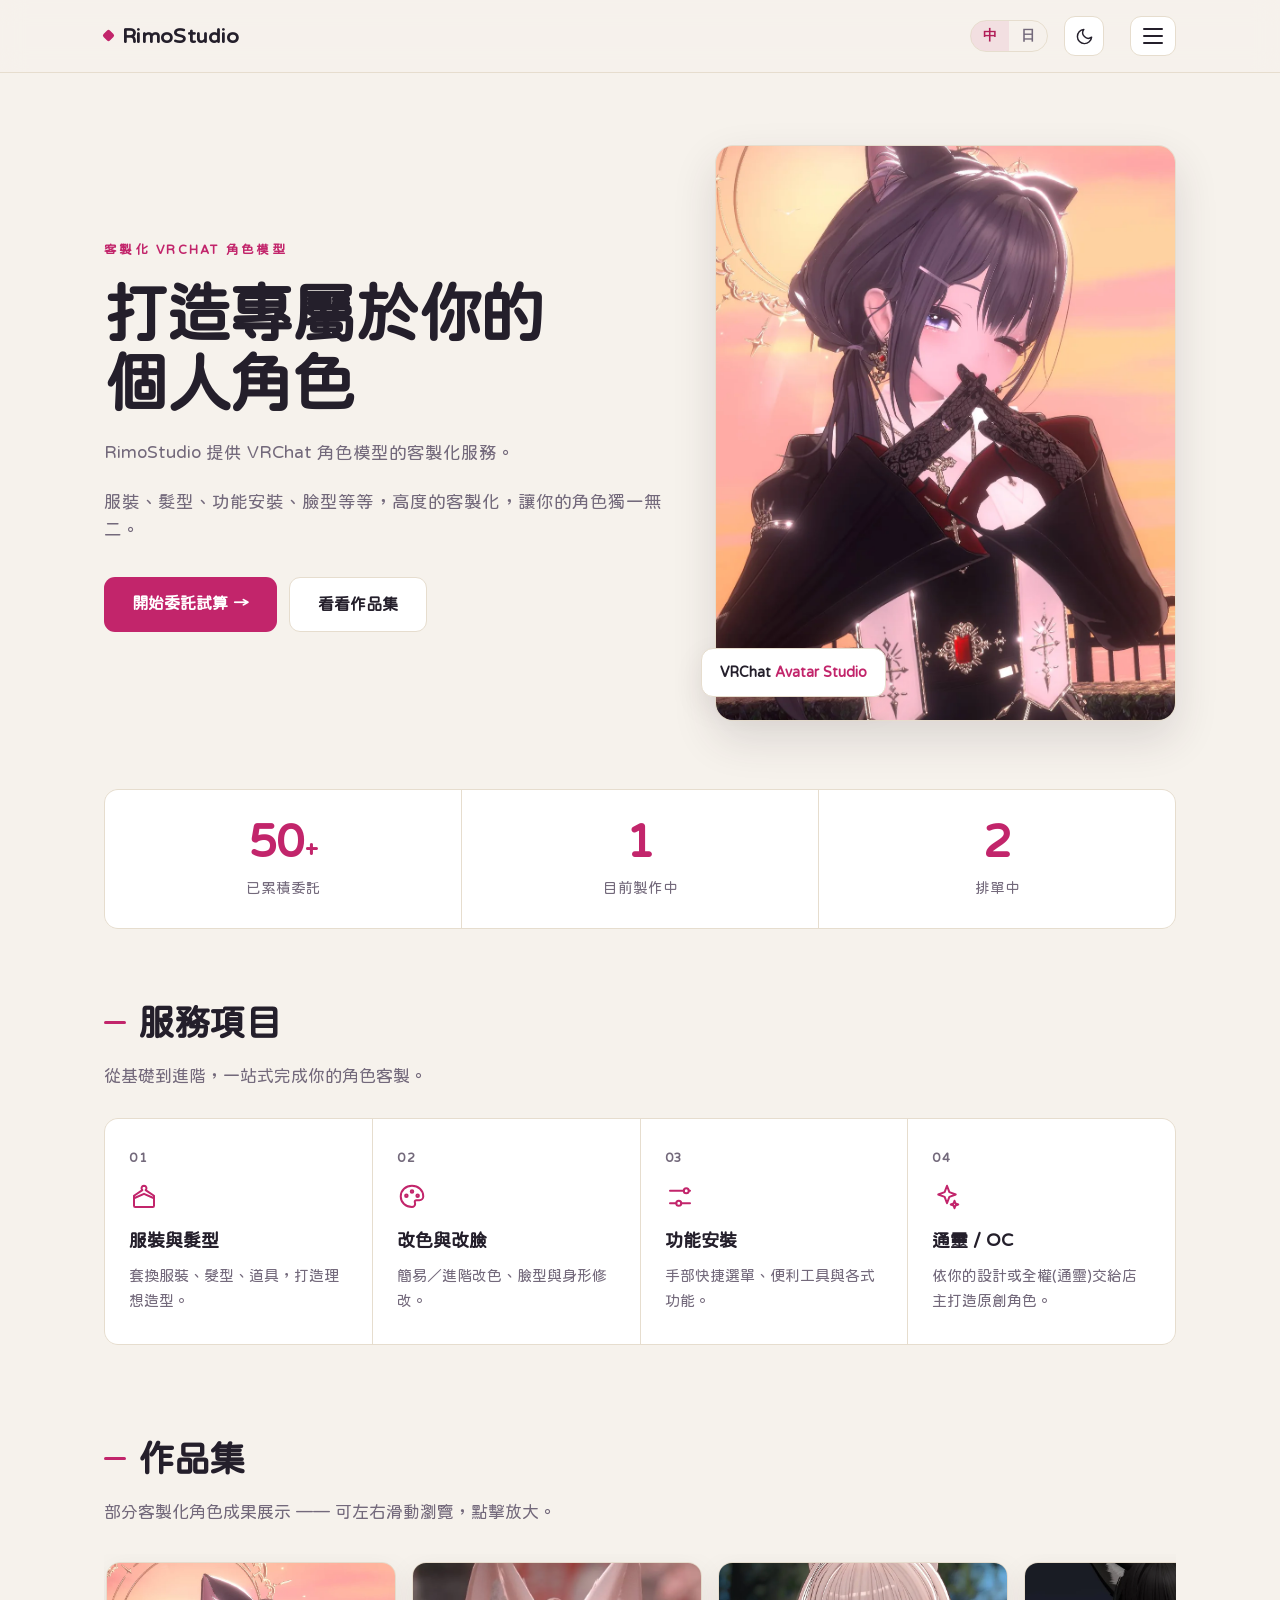
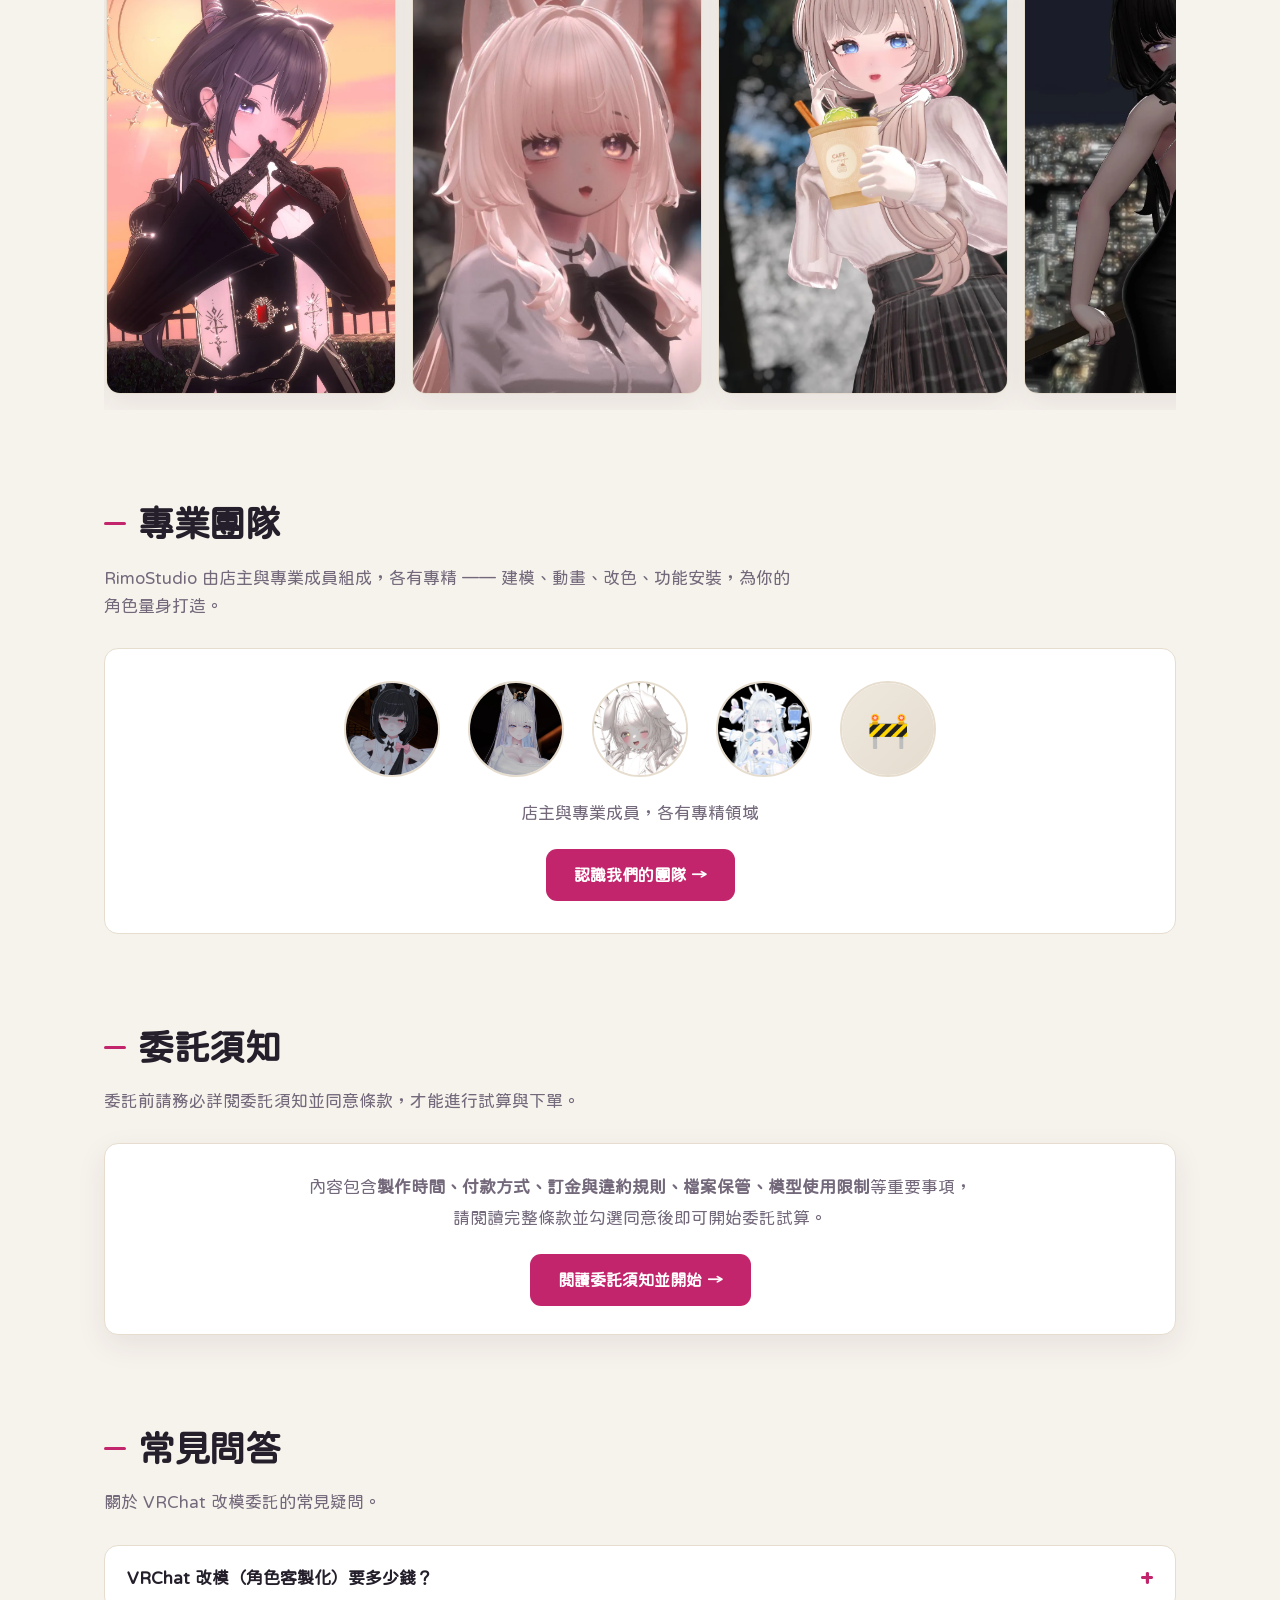
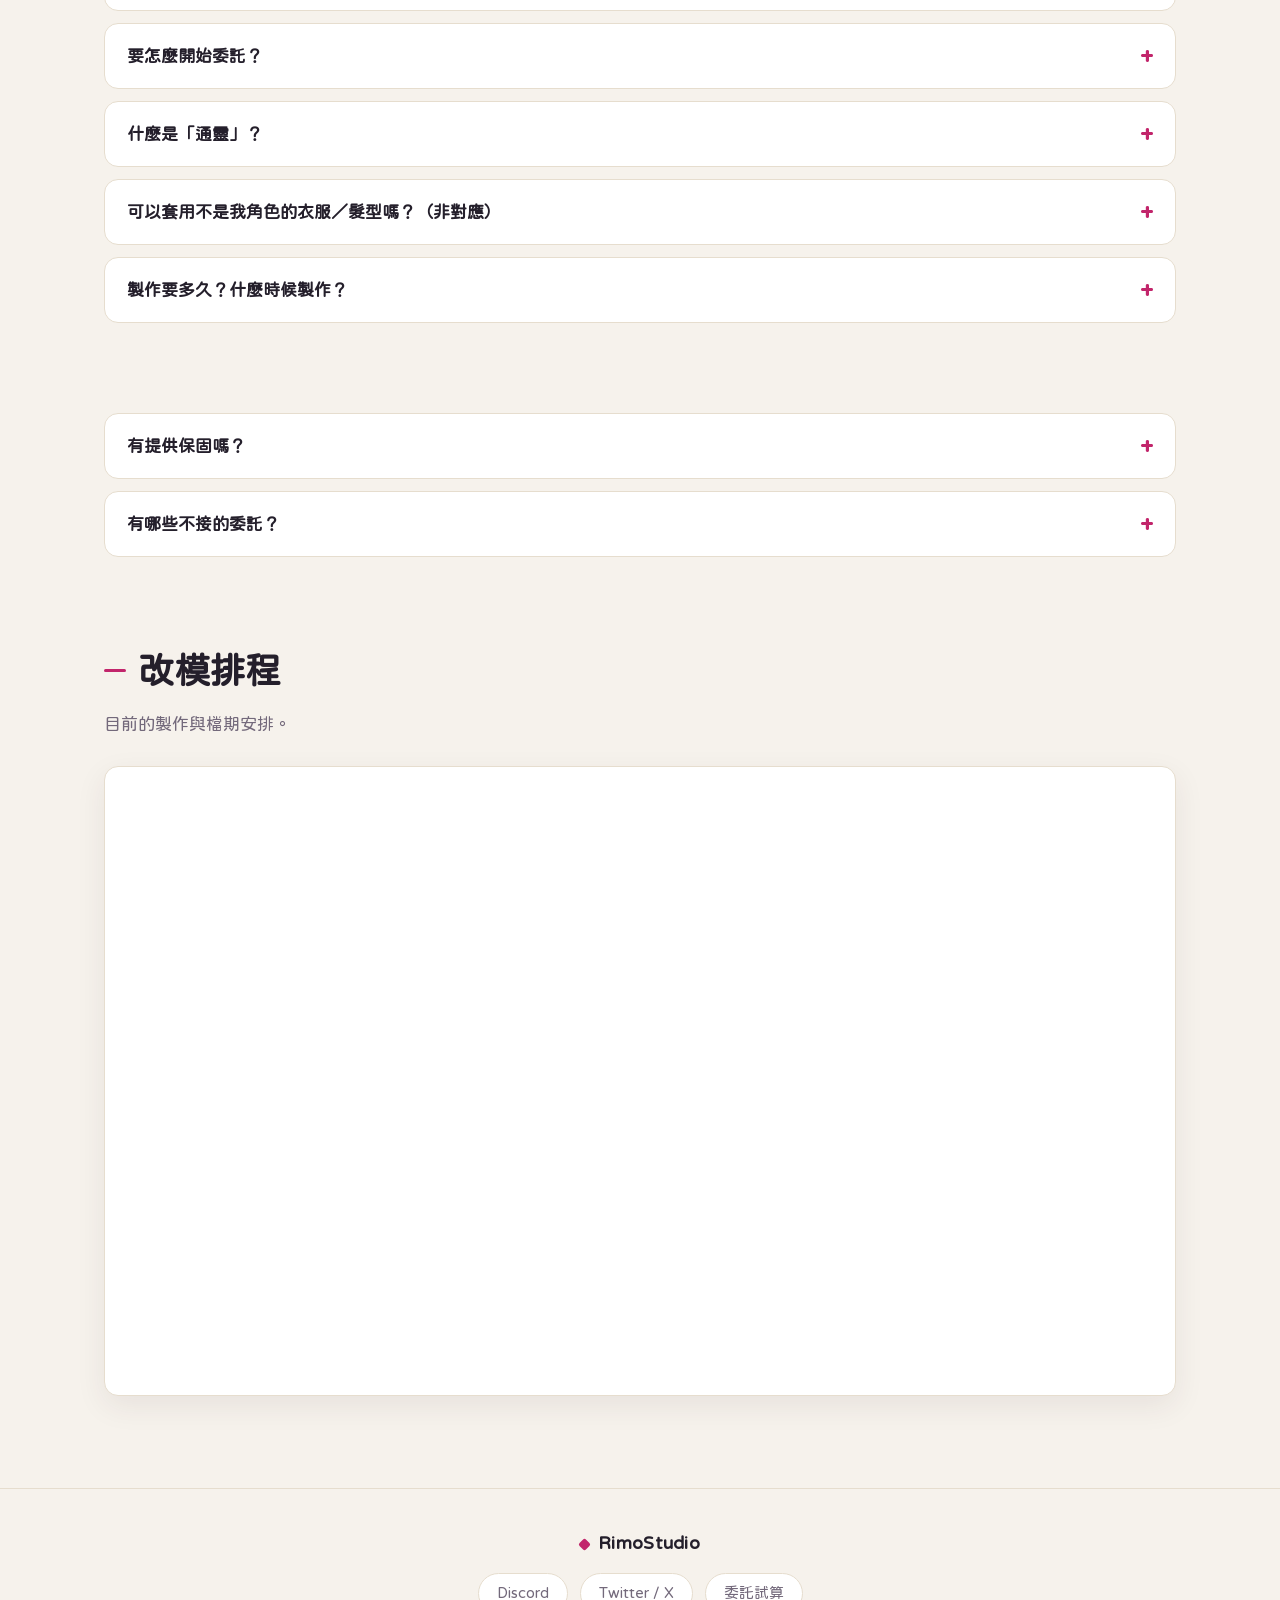
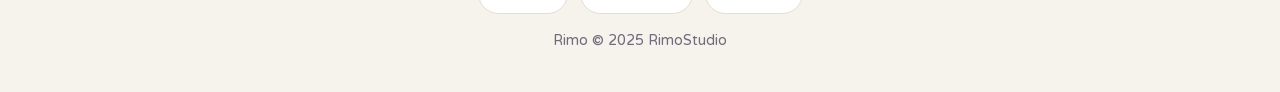
<file: index.html>
<!DOCTYPE html>
<html lang="zh-Hant">
<head>
<meta charset="UTF-8">
<meta name="viewport" content="width=device-width, initial-scale=1.0">
<title>RimoStudio｜VRChat 角色模型客製化・模型修改委託</title>
<meta name="description" content="RimoStudio —— VRChat 角色模型客製化服務。提供服裝、髮型、道具、功能安裝、改色、臉型與身形修改，以及通靈／OC 原創角色設計。線上委託試算，打造你的專屬虛擬分身。">
<meta name="keywords" content="VRChat,Avatar,虛擬分身,VRChat模型,模型修改,改模,VRChat改模,角色客製化,模型委託,VRChat委託,服裝,髮型,通靈,OC,虛擬角色,台灣">
<meta name="robots" content="index,follow">
<link rel="canonical" href="https://www.vrc-yune.org/">
<meta property="og:type" content="website">
<meta property="og:site_name" content="RimoStudio">
<meta property="og:locale" content="zh_TW">
<meta property="og:title" content="RimoStudio｜VRChat 角色模型客製化・模型修改委託">
<meta property="og:description" content="VRChat 角色模型客製化服務：服裝、髮型、功能安裝、改色改臉、通靈／OC 原創角色。線上委託試算，打造你的專屬虛擬分身。">
<meta property="og:url" content="https://www.vrc-yune.org/">
<meta property="og:image" content="https://www.vrc-yune.org/assets/og.jpg">
<meta name="twitter:card" content="summary_large_image">
<meta name="twitter:title" content="RimoStudio｜VRChat 角色模型客製化">
<meta name="twitter:description" content="VRChat 角色模型客製化服務，線上委託試算，打造你的專屬虛擬分身。">
<meta name="twitter:image" content="https://www.vrc-yune.org/assets/og.jpg">
<script type="application/ld+json">
{
  "@context": "https://schema.org",
  "@type": "ProfessionalService",
  "name": "RimoStudio",
  "description": "VRChat 角色模型客製化服務：服裝、髮型、道具、功能安裝、改色、臉型與身形修改，以及通靈／OC 原創角色設計。",
  "url": "https://www.vrc-yune.org/",
  "image": "https://www.vrc-yune.org/assets/og.jpg",
  "serviceType": "VRChat 角色模型客製化",
  "sameAs": [
    "https://discord.gg/tzbvaHy9Kx",
    "https://x.com/Rimooo_vrc"
  ]
}
</script>
<script type="application/ld+json">
{
  "@context": "https://schema.org",
  "@type": "FAQPage",
  "mainEntity": [
    {"@type":"Question","name":"VRChat 改模（角色客製化）要多少錢？","acceptedAnswer":{"@type":"Answer","text":"費用依方案與加購項目而定：代客上傳 NT$250、組合方案從 NT$1,200 起（友好方案）、通靈／OC 從 NT$4,500 起。可到委託試算頁自由選擇方案與加購項目，即時估算費用。"}},
    {"@type":"Question","name":"要怎麼開始委託？","acceptedAnswer":{"@type":"Answer","text":"三個步驟：① 閱讀並同意委託須知 → ② 用委託試算估價 → ③ 透過 Discord 聯繫店主確認委託。"}},
    {"@type":"Question","name":"什麼是通靈？","acceptedAnswer":{"@type":"Answer","text":"通靈是指你不需要提供明確設計，全權交由店主依風格為你打造原創角色；也可以提供設計圖或喜歡的風格（風格方案）。"}},
    {"@type":"Question","name":"可以套用不是我角色的衣服或髮型嗎？（非對應）","acceptedAnswer":{"@type":"Answer","text":"可以。原本為其他角色設計的商品套到你的模型上稱為非對應，因為需要額外適配，費用會比對應角色高一些。"}},
    {"@type":"Question","name":"製作要多久？什麼時候製作？","acceptedAnswer":{"@type":"Answer","text":"製作時間為平日 20:00–22:00，假日休息。實際工期依項目複雜度而定，確切時程會在委託時與店主確認。"}},
    {"@type":"Question","name":"需要訂金嗎？怎麼付款？","acceptedAnswer":{"@type":"Answer","text":"目前接受銀行／ATM 轉帳，海外客戶可使用 PayPal；收款資訊會在透過 Discord 聯繫後提供。製作前需先支付訂金（總金額 50%）或全額才會開始製作。"}},
    {"@type":"Question","name":"有提供保固嗎？","acceptedAnswer":{"@type":"Answer","text":"有。標準保固為角色驗收後 7 天內免費修復製作瑕疵。也可加購保固，每月 NT$700、最多 6 個月。"}},
    {"@type":"Question","name":"有哪些不接的委託？","acceptedAnswer":{"@type":"Answer","text":"目前暫不接受歐美 / Furry 模型委託（未來考慮開放）。另外禁止分享由本工作室出品的任何模型。"}}
  ]
}
</script>
<link rel="icon" type="image/svg+xml" href="assets/favicon.svg">
<script>
  document.documentElement.classList.add('js');
  /* 保險：app.js 若載入失敗，3 秒後移除 .js 讓內容直接顯示，避免整頁空白 */
  setTimeout(function(){ if(!window.__rimoAppLoaded) document.documentElement.classList.remove('js'); }, 3000);
  /* 圖片載不出來時顯示佔位圖。站上圖片一律 WebP（2020 年後的瀏覽器全支援），
     不放 .jpg 備援。定義在 <head> 才能保證圖片出錯時它已存在。 */
  function imgFallback(img, placeholder){
    if(img.parentNode) img.parentNode.innerHTML = placeholder;
  }
</script>
<script>(function(){try{if(localStorage.getItem('rimo_theme')==='dark')document.documentElement.setAttribute('data-theme','dark');}catch(e){}})();</script>
<link rel="preconnect" href="https://fonts.googleapis.com">
<link rel="preconnect" href="https://fonts.gstatic.com" crossorigin>
<link href="https://fonts.googleapis.com/css2?family=Huninn&display=swap" rel="stylesheet">
<link rel="stylesheet" href="assets/style.css?v=21">
<style>
  /* 首頁專用 —— 雜誌感雙欄 Hero */
  .hero{padding:72px 0 40px;position:relative}
  .hero-grid{display:grid;grid-template-columns:1.1fr .9fr;gap:48px;align-items:center}
  .hero .eyebrow{margin-bottom:18px}
  .hero h1{font-size:clamp(38px,6vw,64px);line-height:1.1;letter-spacing:-.02em;
    font-weight:800;color:var(--text)}
  .hero h1 em{font-style:normal;color:var(--accent)}
  .hero p{color:var(--muted);max-width:52ch;margin:20px 0 0;font-size:17.5px}
  .hero-btns{display:flex;gap:12px;margin-top:32px;flex-wrap:wrap}
  .hero-art{position:relative}
  .hero-art .frame{position:relative;border-radius:18px;overflow:hidden;
    border:1px solid var(--line);box-shadow:var(--shadow-hover);aspect-ratio:4/5;background:var(--panel-2)}
  .hero-art .frame img{width:100%;height:100%;object-fit:cover;display:block}
  .hero-art .badge{position:absolute;left:-14px;bottom:24px;background:var(--panel);
    border:1px solid var(--line);border-radius:12px;padding:12px 18px;box-shadow:var(--shadow);
    font-weight:700;font-size:14px;color:var(--text)}
  .hero-art .badge span{color:var(--accent)}
  @media(max-width:820px){
    .hero{padding:48px 0 24px}
    .hero-grid{grid-template-columns:1fr;gap:32px}
    .hero-art{max-width:380px;margin:0 auto}
    .hero p{max-width:none}
  }
  /* 工作室實績（三格數字） */
  .stats{display:grid;grid-template-columns:repeat(3,1fr);gap:1px;background:var(--line);
    border:1px solid var(--line);border-radius:var(--radius);overflow:hidden;margin-top:28px}
  .stats .stat{background:var(--panel);padding:28px 16px;text-align:center}
  .stats .num{font-size:clamp(30px,5vw,46px);font-weight:800;color:var(--accent);
    line-height:1;letter-spacing:-.02em}
  .stats .num small{font-size:.5em;font-weight:700;margin-left:2px}
  .stats .lbl{color:var(--muted);font-size:14.5px;margin-top:12px}
  @media(max-width:520px){.stats .stat{padding:20px 8px}}
  .stats-updated{color:var(--muted);font-size:12.5px;margin-top:8px;text-align:right}
  /* 常見問答 FAQ */
  .faq{display:flex;flex-direction:column;gap:12px}
  .faq details{background:var(--panel);border:1px solid var(--line);border-radius:var(--radius);
    overflow:hidden;transition:border-color .2s}
  .faq details[open]{border-color:var(--accent)}
  .faq summary{list-style:none;cursor:pointer;padding:18px 22px;font-size:17px;font-weight:600;
    display:flex;align-items:center;gap:12px;color:var(--text)}
  .faq summary::-webkit-details-marker{display:none}
  .faq summary::after{content:"+";margin-left:auto;font-size:24px;color:var(--accent);
    transition:transform .25s ease;line-height:1}
  .faq details[open] summary::after{transform:rotate(45deg)}
  .faq summary:hover{color:var(--accent-2)}
  .faq .fa-body{padding:0 22px 20px;color:var(--muted);font-size:15.5px;line-height:1.85}
  .faq .fa-body a{color:var(--accent-2)}
  /* 首頁團隊區塊 */
  .team-preview{background:var(--panel);border:1px solid var(--line);border-radius:var(--radius);
    padding:32px 24px;text-align:center}
  .tp-avatars{display:flex;justify-content:center;gap:28px;flex-wrap:wrap;margin-bottom:22px}
  .tp-ava{width:96px;height:96px;border-radius:50%;overflow:hidden;
    border:2px solid var(--line);background:var(--panel-2);transition:.2s}
  .tp-ava:hover{border-color:var(--accent);transform:translateY(-4px)}
  .tp-ava img{width:100%;height:100%;object-fit:cover;display:block}
  .tp-ava .ph{width:100%;height:100%;display:flex;align-items:center;justify-content:center;
    font-size:34px;color:var(--muted);background:linear-gradient(135deg,#efe8dd,#e4dccf)}
  .team-preview p{color:var(--muted);margin-bottom:22px}
  /* 語言切換 */
  .lang-switch{margin-left:auto;display:inline-flex;border:1px solid var(--line);
    border-radius:999px;overflow:hidden}
  .lang-switch button{background:transparent;border:none;color:var(--muted);
    padding:6px 12px;cursor:pointer;font-size:14px;font-weight:600;transition:.15s}
  .lang-switch button.active{background:var(--accent-soft);color:var(--accent-2)}
  .lang-switch button:not(.active):hover{color:var(--text)}
  .nav-inner .nav-toggle{margin-left:10px}
</style>
</head>
<body>

<div class="orbs"><span class="orb a"></span><span class="orb b"></span><span class="orb c"></span></div>

<nav class="nav"><div class="nav-inner">
  <span class="brand">RimoStudio</span>
  <div class="lang-switch">
    <button data-lang-btn="zh">中</button><button data-lang-btn="ja">日</button>
  </div>
  <button class="theme-toggle" data-theme-toggle aria-label="切換深色主題" aria-pressed="false">
    <svg class="moon" viewBox="0 0 24 24"><path d="M21 12.8A9 9 0 1 1 11.2 3a7 7 0 0 0 9.8 9.8Z"/></svg>
    <svg class="sun" viewBox="0 0 24 24"><circle cx="12" cy="12" r="4.2"/><path d="M12 2v2M12 20v2M4.9 4.9l1.4 1.4M17.7 17.7l1.4 1.4M2 12h2M20 12h2M4.9 19.1l1.4-1.4M17.7 6.3l1.4-1.4"/></svg>
  </button>
  <button class="nav-toggle" aria-label="開啟選單" aria-expanded="false"><span></span><span></span><span></span></button>
  <div class="nav-links">
    <a href="index.html" data-i18n="nav.home">首頁</a>
    <a href="#gallery" data-i18n="nav.gallery">作品集</a>
    <a href="team.html" data-i18n="nav.team">團隊介紹</a>
    <a href="terms.html" data-i18n="nav.terms">委託須知</a>
    <a href="glossary.html" data-i18n="nav.glossary">用詞說明</a>
    <a href="#faq" data-i18n="nav.faq">常見問答</a>
    <a href="#schedule" data-i18n="nav.schedule">改模排程</a>
    <a href="estimate.html" class="cta" data-i18n="nav.estimate">委託試算</a>
  </div>
</div></nav>
<div class="nav-backdrop"></div>

<header class="hero">
  <div class="wrap hero-grid">
    <div class="hero-copy stagger">
      <span class="eyebrow reveal" data-i18n="hero.tag">客製化 VRChat 角色模型</span>
      <h1 class="reveal" data-i18n="hero.h1">打造專屬於你的<br>個人角色</h1>
      <p class="reveal" data-i18n="hero.p1">RimoStudio 提供 VRChat 角色模型的客製化服務。</p>
      <p class="reveal" data-i18n="hero.p2">服裝、髮型、功能安裝、臉型等等，高度的客製化，讓你的角色獨一無二。</p>
      <div class="hero-btns reveal">
        <a href="terms.html" class="btn btn-primary" data-i18n="hero.btn1">開始委託試算 →</a>
        <a href="#gallery" class="btn btn-ghost" data-i18n="hero.btn2">看看作品集</a>
      </div>
    </div>
    <div class="hero-art reveal right">
      <div class="frame">
        <img src="assets/gallery/1.webp" alt="RimoStudio VRChat 客製化角色作品" loading="eager"
          onerror="imgFallback(this,'<div class=&quot;ph&quot; style=&quot;width:100%;height:100%;display:flex;align-items:center;justify-content:center;color:var(--muted)&quot;>作品主視覺</div>')">
      </div>
      <div class="badge" data-i18n="hero.badge">VRChat <span>Avatar Studio</span></div>
    </div>
  </div>
</header>

<main class="wrap">
  <!-- 工作室實績 —— 數字由後台控制；下面是後台讀取失敗時的備援預設值 -->
  <section class="stats reveal" aria-label="工作室實績">
    <div class="stat"><div class="num" id="statDone">50<small>+</small></div><div class="lbl" data-i18n="stats.done">已累積委託</div></div>
    <div class="stat"><div class="num" id="statWip">1</div><div class="lbl" data-i18n="stats.wip">目前製作中</div></div>
    <div class="stat"><div class="num" id="statQueue">2</div><div class="lbl" data-i18n="stats.queue">排單中</div></div>
  </section>
  <div class="stats-updated" id="statsUpdated" hidden></div>

  <!-- 服務項目 -->
  <section class="section">
    <h2 class="reveal"><span class="dot"></span><span data-i18n="sec.services">服務項目</span></h2>
    <p class="lead reveal" data-i18n="services.lead">從基礎到進階，一站式完成你的角色客製。</p>
    <div class="features stagger">
      <div class="feature reveal">
        <div class="num">01</div>
        <div class="ico"><svg viewBox="0 0 24 24"><path d="M12 3a2 2 0 0 0-1.3 3.5L4 11v2l8-3.5 8 3.5v-2l-6.7-4.5A2 2 0 0 0 12 3Z"/><path d="M4 13v6a1 1 0 0 0 1 1h14a1 1 0 0 0 1-1v-6"/></svg></div>
        <h3 data-i18n="feat.1t">服裝與髮型</h3><p data-i18n="feat.1d">套換服裝、髮型、道具，打造理想造型。</p>
      </div>
      <div class="feature reveal">
        <div class="num">02</div>
        <div class="ico"><svg viewBox="0 0 24 24"><path d="M12 3C7 3 3 6.6 3 11.5S7 20 12 20a2.5 2.5 0 0 0 2.5-2.5c0-.7-.3-1.2-.3-1.8 0-.7.6-1.2 1.3-1.2H18a3 3 0 0 0 3-3C21 6.5 17 3 12 3Z"/><circle cx="7.5" cy="11" r="1"/><circle cx="12" cy="7.5" r="1"/><circle cx="16.5" cy="11" r="1"/></svg></div>
        <h3 data-i18n="feat.2t">改色與改臉</h3><p data-i18n="feat.2d">簡易／進階改色、臉型與身形修改。</p>
      </div>
      <div class="feature reveal">
        <div class="num">03</div>
        <div class="ico"><svg viewBox="0 0 24 24"><path d="M4 7h11"/><path d="M19 7h1"/><circle cx="17" cy="7" r="2"/><path d="M4 17h5"/><path d="M13 17h7"/><circle cx="11" cy="17" r="2"/></svg></div>
        <h3 data-i18n="feat.3t">功能安裝</h3><p data-i18n="feat.3d">手部快捷選單、便利工具與各式功能。</p>
      </div>
      <div class="feature reveal">
        <div class="num">04</div>
        <div class="ico"><svg viewBox="0 0 24 24"><path d="M12 3l1.9 5.1L19 10l-5.1 1.9L12 17l-1.9-5.1L5 10l5.1-1.9L12 3Z"/><path d="M18 15l.8 2.2L21 18l-2.2.8L18 21l-.8-2.2L15 18l2.2-.8L18 15Z"/></svg></div>
        <h3 data-i18n="feat.4t">通靈 / OC</h3><p data-i18n="feat.4d">依你的設計或全權(通靈)交給店主打造原創角色。</p>
      </div>
    </div>
  </section>

  <!-- 作品集 -->
  <section class="section" id="gallery">
    <h2 class="reveal"><span class="dot"></span><span data-i18n="sec.gallery">作品集</span></h2>
    <p class="lead reveal" data-i18n="gallery.lead">部分客製化角色成果展示 —— 可左右滑動瀏覽，點擊放大。</p>
    <div class="carousel reveal" id="galleryGrid"></div>
  </section>

  <!-- 專業團隊 -->
  <section class="section" id="team">
    <h2 class="reveal"><span class="dot"></span><span data-i18n="sec.team">專業團隊</span></h2>
    <p class="lead reveal" data-i18n="team.lead">RimoStudio 由店主與專業成員組成，各有專精 —— 建模、動畫、改色、功能安裝，為你的角色量身打造。</p>
    <div class="team-preview reveal">
      <a href="team.html" class="tp-avatars" aria-label="查看團隊介紹">
        <span class="tp-ava"><img src="assets/team/rimo/avatar.webp" alt="Rimo" loading="lazy" onerror="imgFallback(this,'<span class=&quot;ph&quot;>👤</span>')"></span>
        <span class="tp-ava"><img src="assets/team/pisa/avatar.webp" alt="Pisa" loading="lazy" onerror="imgFallback(this,'<span class=&quot;ph&quot;>👤</span>')"></span>
        <span class="tp-ava"><img src="assets/team/bacon/avatar.webp" alt="Bacon" loading="lazy" onerror="imgFallback(this,'<span class=&quot;ph&quot;>👤</span>')"></span>
        <span class="tp-ava"><img src="assets/team/kuro/avatar.webp" alt="Kuro" loading="lazy" onerror="imgFallback(this,'<span class=&quot;ph&quot;>👤</span>')"></span>
        <span class="tp-ava" title="Alam：資料建置中"><span class="ph">🚧</span></span>
      </a>
      <p data-i18n="team.note">店主與專業成員，各有專精領域</p>
      <a href="team.html" class="btn btn-primary" data-i18n="team.btn">認識我們的團隊 →</a>
    </div>
  </section>

  <!-- 委託須知（導向獨立頁面） -->
  <section class="section" id="terms">
    <h2 class="reveal"><span class="dot"></span><span data-i18n="sec.terms">委託須知</span></h2>
    <p class="lead reveal" data-i18n="terms.lead">委託前請務必詳閱委託須知並同意條款，才能進行試算與下單。</p>
    <div class="terms reveal" style="text-align:center">
      <p style="color:var(--muted);margin-bottom:20px;line-height:1.8" data-i18n="terms.body">
        內容包含<strong>製作時間、付款方式、訂金與違約規則、檔案保管、模型使用限制</strong>等重要事項，<br>
        請閱讀完整條款並勾選同意後即可開始委託試算。
      </p>
      <a href="terms.html" class="btn btn-primary" data-i18n="terms.btn">閱讀委託須知並開始 →</a>
    </div>
  </section>

  <!-- 常見問答 FAQ -->
  <section class="section" id="faq">
    <h2 class="reveal"><span class="dot"></span><span data-i18n="sec.faq">常見問答</span></h2>
    <p class="lead reveal" data-i18n="faq.lead">關於 VRChat 改模委託的常見疑問。</p>
    <div class="faq stagger">
      <details class="reveal"><summary data-i18n="faq.q1">VRChat 改模（角色客製化）要多少錢？</summary>
        <div class="fa-body" data-i18n="faq.a1">費用依方案與加購項目而定：代客上傳 NT$250、組合方案從 NT$1,200 起（友好方案）、通靈／OC 從 NT$4,500 起。你可以到 <a href="estimate.html">委託試算</a> 頁自由選擇方案與加購項目，即時估算費用。</div>
      </details>
      <details class="reveal"><summary data-i18n="faq.q2">要怎麼開始委託？</summary>
        <div class="fa-body" data-i18n="faq.a2">三個步驟：① 閱讀並同意 <a href="terms.html">委託須知</a> → ② 用 <a href="estimate.html">委託試算</a> 估價 → ③ 透過 <a href="https://discord.gg/tzbvaHy9Kx" target="_blank" rel="noopener">Discord</a> 聯繫店主確認委託。</div>
      </details>
      <details class="reveal"><summary data-i18n="faq.q3">什麼是「通靈」？</summary>
        <div class="fa-body" data-i18n="faq.a3">「通靈」是指你不需要提供明確設計，全權交由店主依風格為你打造原創角色；當然你也可以提供設計圖或喜歡的風格（風格方案）。更多名詞可參考 <a href="glossary.html">用詞說明</a>。</div>
      </details>
      <details class="reveal"><summary data-i18n="faq.q4">可以套用不是我角色的衣服／髮型嗎？（非對應）</summary>
        <div class="fa-body" data-i18n="faq.a4">可以。原本為其他角色設計的商品，套到你的模型上稱為「非對應」，因為需要額外適配，費用會比「對應角色」高一些。試算頁可分別選擇對應與非對應的數量。</div>
      </details>
      <details class="reveal"><summary data-i18n="faq.q5">製作要多久？什麼時候製作？</summary>
        <div class="fa-body" data-i18n="faq.a5">製作時間為平日 20:00–22:00（假日休息）。實際工期依項目複雜度而定，確切時程會在委託時與店主確認。目前檔期可參考首頁的「改模排程」。</div>
      </details>
      <details class="reveal"><summary data-i18n="faq.q6">需要訂金嗎？怎麼付款？</summary>
        <div class="fa-body" data-i18n="faq.a6">目前接受 <b>銀行／ATM 轉帳</b>，海外客戶可使用 <b>PayPal</b>；實際收款帳號或收款碼會在你透過 Discord 聯繫店主後提供。製作前需先支付訂金（總金額 50%）或全額才會開始製作；訂單在開始製作前皆可取消，一旦開始將依進度收取違約金，詳見 <a href="terms.html">委託須知</a>。</div>
      </details>
      <details class="reveal"><summary data-i18n="faq.q7">有提供保固嗎？</summary>
        <div class="fa-body" data-i18n="faq.a7">有。標準保固為角色驗收後 7 天內，免費修復製作瑕疵（如穿模、權重異常等）。也可加購保固，每月 NT$700、最多 6 個月。詳見 <a href="glossary.html">保固說明</a>。</div>
      </details>
      <details class="reveal"><summary data-i18n="faq.q8">有哪些不接的委託？</summary>
        <div class="fa-body" data-i18n="faq.a8">目前暫不接受歐美 / Furry 模型（未來考慮開放）。另外，禁止分享由本工作室出品的任何模型。</div>
      </details>
    </div>
  </section>

  <!-- 改模排程 -->
  <section class="section" id="schedule">
    <h2 class="reveal"><span class="dot"></span><span data-i18n="sec.schedule">改模排程</span></h2>
    <p class="lead reveal" data-i18n="schedule.lead">目前的製作與檔期安排。</p>
    <div class="cal-box reveal">
      <iframe src="https://calendar.google.com/calendar/embed?src=1cbd4bf29bf8e6618d2e45f01a871a949950ca574e1ee829e12ca2b120aea6bd%40group.calendar.google.com&ctz=Asia%2FTaipei" style="border: 0" width="800" height="600" frameborder="0" scrolling="no"></iframe>
    </div>
  </section>
</main>

<footer class="footer">
  <div class="brand">RimoStudio</div>
  <div class="social">
    <a href="https://discord.gg/tzbvaHy9Kx" target="_blank" rel="noopener">Discord</a>
    <a href="https://x.com/Rimooo_vrc" target="_blank" rel="noopener">Twitter / X</a>
    <a href="estimate.html" data-i18n="footer.estimate">委託試算</a>
  </div>
  <div>Rimo © 2025 RimoStudio</div>
</footer>

<!-- 燈箱 -->
<div class="lightbox" id="lightbox"><span class="x" id="lbClose">×</span><img id="lbImg" alt=""></div>

<script>
/* ===== 作品集 =====
   把照片放進 assets/gallery/ 資料夾，然後在下面陣列加入檔名與標題即可。
   （沒有對應圖片時會自動顯示佔位圖，不會破版） */
const GALLERY = [
  {src:'assets/gallery/1.webp', title:' '},
  {src:'assets/gallery/2.webp', title:' '},
  {src:'assets/gallery/3.webp', title:' '},
  {src:'assets/gallery/4.webp', title:' '},
  {src:'assets/gallery/5.webp', title:' '},
  {src:'assets/gallery/6.webp', title:' '},
  {src:'assets/gallery/7.webp', title:' '},
  {src:'assets/gallery/8.webp', title:' '},
  {src:'assets/gallery/9.webp', title:' '},
  {src:'assets/gallery/10.webp', title:' '},
  {src:'assets/gallery/11.webp', title:' '},
  {src:'assets/gallery/12.webp', title:' '},
  {src:'assets/gallery/13.webp', title:' '},
  {src:'assets/gallery/14.webp', title:' '},
  {src:'assets/gallery/15.webp', title:' '},
  {src:'assets/gallery/16.webp', title:' '},
  /* 團隊成員作品。wide:true 給橫式照片較寬的版位，
     不然 3:4 的直式版位會把左右兩邊裁掉一大半。 */
  {src:'assets/team/bacon/1.webp', title:' ', wide:true},
  {src:'assets/team/bacon/2.webp', title:' '},
  {src:'assets/team/bacon/3.webp', title:' '},
  {src:'assets/team/bacon/4.webp', title:' ', wide:true},
  {src:'assets/team/kuro/1.webp',  title:' '},
  {src:'assets/team/kuro/2.webp',  title:' '},
  {src:'assets/team/kuro/3.webp',  title:' '},
  {src:'assets/team/alam/2.webp',  title:' '},
  {src:'assets/team/alam/3.webp',  title:' ', wide:true},
];
const grid = document.getElementById('galleryGrid');
const COPIES = 3;  // 複製多份以達成無縫無限循環
const cardHTML = (g,i)=>`
  <div class="slide${g.wide ? ' wide' : ''}" data-i="${i}">
    <img src="${g.src}" alt="${g.title.trim() || 'RimoStudio VRChat 客製化角色作品 '+(i+1)}" loading="lazy" draggable="false"
      onload="this.parentNode.dataset.ok='1'"
      onerror="imgFallback(this,'<div class=&quot;ph&quot;><span class=&quot;pic&quot;>🖼️</span><span>放上你的作品照片</span></div>')">
    ${g.title.trim() ? `<div class="cap">${g.title}</div>` : ''}
  </div>`;
let out=''; for(let c=0;c<COPIES;c++){ out += GALLERY.map(cardHTML).join(''); }
grid.innerHTML = out;

// 量測「一組」的寬度，並把捲動定位到中間那組
let setW = 0;
function measure(){
  const s = grid.children;
  setW = (s.length > GALLERY.length) ? (s[GALLERY.length].offsetLeft - s[0].offsetLeft)
                                      : grid.scrollWidth / COPIES;
  if(setW) grid.scrollLeft = setW;
}
requestAnimationFrame(measure);
window.addEventListener('load', measure);
window.addEventListener('resize', measure);

// 無限循環：超出中間組就跳回，肉眼無縫
grid.addEventListener('scroll', ()=>{
  if(!setW) return;
  if(grid.scrollLeft < setW) grid.scrollLeft += setW;
  else if(grid.scrollLeft >= setW*2) grid.scrollLeft -= setW;
});

// 緩慢自動飄移（尊重「減少動態」；hover / 拖曳時暫停）
const reduce = window.matchMedia('(prefers-reduced-motion: reduce)').matches;
let auto = !reduce, down = false;
function tick(){ if(auto && setW) grid.scrollLeft += 0.5; requestAnimationFrame(tick); }
if(!reduce) requestAnimationFrame(tick);
grid.addEventListener('mouseenter', ()=>{ auto = false; });
grid.addEventListener('mouseleave', ()=>{ if(!down && !reduce) auto = true; });
grid.addEventListener('touchstart', ()=>{ auto = false; }, {passive:true});
grid.addEventListener('touchend', ()=>{ if(!reduce) setTimeout(()=>{ auto = true; }, 1500); }, {passive:true});

// 滑鼠拖曳捲動（僅滑鼠；觸控用原生捲動）
let startX=0, startScroll=0, moved=false;
grid.addEventListener('pointerdown', e=>{
  if(e.pointerType !== 'mouse') return;
  down=true; moved=false; startX=e.clientX; startScroll=grid.scrollLeft;
  grid.classList.add('dragging'); auto=false;
});
window.addEventListener('pointermove', e=>{
  if(!down) return;
  const dx = e.clientX - startX;
  if(Math.abs(dx) > 4) moved = true;
  grid.scrollLeft = startScroll - dx;
});
window.addEventListener('pointerup', ()=>{
  if(!down) return; down=false; grid.classList.remove('dragging');
});

// 燈箱（拖曳過就不觸發點擊放大）
const lb=document.getElementById('lightbox'), lbImg=document.getElementById('lbImg');
grid.addEventListener('click', e=>{
  if(moved){ moved=false; return; }
  const item = e.target.closest('.slide'); if(!item || item.dataset.ok!=='1') return;
  const im = item.querySelector('img');
  lbImg.src = im ? im.src : GALLERY[item.dataset.i].src;
  lb.classList.add('open');
});
document.getElementById('lbClose').onclick=()=>lb.classList.remove('open');
lb.onclick=e=>{if(e.target===lb)lb.classList.remove('open')};
document.addEventListener('keydown', e=>{ if(e.key==='Escape') lb.classList.remove('open'); });

/* ===== 首頁實績數字（從 Worker 後台讀取；讀取失敗就沿用上方預設值） ===== */
(function(){
  const STATUS_API = 'https://rimo-discount.u1788u1788.workers.dev';
  let upd = 0;
  function setNum(id, val){
    const el = document.getElementById(id); if(el==null || val==null || val==='') return;
    const m = String(val).match(/^(\d+)(\D.*)?$/);   // 例如 "800+" → 800 + 小字 "+"
    if(m) el.innerHTML = m[1] + (m[2] ? '<small>'+m[2]+'</small>' : '');
    else el.textContent = String(val);
  }
  function renderUpdated(){
    if(!upd) return;
    const el = document.getElementById('statsUpdated'); if(!el) return;
    const ja = (window.__rimoLang === 'ja');
    const s = new Date(upd).toLocaleDateString(ja ? 'ja-JP' : 'zh-TW');
    el.textContent = (ja ? '最終更新 ' : '最後更新 ') + s;
    el.hidden = false;
  }
  fetch(STATUS_API + '/api/status').then(r=>r.json()).then(d=>{
    if(!d || !d.ok) return;
    setNum('statDone', d.done);
    setNum('statWip',  d.wip);
    setNum('statQueue',d.queue);
    if(d.updated){ upd = d.updated; renderUpdated(); }
  }).catch(()=>{});
  document.addEventListener('rimo:lang', renderUpdated);
})();
</script>
<!-- 進場動畫（共用） -->
<script src="assets/app.js?v=4"></script>
<script src="assets/i18n.js?v=9"></script>
</body>
</html>
</file>
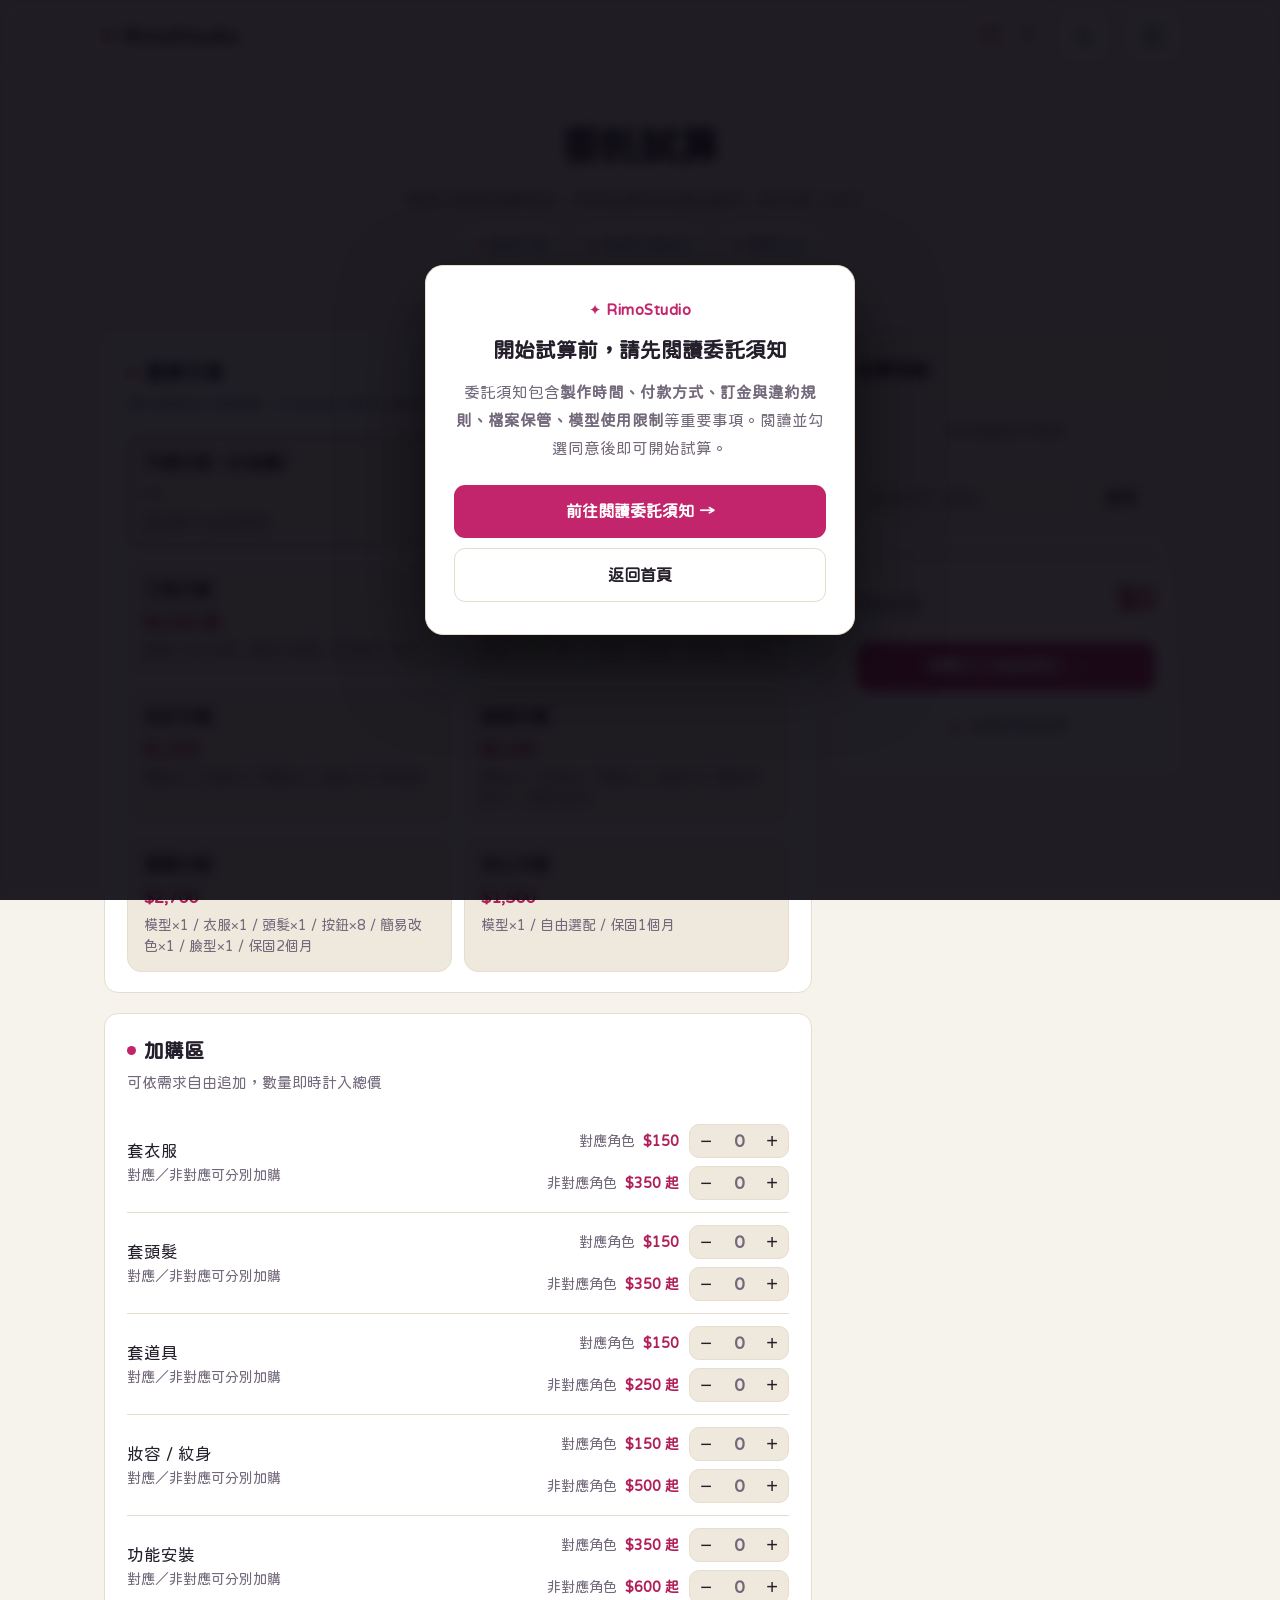
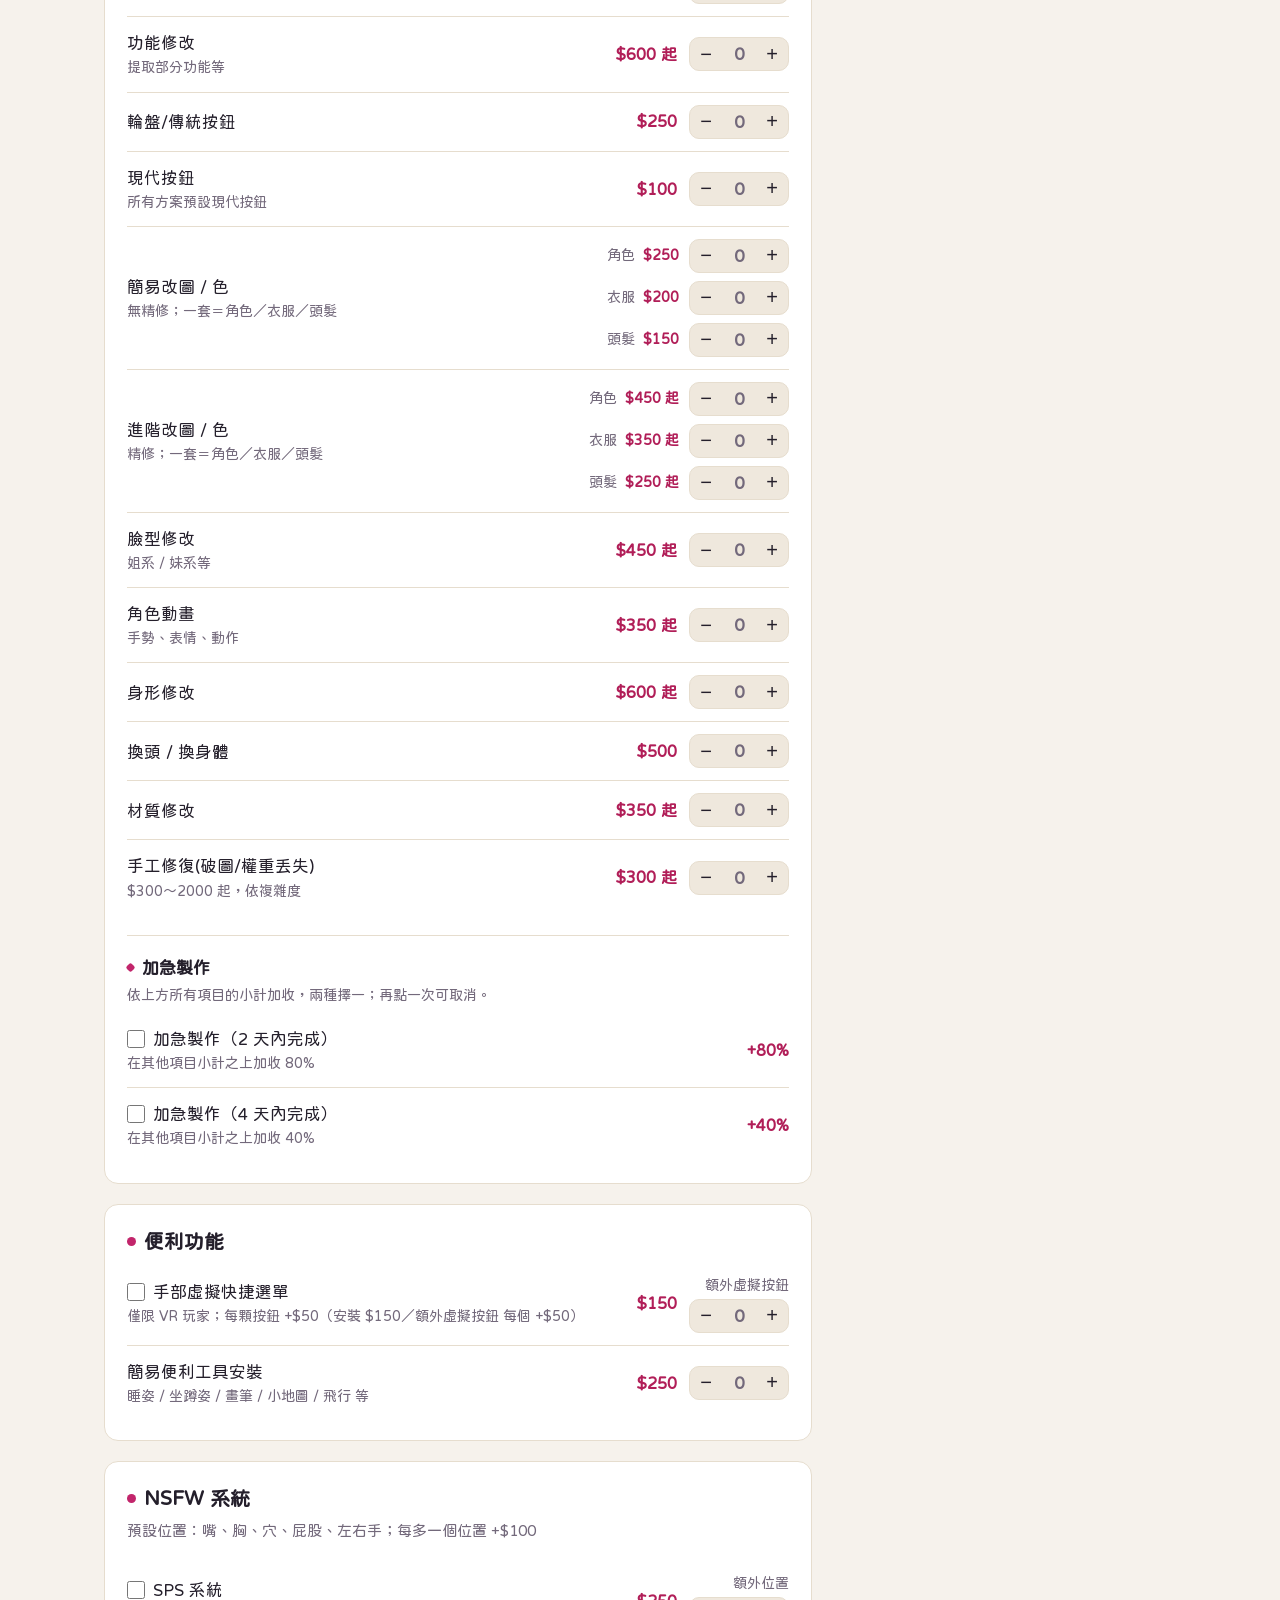
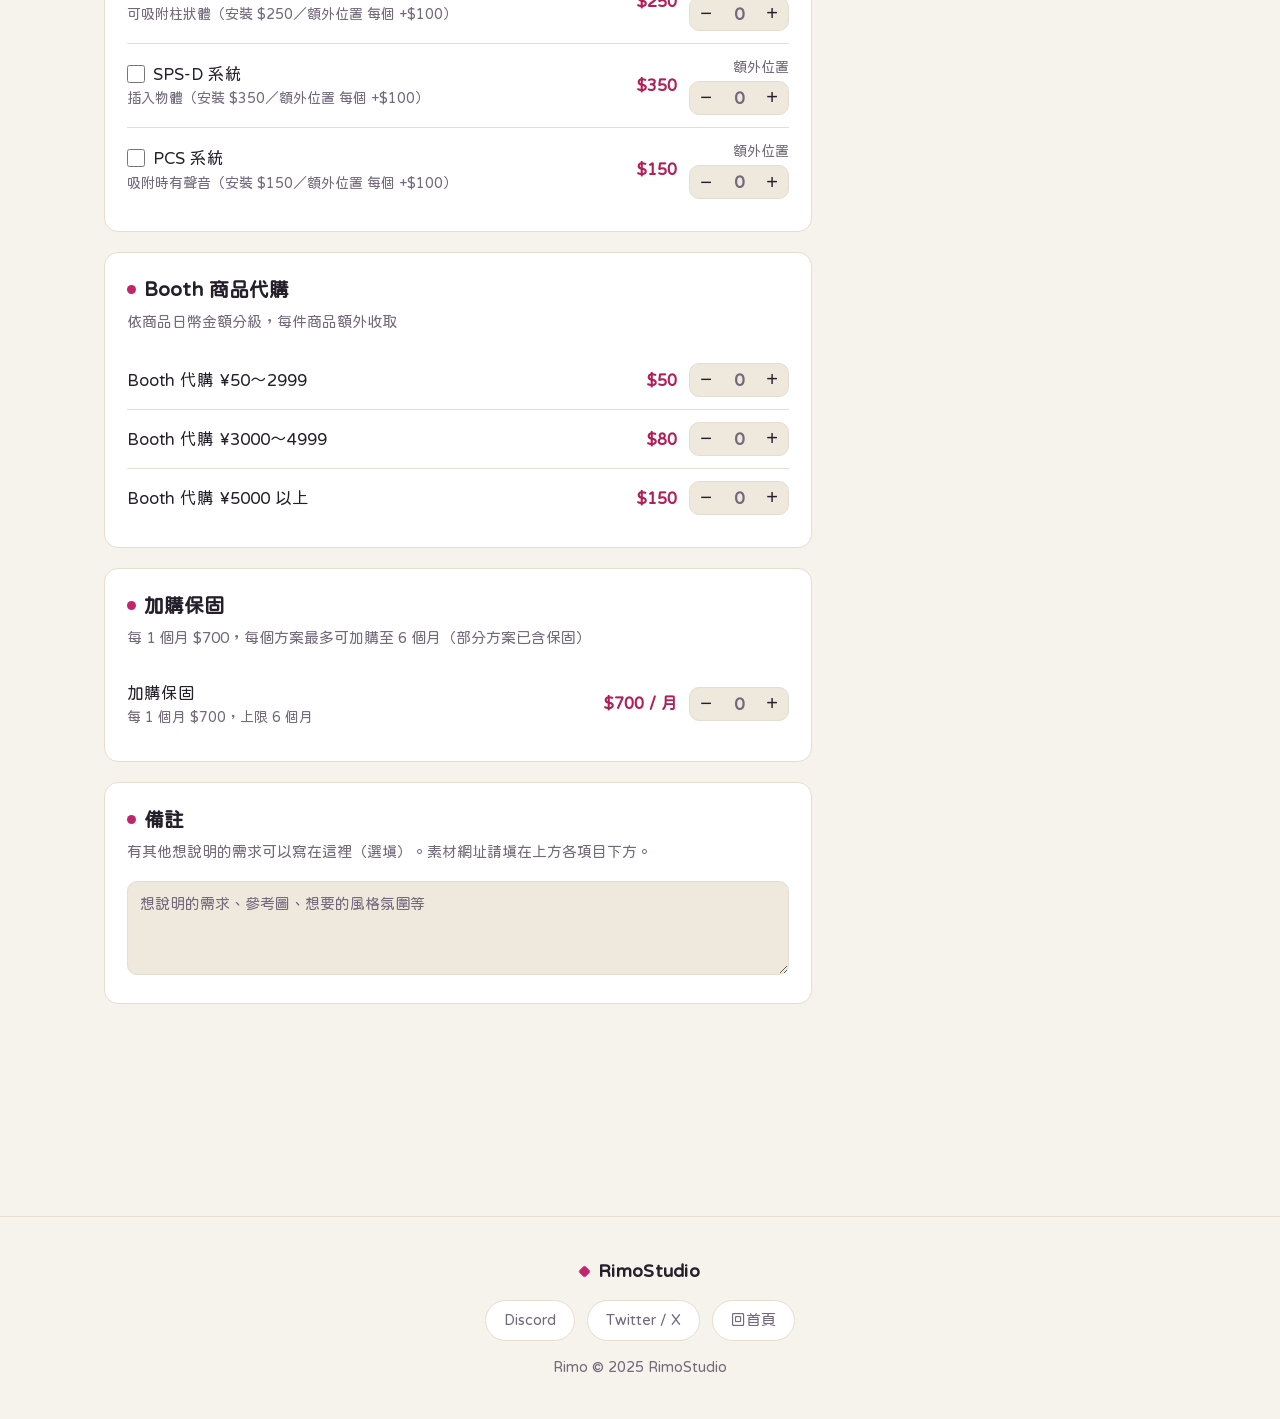
<file: estimate.html>
<!DOCTYPE html>
<html lang="zh-Hant">
<head>
<meta charset="UTF-8">
<meta name="viewport" content="width=device-width, initial-scale=1.0">
<title>委託試算｜RimoStudio VRChat 模型客製化報價</title>
<meta name="description" content="RimoStudio 線上委託試算 —— 選擇方案與加購項目，即時估算 VRChat 角色模型客製化費用。">
<meta name="keywords" content="VRChat,模型修改,改模,角色客製化,委託試算,報價,價目表,RimoStudio">
<meta name="robots" content="index,follow">
<link rel="canonical" href="https://www.vrc-yune.org/estimate.html">
<meta property="og:type" content="website">
<meta property="og:site_name" content="RimoStudio">
<meta property="og:locale" content="zh_TW">
<meta property="og:title" content="委託試算｜RimoStudio">
<meta property="og:description" content="線上估算 VRChat 角色模型客製化費用。">
<meta property="og:url" content="https://www.vrc-yune.org/estimate.html">
<meta property="og:image" content="https://www.vrc-yune.org/assets/og.jpg">
<link rel="icon" type="image/svg+xml" href="assets/favicon.svg">
<script>
  document.documentElement.classList.add('js');
  /* 保險：app.js 若載入失敗，3 秒後移除 .js 讓內容直接顯示，避免整頁空白 */
  setTimeout(function(){ if(!window.__rimoAppLoaded) document.documentElement.classList.remove('js'); }, 3000);
  /* 委託須知閘門：同意效期 24 小時。
     未同意或已過期者顯示同意遮罩 —— 不做轉址，
     這樣搜尋引擎仍能正常收錄本頁的方案與價目內容。 */
  (function(){
    var ONE_DAY = 86400000;
    var t = 0;
    // 無痕模式／封鎖網站資料時 localStorage 會直接 throw，包起來才不會整段掛掉
    try { t = +localStorage.getItem('rimo_agreed') || 0; } catch(e) {}
    var agreed = (t && Date.now() - t <= ONE_DAY)
      // 備援：localStorage 寫不進去時（無痕模式），改認 terms.html 帶過來的參數，
      // 否則使用者同意完又被擋回去，會變成無限迴圈
      || location.search.indexOf('agreed=1') >= 0;
    if(!agreed){ document.documentElement.classList.add('gate-locked'); }
  })();
</script>
<script>(function(){try{if(localStorage.getItem('rimo_theme')==='dark')document.documentElement.setAttribute('data-theme','dark');}catch(e){}})();</script>
<link rel="preconnect" href="https://fonts.googleapis.com">
<link rel="preconnect" href="https://fonts.gstatic.com" crossorigin>
<link href="https://fonts.googleapis.com/css2?family=Huninn&display=swap" rel="stylesheet">
<link rel="stylesheet" href="assets/style.css?v=21">
<style>
  .wrap{padding-bottom:120px}
  .page-head{text-align:center;padding:40px 0 8px}
  .page-head h1{font-size:clamp(28px,4vw,40px);letter-spacing:-.01em;font-weight:800;color:var(--text)}
  .page-head p{color:var(--muted);margin-top:6px}
  .steps{display:flex;gap:8px;justify-content:center;flex-wrap:wrap;margin-top:14px}
  .steps span{font-size:15px;color:var(--muted);background:var(--panel);
    border:1px solid var(--line);border-radius:999px;padding:6px 14px}
  .steps b{color:var(--accent)}

  .layout{display:grid;grid-template-columns:1fr 340px;gap:24px;margin-top:24px;align-items:start}
  @media(max-width:860px){.layout{grid-template-columns:1fr}}

  section.card{background:var(--panel);border:1px solid var(--line);
    border-radius:var(--radius);padding:20px 22px;margin-bottom:20px}
  section.card > h2{font-size:20px;margin-bottom:4px;display:flex;align-items:center;gap:8px}
  section.card > .sub{color:var(--muted);font-size:15px;margin-bottom:16px}
  h2 .dot{width:9px;height:9px;border-radius:50%;background:var(--accent);display:inline-block}

  .plans{display:grid;grid-template-columns:1fr 1fr;gap:12px}
  @media(max-width:520px){.plans{grid-template-columns:1fr}}
  .plan{position:relative;border:1.5px solid var(--line);border-radius:14px;
    padding:14px 16px;cursor:pointer;transition:.15s;background:var(--panel-2)}
  .plan:hover{border-color:var(--accent)}
  .plan.sel{border-color:var(--accent);box-shadow:0 0 0 3px var(--accent-soft)}
  .plan input{position:absolute;opacity:0;pointer-events:none}
  .plan .pname{font-weight:600;font-size:17px}
  .plan .pprice{color:var(--accent-2);font-weight:700;margin:4px 0}
  .plan .pnote{color:var(--muted);font-size:14px;line-height:1.5}

  .row{display:flex;align-items:center;gap:12px;padding:12px 0;border-top:1px solid var(--line)}
  .row:first-of-type{border-top:none}
  .row .info{flex:1;min-width:0}
  .row .rname{font-size:16.5px;font-weight:500}
  .row .rnote{color:var(--muted);font-size:14px}
  .row .price{color:var(--accent-2);font-weight:600;white-space:nowrap;font-size:16px}
  .badge{display:inline-block;font-size:12px;background:var(--accent-soft);color:var(--accent);
    border-radius:6px;padding:1px 6px;margin-left:6px;vertical-align:middle}

  .stepper{display:flex;align-items:center;background:var(--panel-2);
    border:1px solid var(--line);border-radius:10px;overflow:hidden}
  .stepper button{width:32px;height:32px;border:none;background:transparent;color:var(--text);
    font-size:20px;cursor:pointer;transition:.1s}
  .stepper button:hover{background:var(--accent-soft);color:var(--accent)}
  .stepper .val{width:34px;text-align:center;font-variant-numeric:tabular-nums;font-weight:600}
  .stepper.zero .val{color:var(--muted)}

  .alt-toggle{font-size:11px;color:var(--muted);cursor:pointer;user-select:none;
    display:inline-flex;align-items:center;gap:4px;margin-top:3px}
  .alt-toggle input{accent-color:var(--accent)}
  .chk{display:flex;align-items:center;gap:8px;cursor:pointer}
  .chk input{width:18px;height:18px;accent-color:var(--accent);cursor:pointer}

  aside{position:sticky;top:80px}
  .summary{background:linear-gradient(180deg,var(--panel-2),var(--panel));
    border:1px solid var(--line);border-radius:var(--radius);padding:20px}
  .summary h3{font-size:18px;margin-bottom:14px}
  #items{font-size:15px;max-height:44vh;overflow:auto}
  #items .li{display:flex;justify-content:space-between;gap:10px;padding:6px 0;
    border-bottom:1px dashed var(--line);color:var(--muted)}
  #items .li .n{color:var(--text)}
  /* 方案內容子項（顯示保固／附帶衣服頭髮等，不計價） */
  #items .li.incl,.rm-items .li.incl{border-bottom:none;padding:2px 0 10px 2px;color:var(--muted)}
  #items .li.incl .n,.rm-items .li.incl .n{color:var(--muted);font-size:13px;line-height:1.5}
  #items .empty{color:var(--muted);text-align:center;padding:20px 0}
  .total{margin-top:16px;padding-top:16px;border-top:2px solid var(--line);
    display:flex;justify-content:space-between;align-items:baseline}
  .total .lbl{font-size:16px;color:var(--muted)}
  .total .amt{font-size:32px;font-weight:800;color:var(--accent-2)}
  .from-note{font-size:13px;color:var(--muted);margin-top:8px;line-height:1.5}
  .cta-btn{display:block;width:100%;text-align:center;margin-top:16px;
    background:var(--accent);color:#fff;
    font-weight:700;padding:13px;border-radius:12px;border:none;cursor:pointer;font-size:17px;transition:.15s}
  .cta-btn:hover{background:var(--accent-ink)}
  .sub-link{display:block;width:100%;text-align:center;margin-top:10px;padding:11px;
    border-radius:12px;border:1px solid var(--line);color:var(--muted);
    font-size:16px;transition:.15s}
  .sub-link:hover{border-color:var(--accent);color:var(--accent-2)}
  /* 素材網址 / 備註 */
  .field-label{display:block;font-size:14px;color:var(--accent-2);font-weight:600;margin:14px 0 6px}
  .field{width:100%;padding:10px 12px;border-radius:10px;border:1px solid var(--line);
    background:var(--panel-2);color:var(--text);font-size:15px;font-family:inherit;resize:vertical;line-height:1.6}
  .field:focus{outline:none;border-color:var(--accent)}
  .field::placeholder{color:var(--muted)}
  /* 項目下方的素材網址欄位 */
  .url-field{padding:2px 0 14px}
  .url-field .field{font-size:14px;border-style:dashed}
  .rm-extra{margin-top:12px;font-size:13.5px;line-height:1.7;text-align:left}
  .rm-extra .lbl{color:var(--accent-2);font-weight:600;margin-top:10px}
  .rm-extra .val{color:var(--muted);white-space:pre-wrap;word-break:break-word}
  .rm-extra a{color:var(--accent-2);word-break:break-all}
  /* 折扣代碼 */
  .disc-box{margin-top:14px}
  .disc-row{display:flex;gap:8px}
  .disc-row input{flex:1;min-width:0;padding:10px 12px;border-radius:10px;border:1px solid var(--line);
    background:var(--panel-2);color:var(--text);font-size:15px;text-transform:uppercase}
  .disc-row input::placeholder{text-transform:none;color:var(--muted)}
  .disc-row button{border:none;border-radius:10px;padding:0 18px;cursor:pointer;font-weight:700;font-size:15px;
    background:var(--panel-2);border:1px solid var(--line);color:var(--text);transition:.15s}
  .disc-row button:hover{border-color:var(--accent);color:var(--accent-2)}
  .disc-msg{font-size:13px;margin-top:8px;min-height:1em}
  .disc-msg.ok{color:var(--ok)} .disc-msg.err{color:var(--warn)}
  .disc-line{display:flex;justify-content:space-between;align-items:center;margin-top:14px;
    color:var(--ok);font-size:14px;font-weight:600}
  /* 試算結果彈窗 */
  .result-modal{position:fixed;inset:0;z-index:120;background:rgba(8,6,14,.75);backdrop-filter:blur(4px);
    display:none;align-items:flex-start;justify-content:center;padding:40px 16px;overflow:auto}
  .result-modal.open{display:flex}
  .rm-card{background:var(--panel);border:1px solid var(--line);border-radius:18px;max-width:460px;width:100%;
    padding:28px 26px;position:relative;box-shadow:0 30px 80px rgba(0,0,0,.55);animation:rmIn .35s cubic-bezier(.16,.8,.3,1)}
  @keyframes rmIn{from{opacity:0;transform:translateY(24px) scale(.97)}to{opacity:1;transform:none}}
  .rm-x{position:absolute;top:12px;right:16px;background:none;border:none;color:var(--muted);font-size:26px;cursor:pointer;line-height:1}
  .rm-x:hover{color:var(--text)}
  .rm-head{text-align:center;border-bottom:1px solid var(--line);padding-bottom:16px;margin-bottom:16px}
  .rm-logo{font-weight:800;font-size:15px;letter-spacing:.5px;color:var(--accent)}
  .rm-head h3{font-size:22px;margin:6px 0 4px}
  .rm-date{font-size:12.5px;color:var(--muted)}
  .rm-items{font-size:14px;max-height:38vh;overflow:auto}
  .rm-items .li{display:flex;justify-content:space-between;gap:10px;padding:7px 0;border-bottom:1px dashed var(--line);color:var(--muted)}
  .rm-items .li .n{color:var(--text)}
  .rm-items .li.disc{color:var(--ok);font-weight:600}
  .rm-total-row{display:flex;justify-content:space-between;align-items:baseline;margin-top:14px;padding-top:14px;border-top:2px solid var(--line)}
  .rm-total-row>span:first-child{color:var(--muted);font-size:15px}
  .rm-total{font-size:30px;font-weight:800;color:var(--accent-2)}
  .rm-note{font-size:12.5px;color:var(--muted);margin-top:14px;line-height:1.7;text-align:center}
  .rm-code{margin-top:14px;text-align:center;font-size:15px;font-weight:700;color:var(--accent-2);
    background:var(--accent-soft);border:1px dashed var(--accent);border-radius:10px;padding:10px 12px}
  .rm-code b{font-family:monospace;font-size:17px;letter-spacing:1px}
  .rm-actions{display:flex;flex-direction:column;gap:10px;margin-top:18px}
  .rm-actions .btn{width:100%;text-align:center}
  /* 卡片內的次級小標（加購區的「加急製作」用） */
  .sub-head{font-size:17px;font-weight:600;margin:20px 0 2px;padding-top:18px;
    border-top:1px solid var(--line);display:flex;align-items:center;gap:8px}
  .sub-head::before{content:"";width:7px;height:7px;border-radius:2px;transform:rotate(45deg);flex:none;
    background:var(--accent)}
  .rush-note{color:var(--muted);font-size:14px;margin-bottom:6px}

  /* 委託須知閘門遮罩（未同意時覆蓋整頁） */
  .terms-gate{position:fixed;inset:0;z-index:200;background:rgba(8,6,14,.9);backdrop-filter:blur(6px);
    display:none;align-items:center;justify-content:center;padding:24px}
  .gate-locked .terms-gate{display:flex}
  .gate-locked body{overflow:hidden}
  .tg-card{background:var(--panel);border:1px solid var(--line);border-radius:18px;
    max-width:430px;width:100%;padding:32px 28px;text-align:center;
    box-shadow:0 30px 80px rgba(0,0,0,.6);animation:rmIn .35s cubic-bezier(.16,.8,.3,1)}
  .tg-card .tg-logo{font-weight:800;font-size:15px;letter-spacing:.5px;color:var(--accent)}
  .tg-card h2{font-size:21px;margin:10px 0 12px}
  .tg-card p{color:var(--muted);font-size:15.5px;line-height:1.8;margin-bottom:22px}
  .tg-card .btn{display:block;width:100%;margin-top:10px}

  /* 對應／非對應雙計數器 */
  .alt-counters{display:flex;flex-direction:column;gap:8px;align-items:flex-end}
  .ac{display:flex;align-items:center;gap:10px}
  .ac-lbl{font-size:14px;color:var(--muted);white-space:nowrap}
  .ac-lbl b{color:var(--accent-2);font-weight:700;margin-left:4px}
  @media(max-width:520px){
    .alt-counters{align-items:stretch;width:100%}
    .ac{justify-content:space-between}
  }
  /* 語言切換 */
  .lang-switch{margin-left:auto;display:inline-flex;border:1px solid var(--line);border-radius:999px;overflow:hidden}
  .lang-switch button{background:transparent;border:none;color:var(--muted);padding:6px 12px;cursor:pointer;font-size:14px;font-weight:600;transition:.15s}
  .lang-switch button.active{background:var(--accent-soft);color:var(--accent-2)}
  .lang-switch button:not(.active):hover{color:var(--text)}
  .nav-inner .nav-toggle{margin-left:10px}
</style>
</head>
<body>

<div class="orbs"><span class="orb a"></span><span class="orb b"></span><span class="orb c"></span></div>

<nav class="nav"><div class="nav-inner">
  <span class="brand">RimoStudio</span>
  <div class="lang-switch"><button data-lang-btn="zh">中</button><button data-lang-btn="ja">日</button></div>
  <button class="theme-toggle" data-theme-toggle aria-label="切換深色主題" aria-pressed="false">
    <svg class="moon" viewBox="0 0 24 24"><path d="M21 12.8A9 9 0 1 1 11.2 3a7 7 0 0 0 9.8 9.8Z"/></svg>
    <svg class="sun" viewBox="0 0 24 24"><circle cx="12" cy="12" r="4.2"/><path d="M12 2v2M12 20v2M4.9 4.9l1.4 1.4M17.7 17.7l1.4 1.4M2 12h2M20 12h2M4.9 19.1l1.4-1.4M17.7 6.3l1.4-1.4"/></svg>
  </button>
  <button class="nav-toggle" aria-label="開啟選單" aria-expanded="false"><span></span><span></span><span></span></button>
  <div class="nav-links">
    <a href="index.html" data-i18n="nav.home">首頁</a>
    <a href="index.html#gallery" data-i18n="nav.gallery">作品集</a>
    <a href="team.html" data-i18n="nav.team">團隊介紹</a>
    <a href="terms.html" data-i18n="nav.terms">委託須知</a>
    <a href="glossary.html" data-i18n="nav.glossary">用詞說明</a>
    <a href="index.html#faq" data-i18n="nav.faq">常見問答</a>
    <a href="index.html#schedule" data-i18n="nav.schedule">改模排程</a>
    <a href="estimate.html" class="cta" data-i18n="nav.estimate">委託試算</a>
  </div>
</div></nav>
<div class="nav-backdrop"></div>

<div class="wrap">
  <header class="page-head stagger">
    <h1 class="reveal" data-i18n="est.title">委託試算</h1>
    <p class="reveal" data-i18n="est.sub">選擇方案與加購項目，即時估算你的委託費用（新台幣 TWD）</p>
    <div class="steps reveal"><span data-i18n="est.step1"><b>1.</b> 選擇方案</span><span data-i18n="est.step2"><b>2.</b> 選擇加購商品</span><span data-i18n="est.step3"><b>3.</b> 聯繫店主</span></div>
    <p class="reveal" style="margin-top:12px;font-size:15.5px;color:var(--muted)" data-i18n="est.glossHint">
      不清楚名詞含義？請先參考 <a href="glossary.html">用詞說明</a>
    </p>
  </header>

  <div class="layout">
    <main>
      <section class="card reveal">
        <h2><span class="dot"></span><span data-i18n="est.h.plan">選擇方案</span></h2>
        <div class="sub" data-i18n="est.sub.plan">標示價格為方案總價，已包含該方案列出的所有項目</div>
        <div class="plans stagger" id="plans"></div>
      </section>

      <section class="card reveal">
        <h2><span class="dot"></span><span data-i18n="est.h.addon">加購區</span></h2>
        <div class="sub" data-i18n="est.sub.addon">可依需求自由追加，數量即時計入總價</div>
        <div id="grp-main"></div>

        <h3 class="sub-head" data-i18n="est.h.rush">加急製作</h3>
        <div class="rush-note" data-i18n="est.rushnote">依上方所有項目的小計加收，兩種擇一；再點一次可取消。</div>
        <div id="grp-rush"></div>
      </section>

      <section class="card reveal">
        <h2><span class="dot"></span><span data-i18n="est.h.util">便利功能</span></h2>
        <div id="grp-util"></div>
      </section>

      <section class="card reveal">
        <h2><span class="dot"></span><span data-i18n="est.h.nsfw">NSFW 系統</span></h2>
        <div class="sub" data-i18n="est.sub.nsfw">預設位置：嘴、胸、穴、屁股、左右手；每多一個位置 +$100</div>
        <div id="grp-nsfw"></div>
      </section>

      <section class="card reveal">
        <h2><span class="dot"></span><span data-i18n="est.h.booth">Booth 商品代購</span></h2>
        <div class="sub" data-i18n="est.sub.booth">依商品日幣金額分級，每件商品額外收取</div>
        <div id="grp-booth"></div>
      </section>

      <section class="card reveal">
        <h2><span class="dot"></span><span data-i18n="est.h.warranty">加購保固</span></h2>
        <div class="sub" data-i18n="est.sub.warranty">每 1 個月 $700，每個方案最多可加購至 6 個月（部分方案已含保固）</div>
        <div id="grp-warranty"></div>
      </section>

      <section class="card reveal">
        <h2><span class="dot"></span><span data-i18n="est.h.note">備註</span></h2>
        <div class="sub" data-i18n="est.sub.note">有其他想說明的需求可以寫在這裡（選填）。素材網址請填在上方各項目下方。</div>
        <textarea id="userNote" class="field" rows="3" placeholder="想說明的需求、參考圖、想要的風格氛圍等" data-i18n-ph="est.ph.note"></textarea>
      </section>
    </main>

    <aside>
      <div class="summary reveal right">
        <h3 data-i18n="est.summary">試算明細</h3>
        <div id="items"><div class="empty">尚未選擇任何項目</div></div>
        <div class="disc-box" id="discBox">
          <div class="disc-row">
            <input type="text" id="discCode" placeholder="折扣代碼（選填）" data-i18n-ph="est.codePh" autocomplete="off">
            <button type="button" id="discApply" data-i18n="est.apply">套用</button>
          </div>
          <div class="disc-msg" id="discMsg"></div>
        </div>
        <div class="disc-line" id="discLine" style="display:none"><span id="discTag"></span><span id="discAmt"></span></div>
        <div class="total"><span class="lbl" data-i18n="est.total">預估總額</span><span class="amt" id="total">$0</span></div>
        <div class="from-note" id="fromNote"></div>
        <button class="cta-btn" id="cta" data-i18n="est.cta">聯繫店主確認委託 →</button>
        <a href="glossary.html" class="sub-link" data-i18n="est.glossLink">📖 查看用詞說明</a>
      </div>
    </aside>
  </div>
</div>

<!-- 委託須知閘門：未同意時覆蓋整頁。
     內容仍保留在 DOM 中，搜尋引擎可正常收錄方案與價目。 -->
<div class="terms-gate" id="termsGate">
  <div class="tg-card">
    <div class="tg-logo">✦ RimoStudio</div>
    <h2 data-i18n="est.gate.h">開始試算前，請先閱讀委託須知</h2>
    <p data-i18n="est.gate.p">委託須知包含<strong>製作時間、付款方式、訂金與違約規則、檔案保管、模型使用限制</strong>等重要事項。閱讀並勾選同意後即可開始試算。</p>
    <a href="terms.html" class="btn btn-primary" data-i18n="est.gate.btn1">前往閱讀委託須知 →</a>
    <a href="index.html" class="btn btn-ghost" data-i18n="est.gate.btn2">返回首頁</a>
  </div>
</div>

<!-- 試算結果彈窗 -->
<div class="result-modal" id="resultModal">
  <div class="rm-card">
    <button class="rm-x" id="rmClose" aria-label="關閉">×</button>
    <div class="rm-head">
      <div class="rm-logo">✦ RimoStudio</div>
      <h3 data-i18n="est.rm.title">委託試算結果</h3>
      <div class="rm-date" id="rmDate"></div>
    </div>
    <div class="rm-items" id="rmItems"></div>
    <div class="rm-total-row"><span data-i18n="est.total">預估總額</span><span class="rm-total" id="rmTotal">$0</span></div>
    <div class="rm-code" id="rmCode" style="display:none"></div>
    <div class="rm-extra" id="rmExtra"></div>
    <div class="rm-note" data-i18n="est.rm.note">※ 此為預估金額，實際費用由店主確認為準。<br>請<strong>截圖或複製此結果</strong>，並透過 Discord 聯繫店主完成委託。</div>
    <div class="rm-actions">
      <a href="https://discord.gg/tzbvaHy9Kx" target="_blank" rel="noopener" class="btn btn-primary" data-i18n="est.rm.discord">前往 Discord 聯繫店主 →</a>
      <button class="btn btn-ghost" id="rmCopy" data-i18n="est.rm.copy">📋 複製明細文字</button>
      <button class="btn btn-ghost" id="rmBack" data-i18n="est.rm.back">返回修改</button>
    </div>
  </div>
</div>

<footer class="footer">
  <div class="brand">RimoStudio</div>
  <div class="social">
    <a href="https://discord.gg/tzbvaHy9Kx" target="_blank" rel="noopener">Discord</a>
    <a href="https://x.com/Rimooo_vrc" target="_blank" rel="noopener">Twitter / X</a>
    <a href="index.html">回首頁</a>
  </div>
  <div>Rimo © 2025 RimoStudio</div>
</footer>

<script>
const PLANS = [
  {id:'none',    name:'不選方案（只加購）',  price:0,    note:'僅計算下方加購項目'},
  {id:'upload',  name:'代客上傳',           price:250,  note:'僅上傳模型，不含任何修改及保固'},
  {id:'eng',     name:'工程方案',           price:4500, from:true, note:'風格 / OC人物，提供工程檔，含保固 1 個月'},
  {id:'oc',      name:'OC方案',             price:3500, from:true, note:'風格 / OC人物，不提供工程檔，含保固 1 個月'},
  {id:'friendly',name:'友好方案',           price:1200, note:'模型×1 / 衣服×1 / 頭髮×1 / 按鈕×2 / 無保固'},
  {id:'value',   name:'超值方案',           price:2100, note:'模型×1 / 衣服×1 / 頭髮×1 / 按鈕×5 / 簡易改色×1 / 保固1個月'},
  {id:'discount',name:'優惠方案',           price:2700, note:'模型×1 / 衣服×1 / 頭髮×1 / 按鈕×8 / 簡易改色×1 / 臉型×1 / 保固2個月'},
  {id:'peace',   name:'安心方案',           price:1500, note:'模型×1 / 自由選配 / 保固1個月'},
];
const MAIN = [
  {id:'cloth', name:'套衣服',      price:150, note:'對應角色', alt:{name:'非對應角色', price:350, from:true}},
  {id:'hair',  name:'套頭髮',      price:150, note:'對應角色', alt:{name:'非對應角色', price:350, from:true}},
  {id:'prop',  name:'套道具',      price:150, note:'對應角色', alt:{name:'非對應角色', price:250, from:true}},
  {id:'makeup',name:'妝容 / 紋身', price:150, from:true, alt:{name:'非對應角色', price:500, from:true}},
  {id:'func',  name:'功能安裝',    price:350, from:true, alt:{name:'非對應角色', price:600, from:true}},
  {id:'funcmod',name:'功能修改',   price:600, from:true, note:'提取部分功能等'},
  {id:'btnTrad',name:'輪盤/傳統按鈕', price:250},
  {id:'btnMod', name:'現代按鈕',   price:100, note:'所有方案預設現代按鈕'},
  {id:'recolor',name:'簡易改圖 / 色', note:'無精修；一套＝角色／衣服／頭髮', parts:[
    {id:'recolor_char', label:'角色', price:250},
    {id:'recolor_cloth',label:'衣服', price:200},
    {id:'recolor_hair', label:'頭髮', price:150},
  ]},
  {id:'recolorAdv',name:'進階改圖 / 色', from:true, note:'精修；一套＝角色／衣服／頭髮', parts:[
    {id:'recolorAdv_char', label:'角色', price:450},
    {id:'recolorAdv_cloth',label:'衣服', price:350},
    {id:'recolorAdv_hair', label:'頭髮', price:250},
  ]},
  {id:'face',  name:'臉型修改',    price:450, from:true, note:'姐系 / 妹系等'},
  {id:'anim',  name:'角色動畫',    price:350, from:true, note:'手勢、表情、動作'},
  {id:'body',  name:'身形修改',    price:600, from:true},
  {id:'swap',  name:'換頭 / 換身體', price:500},
  {id:'material',name:'材質修改',  price:350, from:true},
  {id:'mesh',  name:'手工修復(破圖/權重丟失)', price:300, from:true, note:'$300～2000 起，依複雜度'},
];
const UTIL = [
  {id:'handmenu', type:'baseCounter', name:'手部虛擬快捷選單', base:150, per:50,
    baseLabel:'安裝', perLabel:'額外虛擬按鈕', note:'僅限 VR 玩家；每顆按鈕 +$50'},
  {id:'utility', name:'簡易便利工具安裝', price:250, note:'睡姿 / 坐蹲姿 / 畫筆 / 小地圖 / 飛行 等'},
];
const NSFW = [
  {id:'sps',  type:'baseCounter', name:'SPS 系統',   base:250, per:100, baseLabel:'安裝', perLabel:'額外位置', note:'可吸附柱狀體'},
  {id:'spsd', type:'baseCounter', name:'SPS-D 系統', base:350, per:100, baseLabel:'安裝', perLabel:'額外位置', note:'插入物體'},
  {id:'pcs',  type:'baseCounter', name:'PCS 系統',   base:150, per:100, baseLabel:'安裝', perLabel:'額外位置', note:'吸附時有聲音'},
];
/* 加急製作：費用 = 前面所有項目的小計 × rate，兩者擇一 */
const RUSH = [
  {id:'rush2', name:'加急製作（2 天內完成）', rate:0.8},
  {id:'rush4', name:'加急製作（4 天內完成）', rate:0.4},
];
const BOOTH = [
  {id:'b1', name:'Booth 代購 ¥50～2999',   price:50},
  {id:'b2', name:'Booth 代購 ¥3000～4999', price:80},
  {id:'b3', name:'Booth 代購 ¥5000 以上',  price:150},
];

// ▼▼▼ 折扣後台網址：部署 Cloudflare Worker 後填入（結尾不要加斜線）；留空則隱藏折扣框 ▼▼▼
const DISCOUNT_API = 'https://rimo-discount.u1788u1788.workers.dev';
// ▲▲▲

const state = { plan:'none', qty:{}, alt:{}, warranty:0, rush:null, discount:null, urls:{} };
const $ = s => document.querySelector(s);

/* ===== 動態文字日文化（中文原文 → 日文；找不到回原文） ===== */
const JA = {
  // 方案
  '不選方案（只加購）':'プランなし（追加のみ）','代客上傳':'アップロード代行',
  '工程方案':'エンジニアリングプラン','OC方案':'OC プラン','友好方案':'フレンドプラン',
  '超值方案':'お得プラン','優惠方案':'割引プラン','安心方案':'安心プラン',
  '僅計算下方加購項目':'下記の追加項目のみ計算','僅上傳模型，不含任何修改及保固':'モデルのアップロードのみ。修正・保証は含みません',
  '風格 / OC人物，提供工程檔，含保固 1 個月':'スタイル / OC キャラ、作業ファイル提供、保証1か月付き',
  '風格 / OC人物，不提供工程檔，含保固 1 個月':'スタイル / OC キャラ、作業ファイル提供なし、保証1か月付き',
  '方案內容':'プラン内容',
  '模型×1 / 衣服×1 / 頭髮×1 / 按鈕×2 / 無保固':'モデル×1 / 衣装×1 / 髪型×1 / ボタン×2 / 保証なし',
  '模型×1 / 衣服×1 / 頭髮×1 / 按鈕×5 / 簡易改色×1 / 保固1個月':'モデル×1 / 衣装×1 / 髪型×1 / ボタン×5 / 簡易色替え×1 / 保証1か月',
  '模型×1 / 衣服×1 / 頭髮×1 / 按鈕×8 / 簡易改色×1 / 臉型×1 / 保固2個月':'モデル×1 / 衣装×1 / 髪型×1 / ボタン×8 / 簡易色替え×1 / 顔型×1 / 保証2か月',
  '模型×1 / 自由選配 / 保固1個月':'モデル×1 / 自由選択 / 保証1か月',
  // 加購
  '套衣服':'衣装の着せ替え','套頭髮':'髪型の着せ替え','套道具':'小物の装着',
  '妝容 / 紋身':'メイク / タトゥー','功能安裝':'機能導入','功能修改':'機能の修正',
  '輪盤/傳統按鈕':'ダイヤル/従来ボタン','現代按鈕':'モダンボタン','簡易改圖 / 色':'簡易 画像 / 色替え',
  '進階改圖 / 色':'応用 画像 / 色替え','臉型修改':'顔型修正','角色動畫':'アニメーション',
  '身形修改':'体型修正','換頭 / 換身體':'頭／体の交換','材質修改':'マテリアル修正','手工修復(破圖/權重丟失)':'手作業修復（テクスチャ破損／ウェイト消失）','非對應角色':'非対応キャラ',
  '對應角色':'対応キャラ','提取部分功能等':'一部機能の抽出など','所有方案預設現代按鈕':'全プラン標準でモダンボタン',
  '無精修':'簡易調整のみ','精修':'細部まで調整','姐系 / 妹系等':'姉系 / 妹系 など',
  '手勢、表情、動作':'ハンドサイン・表情・アクション','$300～2000 起，依複雜度':'$300〜2000〜、複雑さにより変動',
  // 便利功能 / NSFW
  '手部虛擬快捷選單':'ハンドメニュー','簡易便利工具安裝':'便利ツール導入','安裝':'導入',
  '額外虛擬按鈕':'追加ボタン','額外位置':'追加位置',
  '僅限 VR 玩家；每顆按鈕 +$100':'VR ユーザー限定；ボタン1つにつき +$100',
  '睡姿 / 坐蹲姿 / 畫筆 / 小地圖 / 飛行 等':'寝ポーズ / 座り・しゃがみ / ペン / ミニマップ / 飛行 など',
  'SPS 系統':'SPS システム','SPS-D 系統':'SPS-D システム','PCS 系統':'PCS システム',
  '可吸附柱狀體':'柱状オブジェクトを吸着可能','插入物體':'挿入オブジェクト','吸附時有聲音':'吸着時に音が出る',
  // 加急 / Booth
  '加急製作（2 天內完成）':'特急制作（2日以内）','加急製作（4 天內完成）':'特急制作（4日以内）',
  'Booth 代購 ¥50～2999':'Booth 代理購入 ¥50〜2999','Booth 代購 ¥3000～4999':'Booth 代理購入 ¥3000〜4999',
  'Booth 代購 ¥5000 以上':'Booth 代理購入 ¥5000 以上',
  // 片語 / UI
  '起':'〜','每個':'1つにつき','個月':'か月','加購保固':'保証の追加',
  '對應／非對應可分別加購':'対応／非対応は個別に追加できます','（對應角色）':'（対応キャラ）',
  '每 1 個月 $700，上限 6 個月':'1か月あたり $700、最大 6 か月','$700 / 月':'$700 / 月',
  '尚未選擇任何項目':'まだ何も選択されていません',
  '※ 含「起」價項目，實際費用依需求複雜度由店主確認為準。':'※「〜」表記の項目を含みます。実際の料金は内容の複雑さにより店主が確定します。',
  '折扣':'割引','折抵 $':'割引 $','折抵$':'割引$','驗證中…':'確認中…',
  '✓ 已套用折扣':'✓ 割引を適用しました','✗ 代碼無效或已停用':'✗ コードが無効または停止中です',
  '✗ 連線失敗，請稍後再試':'✗ 接続に失敗しました。後でお試しください',
  '請先選擇方案或加購項目':'先にプランまたは追加項目を選んでください',
  '試算時間：':'見積り日時：','折扣代碼：':'割引コード：','預估總額：':'見積り合計：',
  '【RimoStudio 委託試算】':'【RimoStudio 料金見積り】','※ 實際費用以店主確認為準':'※ 実際の料金は店主の確認によります',
  '📋 複製明細文字':'📋 明細をコピー','✓ 已複製！貼到 Discord 即可':'✓ コピーしました！Discord に貼り付け可能',
  '素材網址':'素材 URL','備註':'備考',
  '貼上此項目的素材網址，一行一個':'この項目の素材 URL（1行に1つ）',
  '角色':'キャラ本体','衣服':'衣装','頭髮':'髪',
  '無精修；一套＝角色／衣服／頭髮':'簡易調整のみ；1セット＝キャラ／衣装／髪',
  '精修；一套＝角色／衣服／頭髮':'細部まで調整；1セット＝キャラ／衣装／髪',
};
let LANG = (function(){ try{ var s=localStorage.getItem('rimo_lang'); if(s==='ja'||s==='zh')return s; }catch(e){} return (navigator.language||'').toLowerCase().indexOf('ja')===0?'ja':'zh'; })();
function t(s){ return (LANG==='ja' && JA[s]!=null) ? JA[s] : s; }
/* 快照各資料項的中文原文，切語言時據此換 name / note / label */
const _ITEMS = [...PLANS, ...MAIN, ...UTIL, ...NSFW, ...RUSH, ...BOOTH];
_ITEMS.forEach(it=>{ it._n=it.name; if('note' in it)it._t=it.note; if(it.baseLabel)it._bl=it.baseLabel; if(it.perLabel)it._pl=it.perLabel; if(it.alt)it.alt._n=it.alt.name; });
function applyDataLang(){
  _ITEMS.forEach(it=>{
    it.name = t(it._n);
    if('_t' in it) it.note = t(it._t);
    if(it._bl) it.baseLabel = t(it._bl);
    if(it._pl) it.perLabel = t(it._pl);
    if(it.alt) it.alt.name = t(it.alt._n);
  });
}
applyDataLang();

/* 哪些項目會用到外部素材 → 選取後其下方出現網址欄位 */
['cloth','hair','prop','makeup','func','b1','b2','b3'].forEach(function(id){
  var it = _ITEMS.find(function(x){ return x.id===id; });
  if(it) it.url = true;
});
/* 該項目目前的總數量（含對應＋非對應） */
function itemQty(it){
  var q = state.qty[it.id]||0;
  if(it.alt) q += state.qty[it.id+'_alt']||0;
  return q;
}
/* 選了才顯示的「素材網址」多行欄位 */
function urlField(it){
  if(!it.url || itemQty(it) <= 0) return '';
  var v = state.urls[it.id] || '';
  return '<div class="url-field"><textarea class="field" rows="2" data-url="'+it.id+'" placeholder="'+t('貼上此項目的素材網址，一行一個')+'">'+escapeHtml(v)+'</textarea></div>';
}

function buildPlans(){
  $('#plans').innerHTML = PLANS.map(p=>`
    <label class="plan ${p.id===state.plan?'sel':''}" data-plan="${p.id}">
      <input type="radio" name="plan" value="${p.id}" ${p.id===state.plan?'checked':''}>
      <div class="pname">${p.name}</div>
      <div class="pprice">${p.price?('$'+p.price.toLocaleString()+(p.from?' '+t('起'):'')):'—'}</div>
      <div class="pnote">${p.note}</div>
    </label>`).join('');
  document.querySelectorAll('.plan').forEach(el=>{
    el.addEventListener('click',()=>{
      state.plan = el.dataset.plan;
      document.querySelectorAll('.plan').forEach(x=>x.classList.remove('sel'));
      el.classList.add('sel');
      el.querySelector('input').checked = true;
      recalc();
    });
  });
}
function stepper(id, val){
  return `<div class="stepper ${val?'':'zero'}" data-step="${id}">
      <button data-d="-1">−</button><span class="val" id="v-${id}">${val}</span><button data-d="1">+</button>
    </div>`;
}
function subCounterRow(id, name, price, from, note){
  const q = state.qty[id]||0;
  const priceTxt = '$'+price.toLocaleString()+(from?' '+t('起'):'');
  return `<div class="row">
      <div class="info"><div class="rname">${name}</div>
        <div class="rnote">${note||''}</div></div>
      <div class="price">${priceTxt}</div>
      ${stepper(id, q)}
    </div>`;
}
function miniCounter(id, label, price, from){
  const q = state.qty[id]||0;
  return `<div class="ac">
      <span class="ac-lbl">${label}<b>$${price.toLocaleString()}${from?' '+t('起'):''}</b></span>
      ${stepper(id, q)}
    </div>`;
}
function counterRow(it){
  var row;
  // 分部位的項目（角色／衣服／頭髮）→ 同一列放多個小計數器
  if(it.parts){
    row = `<div class="row">
        <div class="info"><div class="rname">${it.name}</div>
          <div class="rnote">${it.note||''}</div></div>
        <div class="alt-counters">
          ${it.parts.map(p=>miniCounter(p.id, t(p.label)+' ', p.price, it.from)).join('')}
        </div>
      </div>`;
    return row + urlField(it);
  }
  // 有對應/非對應之分的項目 → 同一列放兩個小計數器，可同時加購
  if(it.alt){
    row = `<div class="row">
        <div class="info"><div class="rname">${it.name}</div>
          <div class="rnote">${t('對應／非對應可分別加購')}</div></div>
        <div class="alt-counters">
          ${miniCounter(it.id, t('對應角色')+' ', it.price, it.from)}
          ${miniCounter(it.id+'_alt', it.alt.name+' ', it.alt.price, it.alt.from)}
        </div>
      </div>`;
  } else {
    row = subCounterRow(it.id, it.name, it.price, it.from, it.note||'');
  }
  return row + urlField(it);
}
function baseCounterRow(it){
  const q = state.qty[it.id]||0;
  const on = state.qty[it.id+'_on']?1:0;
  return `<div class="row">
      <div class="info">
        <label class="chk"><input type="checkbox" data-base="${it.id}" ${on?'checked':''}>
          <span class="rname">${it.name}</span></label>
        <div class="rnote">${it.note||''}（${it.baseLabel} $${it.base}／${it.perLabel} ${t('每個')} +$${it.per}）</div>
      </div>
      <div class="price">$${it.base}</div>
      <div style="display:flex;flex-direction:column;align-items:flex-end;gap:2px">
        <span class="rnote">${it.perLabel}</span>${stepper(it.id, q)}
      </div>
    </div>`;
}
function rushRow(it){
  const on = state.rush === it.id;
  const pct = Math.round(it.rate * 100);
  return `<div class="row">
      <div class="info">
        <label class="chk"><input type="checkbox" data-rush="${it.id}" ${on?'checked':''}>
          <span class="rname">${it.name}</span></label>
        <div class="rnote">${LANG==='ja' ? ('他の項目の小計に +'+pct+'%') : ('在其他項目小計之上加收 '+pct+'%')}</div>
      </div>
      <div class="price">+${pct}%</div>
    </div>`;
}
function render(){
  $('#grp-main').innerHTML  = MAIN.map(counterRow).join('');
  $('#grp-util').innerHTML  = UTIL.map(it=>it.type==='baseCounter'?baseCounterRow(it):counterRow(it)).join('');
  $('#grp-nsfw').innerHTML  = NSFW.map(baseCounterRow).join('');
  $('#grp-rush').innerHTML  = RUSH.map(rushRow).join('');
  $('#grp-booth').innerHTML = BOOTH.map(counterRow).join('');
  $('#grp-warranty').innerHTML = `<div class="row">
      <div class="info"><div class="rname">${t('加購保固')}</div><div class="rnote">${t('每 1 個月 $700，上限 6 個月')}</div></div>
      <div class="price">${t('$700 / 月')}</div>${stepper('warranty', state.warranty)}
    </div>`;
  bindSteppers(); bindBases(); bindRush(); bindUrls();
}
function bindUrls(){
  document.querySelectorAll('[data-url]').forEach(function(el){
    el.oninput = function(){ state.urls[el.dataset.url] = el.value; };
  });
}
function bindSteppers(){
  document.querySelectorAll('[data-step]').forEach(el=>{
    const id = el.dataset.step;
    el.querySelectorAll('button').forEach(b=>{
      b.onclick = ()=>{
        const d = +b.dataset.d;
        if(id==='warranty'){ state.warranty = Math.max(0,Math.min(6,state.warranty+d)); }
        else { state.qty[id] = Math.max(0,(state.qty[id]||0)+d); }
        recalc(); render();
      };
    });
  });
}
function bindBases(){
  document.querySelectorAll('[data-base]').forEach(el=>{
    el.onchange = ()=>{ state.qty[el.dataset.base+'_on']=el.checked; recalc(); render(); };
  });
}
function bindRush(){
  document.querySelectorAll('[data-rush]').forEach(el=>{
    el.onchange = ()=>{
      // 互斥：勾選其中一個就會取消另一個；再點一次則取消加急
      state.rush = el.checked ? el.dataset.rush : null;
      recalc(); render();
    };
  });
}
function recalc(){
  let total=0, hasFrom=false;
  const lines=[];
  const add=(name,amt,from)=>{ lines.push({name,amt,from}); total+=amt; if(from)hasFrom=true; };

  const plan = PLANS.find(p=>p.id===state.plan);
  if(plan && plan.price>0){
    add(plan.name, plan.price, plan.from);
    // 方案內容（保固、附帶衣服/頭髮等）以子項顯示，讓顧客清楚方案已包含什麼
    if(plan.note) lines.push({name:`${t('方案內容')}：${plan.note}`, incl:true});
  }

  const allCounters = [...MAIN, ...BOOTH, ...UTIL.filter(x=>x.type!=='baseCounter')];
  allCounters.forEach(it=>{
    if(it.parts){
      it.parts.forEach(p=>{
        const qp = state.qty[p.id]||0;
        if(qp) add(`${it.name}（${t(p.label)}）×${qp}`, p.price*qp, it.from);
      });
      return;
    }
    const q = state.qty[it.id]||0;
    if(q) add(`${it.name}${it.alt?t('（對應角色）'):''} ×${q}`, it.price*q, it.from);
    if(it.alt){
      const qa = state.qty[it.id+'_alt']||0;
      if(qa) add(`${it.name}（${it.alt.name}）×${qa}`, it.alt.price*qa, it.alt.from);
    }
  });

  [...UTIL, ...NSFW].filter(x=>x.type==='baseCounter').forEach(it=>{
    if(!state.qty[it.id+'_on']) return;
    const extra = state.qty[it.id]||0;
    add(`${it.name}`, it.base, false);
    if(extra) add(`　└ ${it.perLabel} ×${extra}`, it.per*extra, false);
  });

  if(state.warranty>0) add(`${t('加購保固')} ×${state.warranty} ${t('個月')}`, 700*state.warranty, false);

  // 加急費用依前面所有項目的小計計算，所以一定要放在最後一個 add 之後。
  // 若前面有「起」價項目，加急金額同樣是估算值，因此沿用當下的 hasFrom。
  if(state.rush && total > 0){
    const r = RUSH.find(x => x.id === state.rush);
    if(r) add(`${r.name}　+${Math.round(r.rate*100)}%`, Math.round(total * r.rate), hasFrom);
  }

  $('#items').innerHTML = lines.length
    ? lines.map(l=> l.incl
        ? `<div class="li incl"><span class="n">${l.name}</span></div>`
        : `<div class="li"><span class="n">${l.name}</span><span>$${l.amt.toLocaleString()}${l.from?' '+t('起'):''}</span></div>`).join('')
    : '<div class="empty">'+t('尚未選擇任何項目')+'</div>';

  // 折扣
  let discountAmt = 0;
  if(state.discount && total>0){
    discountAmt = state.discount.type==='percent'
      ? Math.round(total * state.discount.value / 100)
      : Math.min(total, state.discount.value);
  }
  const finalTotal = Math.max(0, total - discountAmt);
  if(state.discount && discountAmt>0){
    $('#discLine').style.display='flex';
    const d = state.discount;
    $('#discTag').textContent = `${t('折扣')} ${d.code}（${d.type==='percent' ? d.value+'%' : t('折抵 $')+d.value}）`;
    $('#discAmt').textContent = '-$'+discountAmt.toLocaleString();
  } else {
    $('#discLine').style.display='none';
  }

  // 供結果彈窗 / 複製功能使用
  state.summary = { lines: lines.slice(), discountAmt, finalTotal, hasFrom, discount: state.discount };

  $('#total').textContent = '$'+finalTotal.toLocaleString()+(hasFrom?' '+t('起'):'');
  $('#fromNote').textContent = hasFrom
    ? t('※ 含「起」價項目，實際費用依需求複雜度由店主確認為準。')
    : '';
}
buildPlans();
render();
recalc();

/* ===== 折扣代碼 ===== */
(function initDiscount(){
  if(!DISCOUNT_API){ $('#discBox').style.display='none'; return; }
  const apply = async ()=>{
    const code = $('#discCode').value.trim();
    const msg = $('#discMsg');
    if(!code){ state.discount=null; msg.textContent=''; msg.className='disc-msg'; recalc(); return; }
    msg.textContent=t('驗證中…'); msg.className='disc-msg';
    try{
      const r = await fetch(DISCOUNT_API.replace(/\/$/,'')+'/api/validate',{
        method:'POST', headers:{'Content-Type':'application/json'},
        body: JSON.stringify({code})
      });
      const d = await r.json();
      if(d && d.ok){
        state.discount = {code:d.code, type:d.type, value:d.value, label:d.label};
        msg.textContent = t('✓ 已套用折扣')+(d.label?'：'+d.label:'');
        msg.className='disc-msg ok';
      }else{
        state.discount = null;
        msg.textContent = t('✗ 代碼無效或已停用');
        msg.className='disc-msg err';
      }
    }catch(e){
      state.discount = null;
      msg.textContent = t('✗ 連線失敗，請稍後再試');
      msg.className='disc-msg err';
    }
    recalc();
  };
  $('#discApply').onclick = apply;
  $('#discCode').addEventListener('keydown', e=>{ if(e.key==='Enter') apply(); });
})();

$('#cta').onclick = ()=>{
  // 未選任何項目 → 提示，不開結果
  if($('#items .empty')){
    const b=$('#cta'), old=b.textContent;
    b.textContent=t('請先選擇方案或加購項目');
    setTimeout(()=>{ b.textContent=old; }, 1600);
    return;
  }
  // 組合明細（含折扣行）帶入結果彈窗
  let html = $('#items').innerHTML;
  if(state.discount && $('#discLine').style.display!=='none'){
    html += `<div class="li disc"><span class="n">${$('#discTag').textContent}</span><span>${$('#discAmt').textContent}</span></div>`;
  }
  $('#rmItems').innerHTML = html;
  $('#rmTotal').textContent = $('#total').textContent;
  $('#rmDate').textContent = t('試算時間：') + new Date().toLocaleString(LANG==='ja'?'ja-JP':'zh-TW');
  const dc = $('#rmCode');
  if(state.discount){ dc.style.display='block'; dc.innerHTML = '🎟️ '+t('折扣代碼：')+'<b>'+state.discount.code+'</b>'; }
  else { dc.style.display='none'; }
  // 素材網址（逐項）/ 備註
  const mats = collectUrls();
  const note = ($('#userNote').value||'').trim();
  let ex = '';
  if(mats.length){
    ex += '<div class="lbl">'+t('素材網址')+'</div>';
    mats.forEach(function(m){ ex += '<div class="val"><b>'+escapeHtml(m.name)+'</b><br>'+linkify(escapeHtml(m.urls))+'</div>'; });
  }
  if(note) ex += '<div class="lbl">'+t('備註')+'</div><div class="val">'+escapeHtml(note)+'</div>';
  $('#rmExtra').innerHTML = ex;
  $('#resultModal').classList.add('open');
};
const closeResult = ()=> $('#resultModal').classList.remove('open');
$('#rmClose').onclick = closeResult;
$('#rmBack').onclick = closeResult;
$('#resultModal').onclick = e=>{ if(e.target === $('#resultModal')) closeResult(); };
document.addEventListener('keydown', e=>{ if(e.key==='Escape') closeResult(); });

/* 複製明細文字（方便貼到 Discord） */
function buildResultText(){
  const s = state.summary; if(!s) return '';
  let out = t('【RimoStudio 委託試算】') + '\n';
  s.lines.forEach(l=>{
    if(l.incl){ out += '　' + l.name + '\n'; return; }
    out += '・' + l.name + '  $' + l.amt.toLocaleString() + (l.from?t('起'):'') + '\n';
  });
  if(s.discountAmt>0 && s.discount){
    const d = s.discount;
    out += t('折扣') + ' ' + d.code + '（' + (d.type==='percent' ? d.value+'%' : t('折抵$')+d.value) + '）  -$' + s.discountAmt.toLocaleString() + '\n';
  }
  out += '─────────────\n' + t('預估總額：') + '$' + s.finalTotal.toLocaleString() + (s.hasFrom?' '+t('起'):'') + '\n';
  if(s.discount) out += t('折扣代碼：') + s.discount.code + '\n';
  const mats = collectUrls();
  const note = ($('#userNote')&&$('#userNote').value||'').trim();
  if(mats.length){
    out += '\n' + t('素材網址') + '：\n';
    mats.forEach(function(m){ out += '・' + m.name + '\n' + m.urls + '\n'; });
  }
  if(note) out += '\n' + t('備註') + '：' + note + '\n';
  out += '\n' + t('※ 實際費用以店主確認為準');
  return out;
}
/* 收集有填網址的素材項目（名稱已依語言翻譯） */
function collectUrls(){
  var out = [];
  [].concat(MAIN, BOOTH).forEach(function(it){
    if(!it.url || itemQty(it) <= 0) return;
    var v = (state.urls[it.id]||'').trim();
    if(v) out.push({ name: it.name, urls: v });
  });
  return out;
}
function escapeHtml(s){ return String(s).replace(/[&<>"']/g, c=>({'&':'&amp;','<':'&lt;','>':'&gt;','"':'&quot;',"'":'&#39;'}[c])); }
function linkify(s){ return s.replace(/(https?:\/\/[^\s]+)/g, '<a href="$1" target="_blank" rel="noopener">$1</a>'); }
function fallbackCopy(txt, cb){
  const ta = document.createElement('textarea');
  ta.value = txt; ta.style.position='fixed'; ta.style.opacity='0';
  document.body.appendChild(ta); ta.select();
  try{ document.execCommand('copy'); }catch(e){}
  document.body.removeChild(ta); cb && cb();
}
$('#rmCopy').onclick = ()=>{
  const txt = buildResultText();
  const done = ()=>{ const b=$('#rmCopy'), o=t('📋 複製明細文字'); b.textContent=t('✓ 已複製！貼到 Discord 即可'); setTimeout(()=>{ b.textContent=o; }, 1800); };
  if(navigator.clipboard && navigator.clipboard.writeText){
    navigator.clipboard.writeText(txt).then(done).catch(()=>fallbackCopy(txt, done));
  } else { fallbackCopy(txt, done); }
};

/* 語言切換 → 重建動態內容（保留使用者的選擇與數量） */
document.addEventListener('rimo:lang', function(e){
  LANG = e.detail || 'zh';
  applyDataLang();
  buildPlans(); render(); recalc();
  // 便利功能中的按鈕標籤（rmCopy）語言同步
  var cp = $('#rmCopy'); if(cp) cp.textContent = t('📋 複製明細文字');
});
</script>
<!-- 進場動畫（共用） -->
<script src="assets/app.js?v=4"></script>
<script src="assets/i18n.js?v=9"></script>
</body>
</html>
</file>
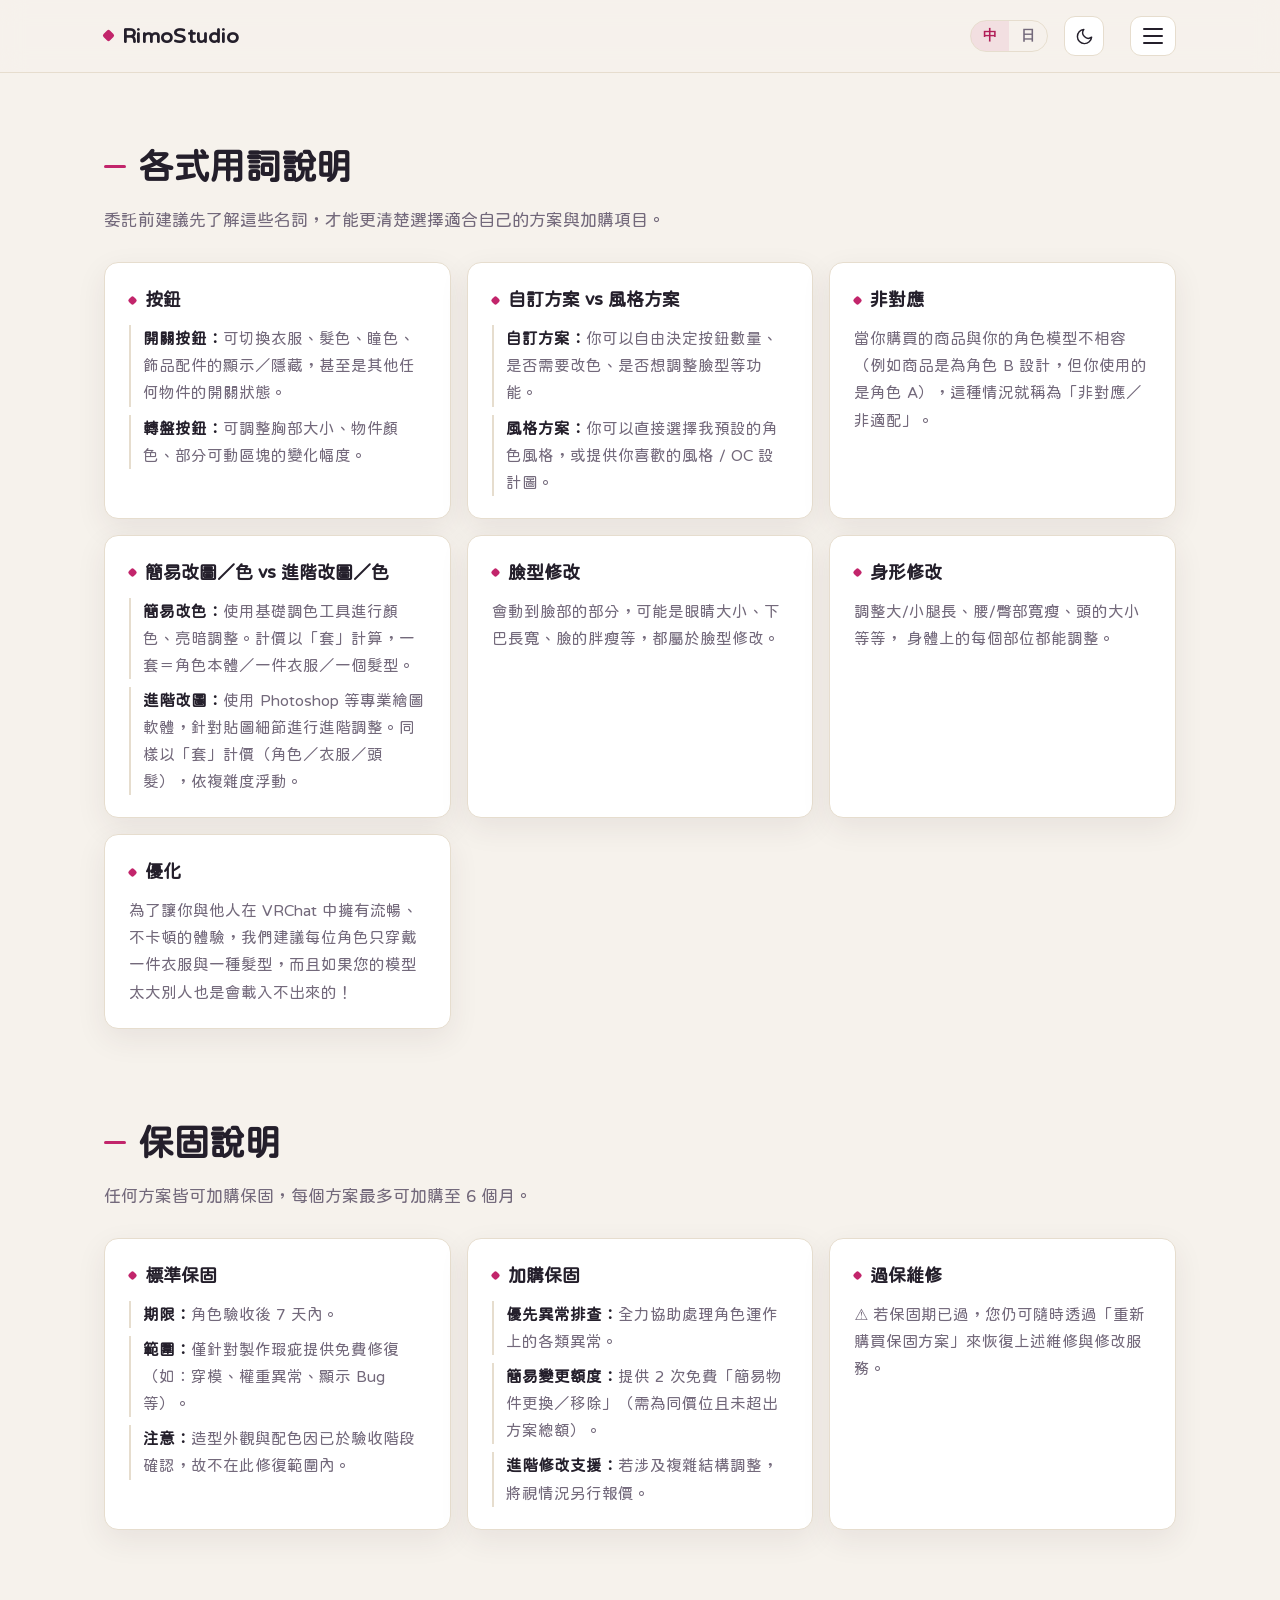
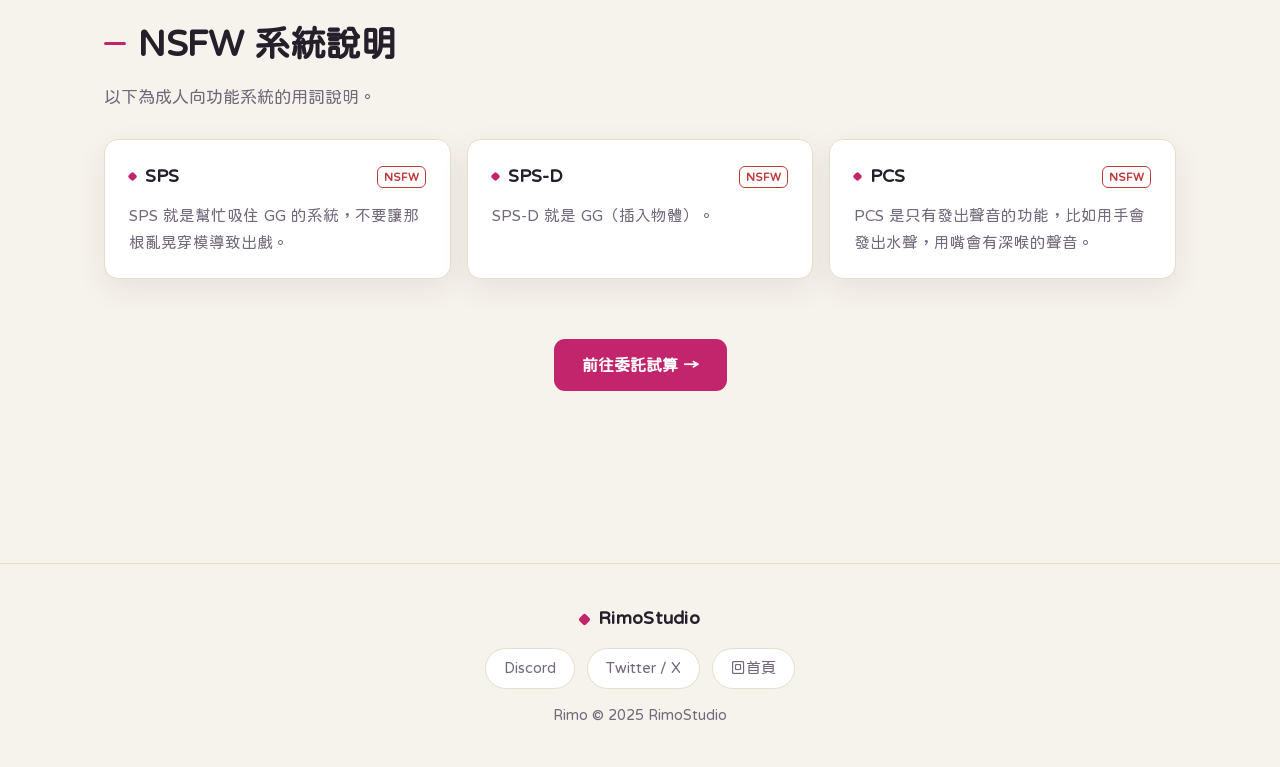
<file: glossary.html>
<!DOCTYPE html>
<html lang="zh-Hant">
<head>
<meta charset="UTF-8">
<meta name="viewport" content="width=device-width, initial-scale=1.0">
<title>用詞說明｜RimoStudio VRChat 模型客製化名詞解釋</title>
<meta name="description" content="RimoStudio 用詞說明 —— VRChat 模型客製化常見名詞解釋：按鈕、對應／非對應、簡易與進階改色、臉型修改、身形修改、優化，以及 SPS／PCS 系統。">
<meta name="keywords" content="VRChat,模型修改,改色,臉型修改,身形修改,對應,非對應,SPS,PCS,名詞解釋,RimoStudio">
<meta name="robots" content="index,follow">
<link rel="canonical" href="https://www.vrc-yune.org/glossary.html">
<meta property="og:type" content="website">
<meta property="og:site_name" content="RimoStudio">
<meta property="og:locale" content="zh_TW">
<meta property="og:title" content="用詞說明｜RimoStudio">
<meta property="og:description" content="VRChat 模型客製化常見名詞解釋，委託前必看。">
<meta property="og:url" content="https://www.vrc-yune.org/glossary.html">
<meta property="og:image" content="https://www.vrc-yune.org/assets/og.jpg">
<link rel="icon" type="image/svg+xml" href="assets/favicon.svg">
<script>
  document.documentElement.classList.add('js');
  /* 保險：app.js 若載入失敗，3 秒後移除 .js 讓內容直接顯示，避免整頁空白 */
  setTimeout(function(){ if(!window.__rimoAppLoaded) document.documentElement.classList.remove('js'); }, 3000);
</script>
<script>(function(){try{if(localStorage.getItem('rimo_theme')==='dark')document.documentElement.setAttribute('data-theme','dark');}catch(e){}})();</script>
<link rel="preconnect" href="https://fonts.googleapis.com">
<link rel="preconnect" href="https://fonts.gstatic.com" crossorigin>
<link href="https://fonts.googleapis.com/css2?family=Huninn&display=swap" rel="stylesheet">
<link rel="stylesheet" href="assets/style.css?v=21">
<style>
  .wrap{padding-bottom:100px}
  .lang-switch{margin-left:auto;display:inline-flex;border:1px solid var(--line);border-radius:999px;overflow:hidden}
  .lang-switch button{background:transparent;border:none;color:var(--muted);padding:6px 12px;cursor:pointer;font-size:14px;font-weight:600;transition:.15s}
  .lang-switch button.active{background:var(--accent-soft);color:var(--accent-2)}
  .lang-switch button:not(.active):hover{color:var(--text)}
  .nav-inner .nav-toggle{margin-left:10px}
</style>
</head>
<body>

<div class="orbs"><span class="orb a"></span><span class="orb b"></span><span class="orb c"></span></div>

<nav class="nav"><div class="nav-inner">
  <span class="brand">RimoStudio</span>
  <div class="lang-switch"><button data-lang-btn="zh">中</button><button data-lang-btn="ja">日</button></div>
  <button class="theme-toggle" data-theme-toggle aria-label="切換深色主題" aria-pressed="false">
    <svg class="moon" viewBox="0 0 24 24"><path d="M21 12.8A9 9 0 1 1 11.2 3a7 7 0 0 0 9.8 9.8Z"/></svg>
    <svg class="sun" viewBox="0 0 24 24"><circle cx="12" cy="12" r="4.2"/><path d="M12 2v2M12 20v2M4.9 4.9l1.4 1.4M17.7 17.7l1.4 1.4M2 12h2M20 12h2M4.9 19.1l1.4-1.4M17.7 6.3l1.4-1.4"/></svg>
  </button>
  <button class="nav-toggle" aria-label="開啟選單" aria-expanded="false"><span></span><span></span><span></span></button>
  <div class="nav-links">
    <a href="index.html" data-i18n="nav.home">首頁</a>
    <a href="index.html#gallery" data-i18n="nav.gallery">作品集</a>
    <a href="team.html" data-i18n="nav.team">團隊介紹</a>
    <a href="terms.html" data-i18n="nav.terms">委託須知</a>
    <a href="glossary.html" data-i18n="nav.glossary">用詞說明</a>
    <a href="index.html#faq" data-i18n="nav.faq">常見問答</a>
    <a href="index.html#schedule" data-i18n="nav.schedule">改模排程</a>
    <a href="estimate.html" class="cta" data-i18n="nav.estimate">委託試算</a>
  </div>
</div></nav>
<div class="nav-backdrop"></div>

<div class="wrap">
  <!-- 方案類型 -->
  <section class="section">
    <h2 class="reveal"><span class="dot"></span><span data-i18n="gl.sec1">各式用詞說明</span></h2>
    <p class="lead reveal" data-i18n="gl.lead">委託前建議先了解這些名詞，才能更清楚選擇適合自己的方案與加購項目。</p>
    <div class="glossary stagger">
      <div class="term reveal">
        <h3 data-i18n="gl.t.button">按鈕</h3>
        <div class="sub" data-i18n="gl.button.on"><b>開關按鈕：</b>可切換衣服、髮色、瞳色、飾品配件的顯示／隱藏，甚至是其他任何物件的開關狀態。</div>
        <div class="sub" data-i18n="gl.button.dial"><b>轉盤按鈕：</b>可調整胸部大小、物件顏色、部分可動區塊的變化幅度。</div>
      </div>
      <div class="term reveal">
        <h3 data-i18n="gl.t.plan">自訂方案 vs 風格方案</h3>
        <div class="sub" data-i18n="gl.plan.custom"><b>自訂方案：</b>你可以自由決定按鈕數量、是否需要改色、是否想調整臉型等功能。</div>
        <div class="sub" data-i18n="gl.plan.style"><b>風格方案：</b>你可以直接選擇我預設的角色風格，或提供你喜歡的風格 / OC 設計圖。</div>
      </div>
      <div class="term reveal">
        <h3 data-i18n="gl.t.nonc">非對應</h3>
        <p data-i18n="gl.nonc.d">當你購買的商品與你的角色模型不相容（例如商品是為角色 B 設計，但你使用的是角色 A），這種情況就稱為「非對應／非適配」。</p>
      </div>
      <div class="term reveal">
        <h3 data-i18n="gl.t.recolor">簡易改圖／色 vs 進階改圖／色</h3>
        <div class="sub" data-i18n="gl.recolor.s"><b>簡易改色：</b>使用基礎調色工具進行顏色、亮暗調整。計價以「套」計算，一套＝角色本體／一件衣服／一個髮型。</div>
        <div class="sub" data-i18n="gl.recolor.a"><b>進階改圖：</b>使用 Photoshop 等專業繪圖軟體，針對貼圖細節進行進階調整。同樣以「套」計價（角色／衣服／頭髮），依複雜度浮動。</div>
      </div>
      <div class="term reveal">
        <h3 data-i18n="gl.t.face">臉型修改</h3>
        <p data-i18n="gl.face.d">會動到臉部的部分，可能是眼睛大小、下巴長寬、臉的胖瘦等，都屬於臉型修改。</p>
      </div>
      <div class="term reveal">
        <h3 data-i18n="gl.t.body">身形修改</h3>
        <p data-i18n="gl.body.d">調整大/小腿長、腰/臀部寬瘦、頭的大小等等， 身體上的每個部位都能調整。</p>
      </div>
      <div class="term reveal">
        <h3 data-i18n="gl.t.opt">優化</h3>
        <p data-i18n="gl.opt.d">為了讓你與他人在 VRChat 中擁有流暢、不卡頓的體驗，我們建議每位角色只穿戴一件衣服與一種髮型，而且如果您的模型太大別人也是會載入不出來的！</p>
      </div>
    </div>
  </section>

  <!-- 保固說明 -->
  <section class="section">
    <h2 class="reveal"><span class="dot"></span><span data-i18n="gl.sec3">保固說明</span></h2>
    <p class="lead reveal" data-i18n="gl.sec3lead">任何方案皆可加購保固，每個方案最多可加購至 6 個月。</p>
    <div class="glossary stagger">
      <div class="term reveal">
        <h3 data-i18n="gl.std">標準保固</h3>
        <div class="sub" data-i18n="gl.std.term"><b>期限：</b>角色驗收後 7 天內。</div>
        <div class="sub" data-i18n="gl.std.scope"><b>範圍：</b>僅針對製作瑕疵提供免費修復（如：穿模、權重異常、顯示 Bug 等）。</div>
        <div class="sub" data-i18n="gl.std.note"><b>注意：</b>造型外觀與配色因已於驗收階段確認，故不在此修復範圍內。</div>
      </div>
      <div class="term reveal">
        <h3 data-i18n="gl.add">加購保固</h3>
        <div class="sub" data-i18n="gl.add.1"><b>優先異常排查：</b>全力協助處理角色運作上的各類異常。</div>
        <div class="sub" data-i18n="gl.add.2"><b>簡易變更額度：</b>提供 2 次免費「簡易物件更換／移除」（需為同價位且未超出方案總額）。</div>
        <div class="sub" data-i18n="gl.add.3"><b>進階修改支援：</b>若涉及複雜結構調整，將視情況另行報價。</div>
      </div>
      <div class="term reveal">
        <h3 data-i18n="gl.over">過保維修</h3>
        <p data-i18n="gl.over.d">⚠️ 若保固期已過，您仍可隨時透過「重新購買保固方案」來恢復上述維修與修改服務。</p>
      </div>
    </div>
  </section>

  <!-- NSFW -->
  <section class="section">
    <h2 class="reveal"><span class="dot"></span><span data-i18n="gl.sec2">NSFW 系統說明</span></h2>
    <p class="lead reveal" data-i18n="gl.sec2lead">以下為成人向功能系統的用詞說明。</p>
    <div class="glossary stagger">
      <div class="term reveal">
        <h3>SPS <span class="nsfw">NSFW</span></h3>
        <p data-i18n="gl.sps">SPS 就是幫忙吸住 GG 的系統，不要讓那根亂晃穿模導致出戲。</p>
      </div>
      <div class="term reveal">
        <h3>SPS-D <span class="nsfw">NSFW</span></h3>
        <p data-i18n="gl.spsd">SPS-D 就是 GG（插入物體）。</p>
      </div>
      <div class="term reveal">
        <h3>PCS <span class="nsfw">NSFW</span></h3>
        <p data-i18n="gl.pcs">PCS 是只有發出聲音的功能，比如用手會發出水聲，用嘴會有深喉的聲音。</p>
      </div>
    </div>
  </section>

  <div style="text-align:center;margin-top:40px" class="reveal">
    <a href="estimate.html" class="btn btn-primary" data-i18n="gl.btnEstimate">前往委託試算 →</a>
  </div>
</div>

<footer class="footer">
  <div class="brand">RimoStudio</div>
  <div class="social">
    <a href="https://discord.gg/tzbvaHy9Kx" target="_blank" rel="noopener">Discord</a>
    <a href="https://x.com/Rimooo_vrc" target="_blank" rel="noopener">Twitter / X</a>
    <a href="index.html">回首頁</a>
  </div>
  <div>Rimo © 2025 RimoStudio</div>
</footer>

<!-- 進場動畫（共用） -->
<script src="assets/app.js?v=4"></script>
<script src="assets/i18n.js?v=9"></script>
</body>
</html>
</file>
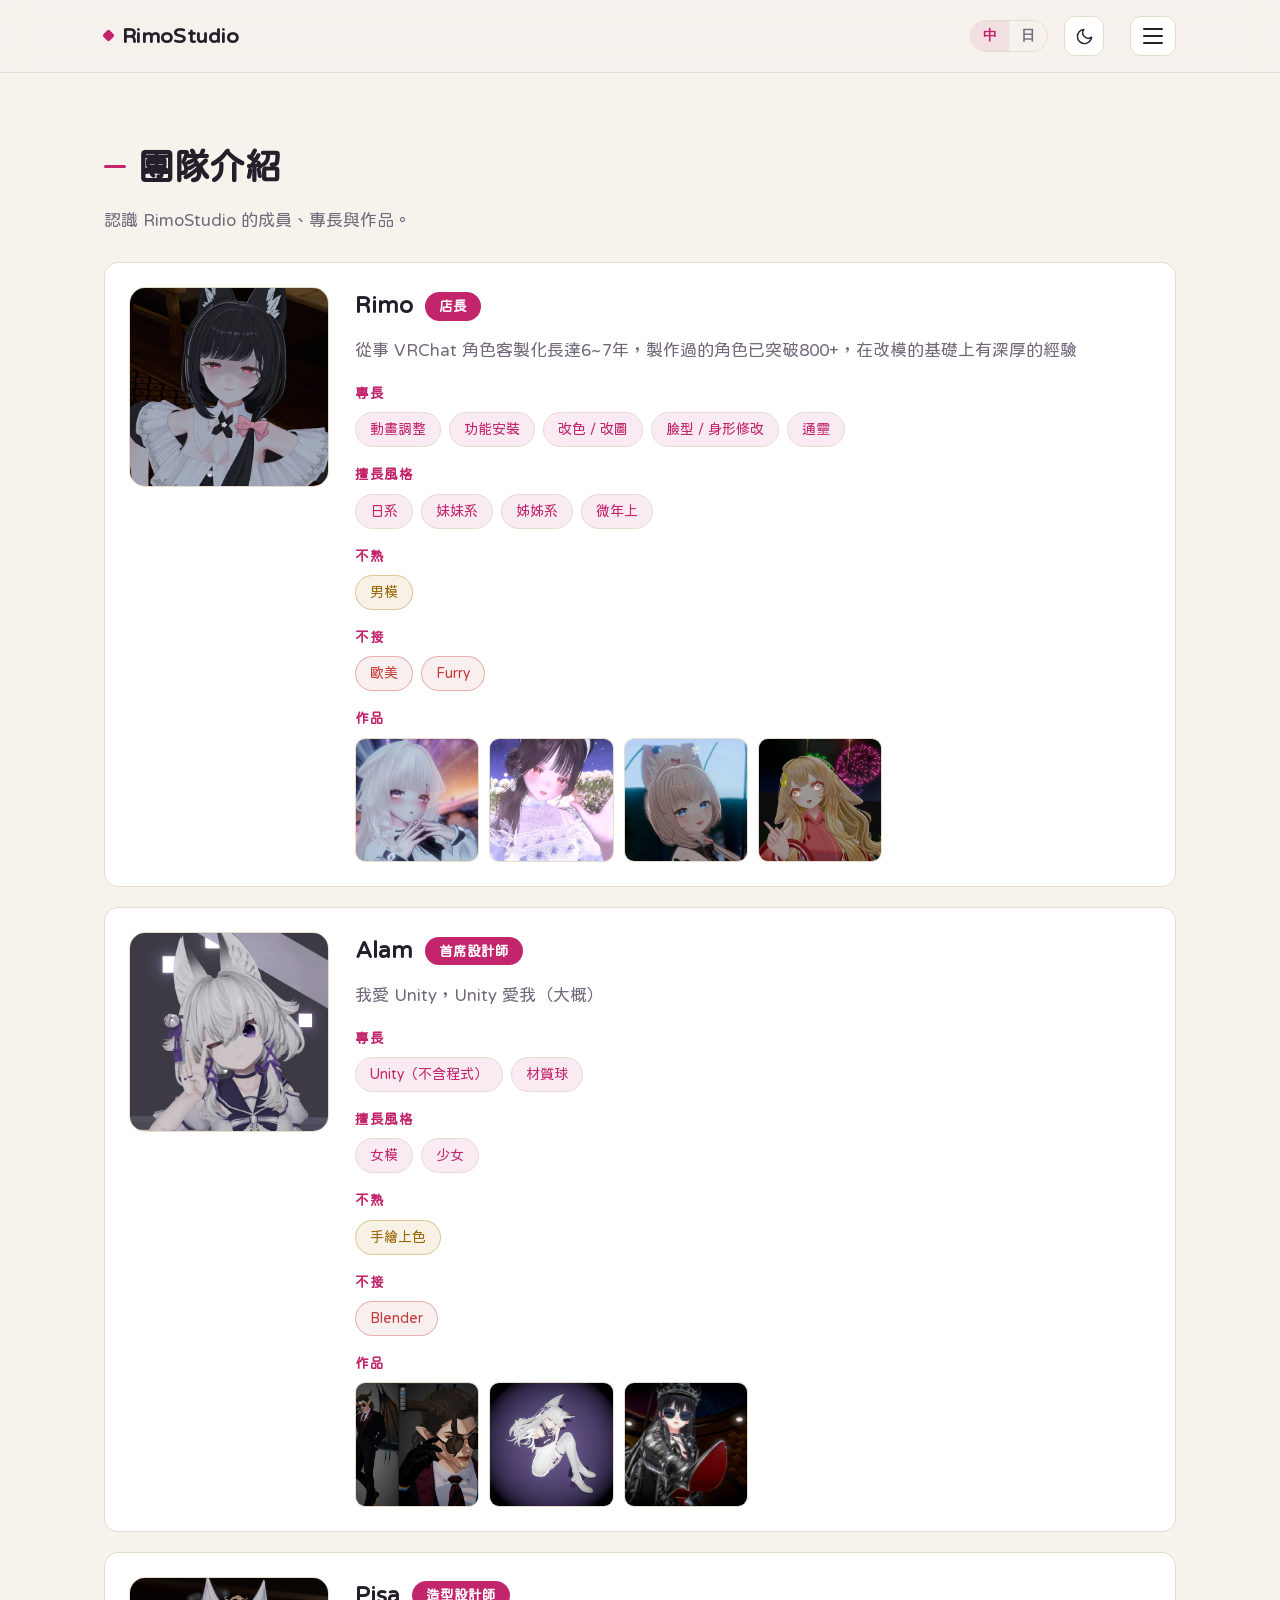
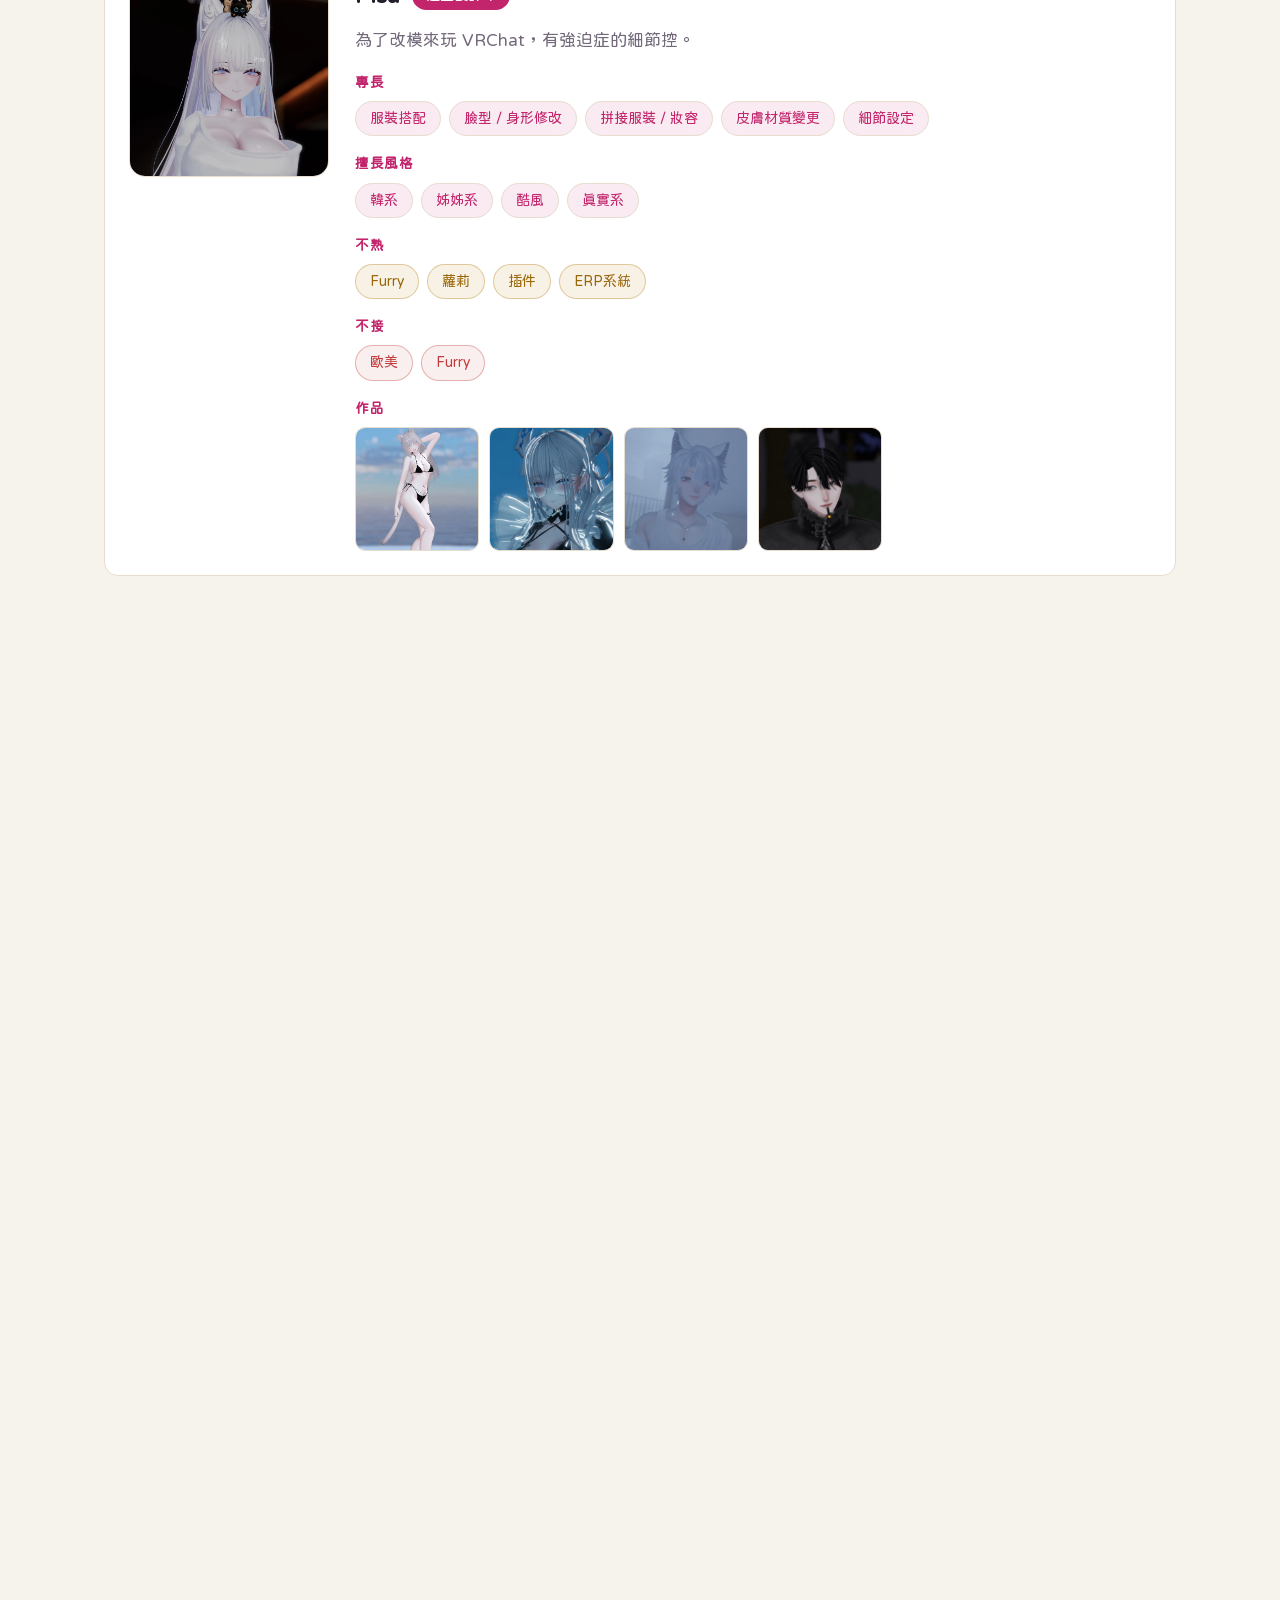
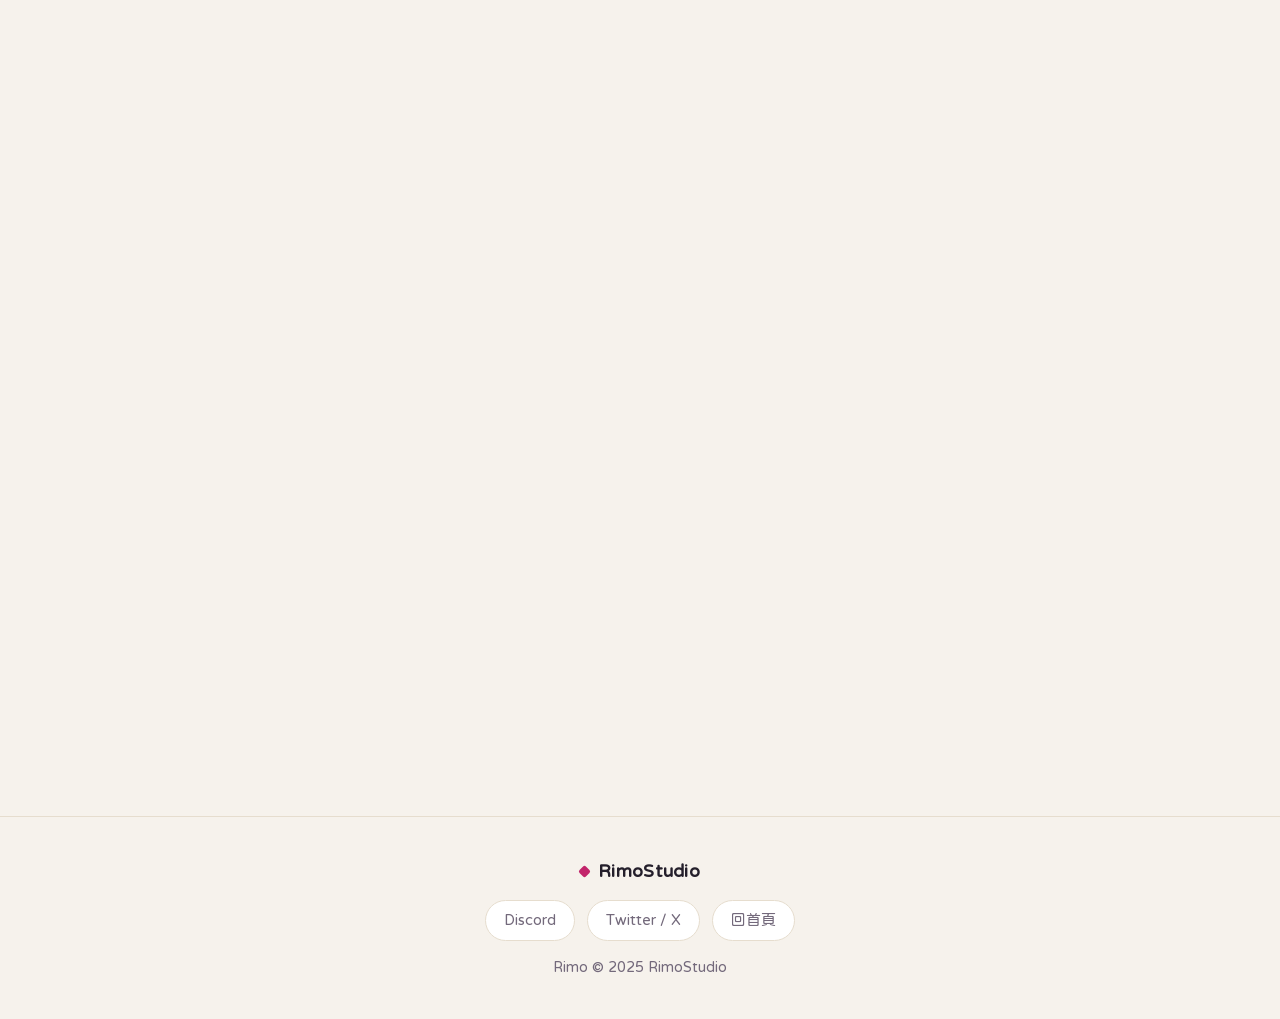
<file: team.html>
<!DOCTYPE html>
<html lang="zh-Hant">
<head>
<meta charset="UTF-8">
<meta name="viewport" content="width=device-width, initial-scale=1.0">
<title>團隊介紹｜RimoStudio VRChat 改模團隊</title>
<meta name="description" content="RimoStudio 團隊介紹 —— 認識我們的 VRChat 改模團隊成員、專長與作品。">
<meta name="keywords" content="VRChat,改模,團隊,成員,建模,改色,RimoStudio">
<meta name="robots" content="index,follow">
<link rel="canonical" href="https://www.vrc-yune.org/team.html">
<meta property="og:type" content="website">
<meta property="og:site_name" content="RimoStudio">
<meta property="og:locale" content="zh_TW">
<meta property="og:title" content="團隊介紹｜RimoStudio">
<meta property="og:description" content="認識 RimoStudio 的 VRChat 改模團隊成員、專長與作品。">
<meta property="og:url" content="https://www.vrc-yune.org/team.html">
<meta property="og:image" content="https://www.vrc-yune.org/assets/og.jpg">
<link rel="icon" type="image/svg+xml" href="assets/favicon.svg">
<script>
  document.documentElement.classList.add('js');
  /* 保險：app.js 若載入失敗，3 秒後移除 .js 讓內容直接顯示，避免整頁空白 */
  setTimeout(function(){ if(!window.__rimoAppLoaded) document.documentElement.classList.remove('js'); }, 3000);
  /* 圖片載不出來時顯示佔位圖。站上圖片一律 WebP（2020 年後的瀏覽器全支援），
     不放 .jpg 備援。定義在 <head> 才能保證圖片出錯時它已存在。 */
  function imgFallback(img, placeholder){
    if(img.parentNode) img.parentNode.innerHTML = placeholder;
  }
</script>
<script>(function(){try{if(localStorage.getItem('rimo_theme')==='dark')document.documentElement.setAttribute('data-theme','dark');}catch(e){}})();</script>
<link rel="preconnect" href="https://fonts.googleapis.com">
<link rel="preconnect" href="https://fonts.gstatic.com" crossorigin>
<link href="https://fonts.googleapis.com/css2?family=Huninn&display=swap" rel="stylesheet">
<link rel="stylesheet" href="assets/style.css?v=21">
<style>
  .wrap{padding-bottom:100px}
  .member{display:grid;grid-template-columns:200px 1fr;gap:26px;align-items:start;
    background:var(--panel);border:1px solid var(--line);border-radius:var(--radius);
    padding:24px;margin-bottom:20px}
  .member .portrait{width:200px;height:200px;border-radius:16px;overflow:hidden;
    border:1px solid var(--line);background:var(--panel-2);flex:none}
  .member .portrait img{width:100%;height:100%;object-fit:cover;display:block}
  .member .ph{width:100%;height:100%;display:flex;flex-direction:column;align-items:center;
    justify-content:center;gap:6px;color:var(--muted);background:linear-gradient(135deg,#efe8dd,#e4dccf)}
  .member .ph .pic{font-size:40px;opacity:.7}
  .m-info h3{font-size:23px;display:flex;align-items:center;gap:12px;flex-wrap:wrap}
  .m-info .role{font-size:13.5px;color:#fff;font-weight:700;
    background:var(--accent);padding:3px 14px;border-radius:999px}
  .m-info .role.soon{background:var(--line);color:var(--muted)}
  .m-info .role.hiring{background:var(--ok);color:#fff}
  .member-hiring{border-style:dashed;border-color:var(--accent)}
  .member-soon .portrait .ph .pic,.member-hiring .portrait .ph .pic{font-size:46px}
  .m-desc{color:var(--muted);margin-top:10px;line-height:1.8}
  .m-label{font-size:13.5px;color:var(--accent);font-weight:700;margin:16px 0 8px;
    letter-spacing:.04em}
  .skills{display:flex;flex-wrap:wrap;gap:8px}
  .skills span{font-size:14px;background:var(--accent-soft);color:var(--accent);
    border:1px solid var(--line);border-radius:999px;padding:5px 14px}
  .skills.avoid span{background:rgba(194,58,58,.08);color:var(--warn);border-color:rgba(194,58,58,.35)}
  /* 「不熟」介於專長（莓紅）與不接（紅）之間，用琥珀色表示「可以談但非強項」 */
  .skills.weak span{background:rgba(180,121,12,.1);color:#9a6708;border-color:rgba(180,121,12,.35)}
  .m-works{display:grid;grid-template-columns:repeat(auto-fill,minmax(110px,1fr));gap:10px}
  .m-works .w{aspect-ratio:1;border-radius:10px;overflow:hidden;border:1px solid var(--line);
    background:var(--panel-2);cursor:pointer}
  .m-works .w img{width:100%;height:100%;object-fit:cover;display:block;transition:transform .3s}
  .m-works .w:hover img{transform:scale(1.08)}
  @media(max-width:600px){
    .member{grid-template-columns:1fr;justify-items:center;text-align:center}
    .member .portrait{width:100%;max-width:260px;height:auto;aspect-ratio:1}
    .m-info h3{justify-content:center}
    .skills{justify-content:center}
    .m-works{width:100%}
  }
  .lang-switch{margin-left:auto;display:inline-flex;border:1px solid var(--line);border-radius:999px;overflow:hidden}
  .lang-switch button{background:transparent;border:none;color:var(--muted);padding:6px 12px;cursor:pointer;font-size:14px;font-weight:600;transition:.15s}
  .lang-switch button.active{background:var(--accent-soft);color:var(--accent)}
  .lang-switch button:not(.active):hover{color:var(--text)}
  .nav-inner .nav-toggle{margin-left:10px}
</style>
</head>
<body>

<div class="orbs"><span class="orb a"></span><span class="orb b"></span><span class="orb c"></span></div>

<nav class="nav"><div class="nav-inner">
  <span class="brand">RimoStudio</span>
  <div class="lang-switch"><button data-lang-btn="zh">中</button><button data-lang-btn="ja">日</button></div>
  <button class="theme-toggle" data-theme-toggle aria-label="切換深色主題" aria-pressed="false">
    <svg class="moon" viewBox="0 0 24 24"><path d="M21 12.8A9 9 0 1 1 11.2 3a7 7 0 0 0 9.8 9.8Z"/></svg>
    <svg class="sun" viewBox="0 0 24 24"><circle cx="12" cy="12" r="4.2"/><path d="M12 2v2M12 20v2M4.9 4.9l1.4 1.4M17.7 17.7l1.4 1.4M2 12h2M20 12h2M4.9 19.1l1.4-1.4M17.7 6.3l1.4-1.4"/></svg>
  </button>
  <button class="nav-toggle" aria-label="開啟選單" aria-expanded="false"><span></span><span></span><span></span></button>
  <div class="nav-links">
    <a href="index.html" data-i18n="nav.home">首頁</a>
    <a href="index.html#gallery" data-i18n="nav.gallery">作品集</a>
    <a href="team.html" data-i18n="nav.team">團隊介紹</a>
    <a href="terms.html" data-i18n="nav.terms">委託須知</a>
    <a href="glossary.html" data-i18n="nav.glossary">用詞說明</a>
    <a href="index.html#faq" data-i18n="nav.faq">常見問答</a>
    <a href="index.html#schedule" data-i18n="nav.schedule">改模排程</a>
    <a href="estimate.html" class="cta" data-i18n="nav.estimate">委託試算</a>
  </div>
</div></nav>
<div class="nav-backdrop"></div>

<div class="wrap">
  <section class="section">
    <h2 class="reveal"><span class="dot"></span><span data-i18n="tm.h">團隊介紹</span></h2>
    <p class="lead reveal" data-i18n="tm.lead">認識 RimoStudio 的成員、專長與作品。</p>

    <!--
      ▼▼▼ 如何編輯 ▼▼▼
      1. 修改每位成員的「名稱、職稱、介紹、專長標籤」文字。
      2. 頭像：放一張圖到 assets/team/，把 <img src="..."> 換成你的檔名（建議正方形）。
      3. 作品照：把圖放到 assets/team/，換掉 <img src="...">（建議正方形，可增減數量）。
      沒有放圖時會自動顯示佔位圖，不會破版。點作品照可放大。
    -->

    <!-- 成員 1（店主）-->
    <article class="member reveal">
      <div class="portrait">
        <img src="assets/team/rimo/avatar.webp" alt="Rimo 頭像" loading="lazy"
          onerror="imgFallback(this,'<div class=&quot;ph&quot;><span class=&quot;pic&quot;>👤</span><span>放上頭像</span></div>')">
      </div>
      <div class="m-info">
        <h3>Rimo <span class="role">店長</span></h3>
        <p class="m-desc">從事 VRChat 角色客製化長達6~7年，製作過的角色已突破800+，在改模的基礎上有深厚的經驗</p>
        <div class="m-label">專長</div>
        <div class="skills">
          <span>動畫調整</span><span>功能安裝</span><span>改色 / 改圖</span><span>臉型 / 身形修改</span><span>通靈</span>
        </div>
        <div class="m-label">擅長風格</div>
        <div class="skills"><span>日系</span><span>妹妹系</span><span>姊姊系</span><span>微年上</span></div>
        <div class="m-label">不熟</div>
        <div class="skills weak"><span>男模</span></div>
        <div class="m-label">不接</div>
        <div class="skills avoid"><span>歐美</span><span>Furry</span></div>
        <div class="m-label">作品</div>
        <div class="m-works">
          <div class="w"><img src="assets/team/rimo/1.webp" alt="Rimo 作品 1" loading="lazy" onerror="imgFallback(this,'<div class=&quot;ph&quot;><span class=&quot;pic&quot;>🖼️</span></div>')"></div>
          <div class="w"><img src="assets/team/rimo/2.webp" alt="Rimo 作品 2" loading="lazy" onerror="imgFallback(this,'<div class=&quot;ph&quot;><span class=&quot;pic&quot;>🖼️</span></div>')"></div>
          <div class="w"><img src="assets/team/rimo/3.webp" alt="Rimo 作品 3" loading="lazy" onerror="imgFallback(this,'<div class=&quot;ph&quot;><span class=&quot;pic&quot;>🖼️</span></div>')"></div>
          <div class="w"><img src="assets/team/rimo/4.webp" alt="Rimo 作品 4" loading="lazy" onerror="imgFallback(this,'<div class=&quot;ph&quot;><span class=&quot;pic&quot;>🖼️</span></div>')"></div>
        </div>
      </div>
    </article>

    <!-- 成員：Alam（首席設計師）-->
    <article class="member reveal">
      <div class="portrait">
        <img src="assets/team/alam/avatar.webp" alt="Alam 頭像" loading="lazy"
          onerror="imgFallback(this,'<div class=&quot;ph&quot;><span class=&quot;pic&quot;>👤</span><span>放上頭像</span></div>')">
      </div>
      <div class="m-info">
        <h3>Alam <span class="role">首席設計師</span></h3>
        <p class="m-desc">我愛 Unity，Unity 愛我（大概）</p>
        <div class="m-label">專長</div>
        <div class="skills"><span>Unity（不含程式）</span><span>材質球</span></div>
        <div class="m-label">擅長風格</div>
        <div class="skills"><span>女模</span><span>少女</span></div>
        <div class="m-label">不熟</div>
        <div class="skills weak"><span>手繪上色</span></div>
        <div class="m-label">不接</div>
        <div class="skills avoid"><span>Blender</span></div>
        <div class="m-label">作品</div>
        <div class="m-works">
          <div class="w"><img src="assets/team/alam/1.webp" alt="Alam 作品 1" loading="lazy" onerror="imgFallback(this,'<div class=&quot;ph&quot;><span class=&quot;pic&quot;>🖼️</span></div>')"></div>
          <div class="w"><img src="assets/team/alam/2.webp" alt="Alam 作品 2" loading="lazy" onerror="imgFallback(this,'<div class=&quot;ph&quot;><span class=&quot;pic&quot;>🖼️</span></div>')"></div>
          <div class="w"><img src="assets/team/alam/3.webp" alt="Alam 作品 3" loading="lazy" onerror="imgFallback(this,'<div class=&quot;ph&quot;><span class=&quot;pic&quot;>🖼️</span></div>')"></div>
        </div>
      </div>
    </article>

    <!-- 成員 2 -->
    <article class="member reveal">
      <div class="portrait">
        <img src="assets/team/pisa/avatar.webp" alt="Pisa 頭像" loading="lazy"
          onerror="imgFallback(this,'<div class=&quot;ph&quot;><span class=&quot;pic&quot;>👤</span><span>放上頭像</span></div>')">
      </div>
      <div class="m-info">
        <h3>Pisa <span class="role">造型設計師</span></h3>
        <p class="m-desc">為了改模來玩 VRChat，有強迫症的細節控。</p>
        <div class="m-label">專長</div>
        <div class="skills">
          <span>服裝搭配</span><span>臉型 / 身形修改</span><span>拼接服裝 / 妝容</span><span>皮膚材質變更</span><span>細節設定</span>
        </div>
        <div class="m-label">擅長風格</div>
        <div class="skills"><span>韓系</span><span>姊姊系</span><span>酷風</span><span>真實系</span></div>
        <div class="m-label">不熟</div>
        <div class="skills weak"><span>Furry</span><span>蘿莉</span><span>插件</span><span>ERP系統</span></div>
        <div class="m-label">不接</div>
        <div class="skills avoid"><span>歐美</span><span>Furry</span></div>
        <div class="m-label">作品</div>
        <div class="m-works">
          <div class="w"><img src="assets/team/pisa/1.webp" alt="Pisa 作品 1" loading="lazy" onerror="imgFallback(this,'<div class=&quot;ph&quot;><span class=&quot;pic&quot;>🖼️</span></div>')"></div>
          <div class="w"><img src="assets/team/pisa/2.webp" alt="Pisa 作品 2" loading="lazy" onerror="imgFallback(this,'<div class=&quot;ph&quot;><span class=&quot;pic&quot;>🖼️</span></div>')"></div>
          <div class="w"><img src="assets/team/pisa/3.webp" alt="Pisa 作品 3" loading="lazy" onerror="imgFallback(this,'<div class=&quot;ph&quot;><span class=&quot;pic&quot;>🖼️</span></div>')"></div>
          <div class="w"><img src="assets/team/pisa/4.webp" alt="Pisa 作品 4" loading="lazy" onerror="imgFallback(this,'<div class=&quot;ph&quot;><span class=&quot;pic&quot;>🖼️</span></div>')"></div>
        </div>
      </div>
    </article>

    <!-- 成員：Bacon -->
    <article class="member reveal">
      <div class="portrait">
        <img src="assets/team/bacon/avatar.webp" alt="Bacon 頭像" loading="lazy"
          onerror="imgFallback(this,'<div class=&quot;ph&quot;><span class=&quot;pic&quot;>👤</span><span>放上頭像</span></div>')">
      </div>
      <div class="m-info">
        <h3>Bacon <span class="role">造型設計師</span></h3>
        <p class="m-desc">是個看到粉色就無法自拔的人類　よろしく</p>
        <div class="m-label">專長</div>
        <div class="skills"><span>材質改變</span><span>服裝搭配</span><span>臉型改變</span><span>拼接服裝</span></div>
        <div class="m-label">擅長風格</div>
        <div class="skills"><span>可愛</span><span>粉白色</span><span>日系</span><span>蘿莉</span><span>少女</span></div>
        <div class="m-label">不熟</div>
        <div class="skills weak"><span>男模</span><span>動畫調整</span><span>道具系</span></div>
        <div class="m-label">不接</div>
        <div class="skills avoid"><span>歐美</span><span>Furry</span></div>
        <div class="m-label">作品</div>
        <div class="m-works">
          <div class="w"><img src="assets/team/bacon/1.webp" alt="Bacon 作品 1" loading="lazy" onerror="imgFallback(this,'<div class=&quot;ph&quot;><span class=&quot;pic&quot;>🖼️</span></div>')"></div>
          <div class="w"><img src="assets/team/bacon/2.webp" alt="Bacon 作品 2" loading="lazy" onerror="imgFallback(this,'<div class=&quot;ph&quot;><span class=&quot;pic&quot;>🖼️</span></div>')"></div>
          <div class="w"><img src="assets/team/bacon/3.webp" alt="Bacon 作品 3" loading="lazy" onerror="imgFallback(this,'<div class=&quot;ph&quot;><span class=&quot;pic&quot;>🖼️</span></div>')"></div>
          <div class="w"><img src="assets/team/bacon/4.webp" alt="Bacon 作品 4" loading="lazy" onerror="imgFallback(this,'<div class=&quot;ph&quot;><span class=&quot;pic&quot;>🖼️</span></div>')"></div>
        </div>
      </div>
    </article>

    <!-- 成員：Kuro -->
    <article class="member reveal">
      <div class="portrait">
        <img src="assets/team/kuro/avatar.webp" alt="Kuro 頭像" loading="lazy"
          onerror="imgFallback(this,'<div class=&quot;ph&quot;><span class=&quot;pic&quot;>👤</span><span>放上頭像</span></div>')">
      </div>
      <div class="m-info">
        <h3>Kuro <span class="role">造型設計師</span></h3>
        <p class="m-desc">非常喜歡改模，是個有事沒事就開始馴服 Unity(? 的普通人類</p>
        <div class="m-label">專長</div>
        <div class="skills"><span>服裝搭配</span><span>拼接服裝 / 頭髮</span><span>皮膚材質變更</span><span>臉型修改</span><span>改色 / 改圖</span></div>
        <div class="m-label">擅長風格</div>
        <div class="skills"><span>可愛系</span><span>日系</span></div>
        <div class="m-label">不熟</div>
        <div class="skills weak"><span>姊姊系</span></div>
        <div class="m-label">不接</div>
        <div class="skills avoid"><span>男模</span><span>歐美</span><span>Furry</span></div>
        <div class="m-label">作品</div>
        <div class="m-works">
          <div class="w"><img src="assets/team/kuro/1.webp" alt="Kuro 作品 1" loading="lazy" onerror="imgFallback(this,'<div class=&quot;ph&quot;><span class=&quot;pic&quot;>🖼️</span></div>')"></div>
          <div class="w"><img src="assets/team/kuro/2.webp" alt="Kuro 作品 2" loading="lazy" onerror="imgFallback(this,'<div class=&quot;ph&quot;><span class=&quot;pic&quot;>🖼️</span></div>')"></div>
          <div class="w"><img src="assets/team/kuro/3.webp" alt="Kuro 作品 3" loading="lazy" onerror="imgFallback(this,'<div class=&quot;ph&quot;><span class=&quot;pic&quot;>🖼️</span></div>')"></div>
        </div>
      </div>
    </article>

    <!-- 徵才中 -->
    <article class="member member-hiring reveal">
      <div class="portrait">
        <div class="ph"><span class="pic">📢</span><span>招募中止</span></div>
      </div>
      <div class="m-info">
        <h3><span data-i18n="tm.hiring.title">招募中止</span> <span class="role hiring"> </span></h3>
        <p class="m-desc">RimoStudio 目前停止徵才，靜待通知</p>
        <div class="m-label">應徵方式</div>
        <a href="https://discord.gg/tzbvaHy9Kx" target="_blank" rel="noopener" class="btn btn-primary">透過 Discord 看看 →</a>
      </div>
    </article>

    <div style="text-align:center;margin-top:36px" class="reveal">
      <a href="estimate.html" class="btn btn-primary" data-i18n="tm.btnEstimate">前往委託試算 →</a>
    </div>
  </section>
</div>

<footer class="footer">
  <div class="brand">RimoStudio</div>
  <div class="social">
    <a href="https://discord.gg/tzbvaHy9Kx" target="_blank" rel="noopener">Discord</a>
    <a href="https://x.com/Rimooo_vrc" target="_blank" rel="noopener">Twitter / X</a>
    <a href="index.html">回首頁</a>
  </div>
  <div>Rimo © 2025 RimoStudio</div>
</footer>

<!-- 燈箱 -->
<div class="lightbox" id="lightbox"><span class="x" id="lbClose">×</span><img id="lbImg" alt=""></div>

<script>
// 作品照點擊放大
const lb=document.getElementById('lightbox'), lbImg=document.getElementById('lbImg');
document.querySelectorAll('.m-works').forEach(box=>{
  box.addEventListener('click', e=>{
    const img = e.target.closest('img'); if(!img) return;
    lbImg.src = img.src; lb.classList.add('open');
  });
});
document.getElementById('lbClose').onclick=()=>lb.classList.remove('open');
lb.onclick=e=>{ if(e.target===lb) lb.classList.remove('open'); };
document.addEventListener('keydown', e=>{ if(e.key==='Escape') lb.classList.remove('open'); });

/* ===== 成員卡片（職稱 / 標籤 / 專長 / 介紹）日文化 ===== */
const TJA = {
  // 標籤
  '專長':'得意分野','擅長風格':'得意なスタイル','不熟':'苦手','不接':'対応不可','作品':'作品','應徵方式':'応募方法',
  // 職稱
  '店長':'店長','首席設計師':'チーフデザイナー','造型設計師':'スタイルデザイナー',
  // 專長 / 風格標籤
  '動畫調整':'アニメーション調整','功能安裝':'機能導入','改色 / 改圖':'色替え / 画像調整',
  '臉型 / 身形修改':'顔型 / 体型修正','通靈':'おまかせ','日系':'日系','妹妹系':'妹系','姊姊系':'姉系',
  '微年上':'年上寄り','男模':'男性モデル','歐美':'欧米系','Furry':'ケモノ（Furry）',
  'Unity（不含程式）':'Unity（プログラム除く）','材質球':'マテリアル','女模':'女性モデル','少女':'少女',
  '手繪上色':'手描き塗り','服裝搭配':'衣装コーデ','拼接服裝 / 妝容':'衣装合成 / メイク',
  '皮膚材質變更':'肌マテリアル変更','細節設定':'ディテール設定','韓系':'韓国系','酷風':'クール系',
  '真實系':'リアル系','蘿莉':'ロリ','插件':'プラグイン','ERP系統':'ERP システム',
  '材質改變':'マテリアル変更','臉型改變':'顔型変更','拼接服裝':'衣装合成','可愛':'可愛い',
  '粉白色':'ピンク＆白','道具系':'小物系','拼接服裝 / 頭髮':'衣装 / 髪合成','臉型修改':'顔型修正','可愛系':'可愛い系',
  // 介紹
  '從事 VRChat 角色客製化長達6~7年，製作過的角色已突破800+，在改模的基礎上有深厚的經驗':'VRChat アバターのカスタマイズ歴 6〜7 年、制作したキャラは 800 体以上。改変の基礎から深い経験があります。',
  '我愛 Unity，Unity 愛我（大概）':'Unity が大好き、Unity も私を愛してる（たぶん）',
  '為了改模來玩 VRChat，有強迫症的細節控。':'改変のために VRChat を始めた、こだわり強めのディテール派。',
  '是個看到粉色就無法自拔的人類　よろしく':'ピンクを見ると抗えない人類です　よろしく',
  '非常喜歡改模，是個有事沒事就開始馴服 Unity(? 的普通人類':'改変が大好きで、暇さえあれば Unity を手懐け始める普通の人類（？）',
  // 徵才
  'RimoStudio 目前停止徵才，靜待通知':'RimoStudio は現在メンバー募集を停止しています。次のお知らせをお待ちください',
  '透過 Discord 看看 →':'Discord を見る →',
};
function TL(){ return window.__rimoLang || ((navigator.language||'').toLowerCase().indexOf('ja')===0?'ja':'zh'); }
function trEls(sel){
  document.querySelectorAll(sel).forEach(function(el){
    if(el.dataset.zh == null) el.dataset.zh = el.textContent;
    var zh = el.dataset.zh.trim();
    el.textContent = (TL()==='ja' && TJA[zh]!=null) ? TJA[zh] : el.dataset.zh;
  });
}
function applyTeamLang(){ trEls('.m-label'); trEls('.skills span'); trEls('.m-info .role'); trEls('.m-desc'); trEls('.m-info .btn'); }
applyTeamLang();
document.addEventListener('rimo:lang', applyTeamLang);
</script>
<script src="assets/app.js?v=4"></script>
<script src="assets/i18n.js?v=9"></script>
</body>
</html>
</file>
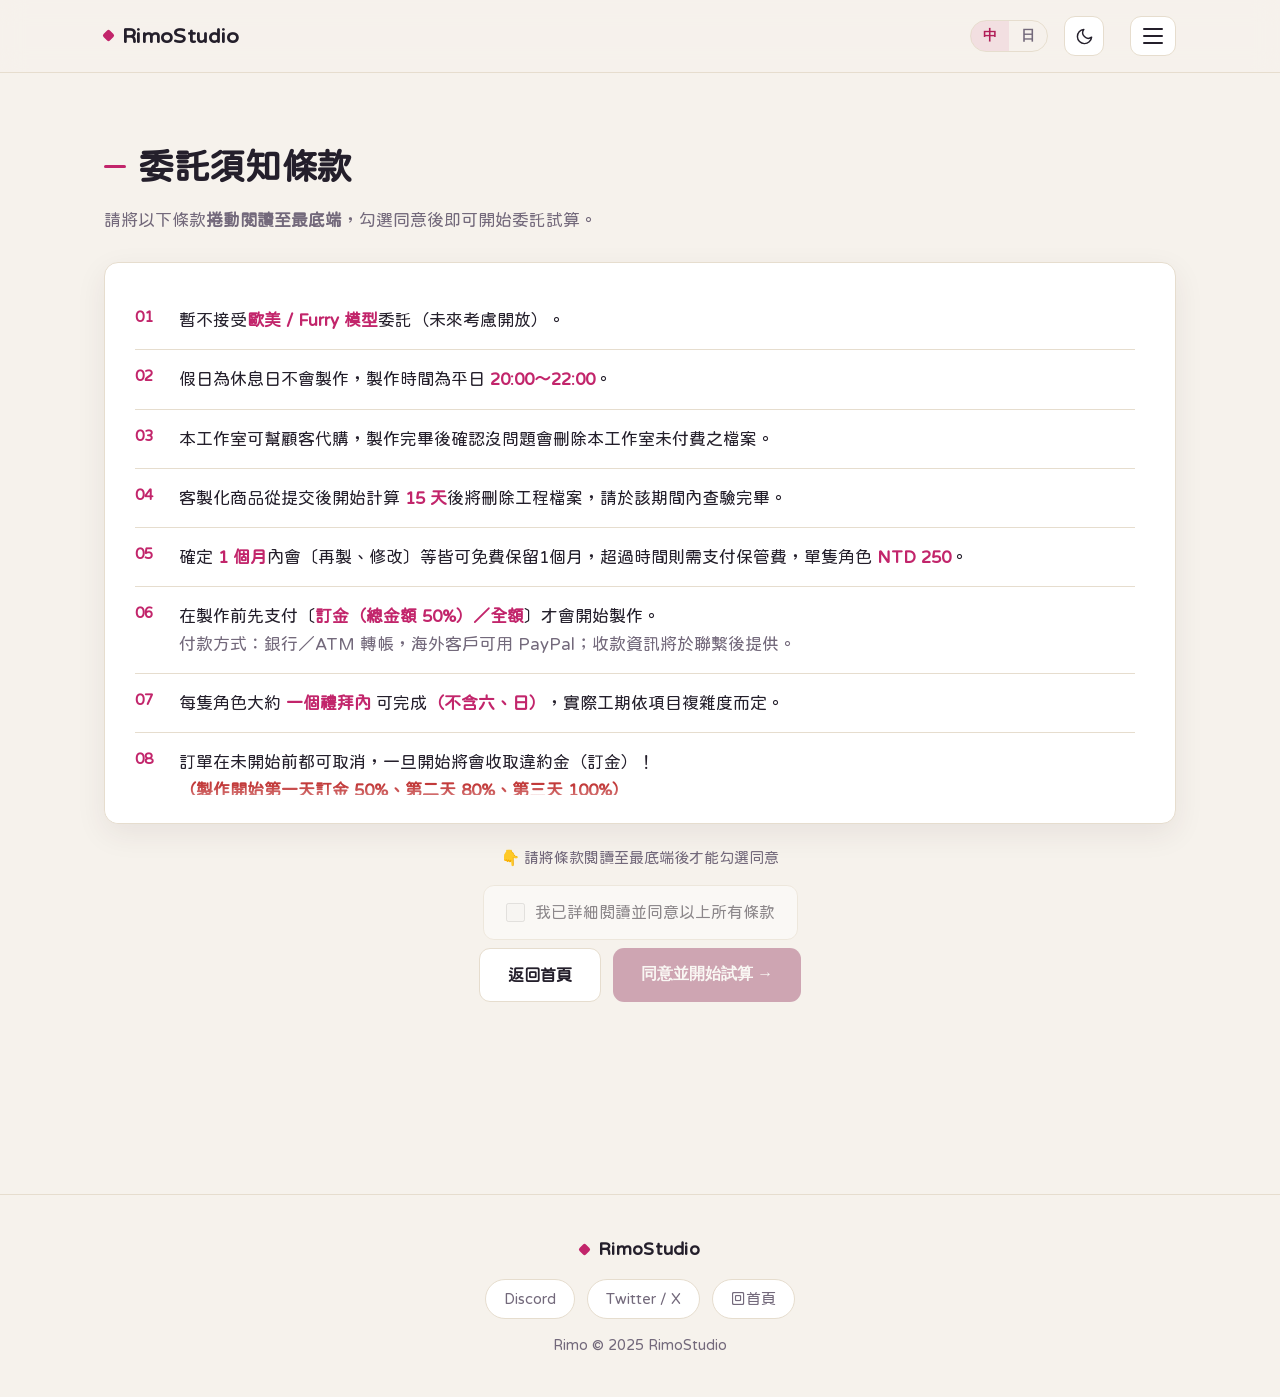
<file: terms.html>
<!DOCTYPE html>
<html lang="zh-Hant">
<head>
<meta charset="UTF-8">
<meta name="viewport" content="width=device-width, initial-scale=1.0">
<title>委託須知｜RimoStudio VRChat 模型客製化</title>
<meta name="description" content="RimoStudio 委託須知 —— VRChat 模型客製化的製作時間、付款方式、訂金與違約規則、檔案保管與模型使用限制，委託前請詳閱並同意條款。">
<meta name="keywords" content="VRChat,模型修改,改模,角色客製化,委託須知,委託流程,RimoStudio">
<meta name="robots" content="index,follow">
<link rel="canonical" href="https://www.vrc-yune.org/terms.html">
<meta property="og:type" content="website">
<meta property="og:site_name" content="RimoStudio">
<meta property="og:locale" content="zh_TW">
<meta property="og:title" content="委託須知｜RimoStudio">
<meta property="og:description" content="VRChat 模型客製化委託須知：製作時間、付款、訂金與違約規則、檔案保管與使用限制。">
<meta property="og:url" content="https://www.vrc-yune.org/terms.html">
<meta property="og:image" content="https://www.vrc-yune.org/assets/og.jpg">
<link rel="icon" type="image/svg+xml" href="assets/favicon.svg">
<script>
  document.documentElement.classList.add('js');
  /* 保險：app.js 若載入失敗，3 秒後移除 .js 讓內容直接顯示，避免整頁空白 */
  setTimeout(function(){ if(!window.__rimoAppLoaded) document.documentElement.classList.remove('js'); }, 3000);
</script>
<script>(function(){try{if(localStorage.getItem('rimo_theme')==='dark')document.documentElement.setAttribute('data-theme','dark');}catch(e){}})();</script>
<link rel="preconnect" href="https://fonts.googleapis.com">
<link rel="preconnect" href="https://fonts.gstatic.com" crossorigin>
<link href="https://fonts.googleapis.com/css2?family=Huninn&display=swap" rel="stylesheet">
<link rel="stylesheet" href="assets/style.css?v=21">
<style>
  .wrap{padding-bottom:100px}
  .lang-switch{margin-left:auto;display:inline-flex;border:1px solid var(--line);border-radius:999px;overflow:hidden}
  .lang-switch button{background:transparent;border:none;color:var(--muted);padding:6px 12px;cursor:pointer;font-size:14px;font-weight:600;transition:.15s}
  .lang-switch button.active{background:var(--accent-soft);color:var(--accent-2)}
  .lang-switch button:not(.active):hover{color:var(--text)}
  .nav-inner .nav-toggle{margin-left:10px}
</style>
</head>
<body>

<div class="orbs"><span class="orb a"></span><span class="orb b"></span><span class="orb c"></span></div>

<nav class="nav"><div class="nav-inner">
  <span class="brand">RimoStudio</span>
  <div class="lang-switch"><button data-lang-btn="zh">中</button><button data-lang-btn="ja">日</button></div>
  <button class="theme-toggle" data-theme-toggle aria-label="切換深色主題" aria-pressed="false">
    <svg class="moon" viewBox="0 0 24 24"><path d="M21 12.8A9 9 0 1 1 11.2 3a7 7 0 0 0 9.8 9.8Z"/></svg>
    <svg class="sun" viewBox="0 0 24 24"><circle cx="12" cy="12" r="4.2"/><path d="M12 2v2M12 20v2M4.9 4.9l1.4 1.4M17.7 17.7l1.4 1.4M2 12h2M20 12h2M4.9 19.1l1.4-1.4M17.7 6.3l1.4-1.4"/></svg>
  </button>
  <button class="nav-toggle" aria-label="開啟選單" aria-expanded="false"><span></span><span></span><span></span></button>
  <div class="nav-links">
    <a href="index.html" data-i18n="nav.home">首頁</a>
    <a href="index.html#gallery" data-i18n="nav.gallery">作品集</a>
    <a href="team.html" data-i18n="nav.team">團隊介紹</a>
    <a href="terms.html" data-i18n="nav.terms">委託須知</a>
    <a href="glossary.html" data-i18n="nav.glossary">用詞說明</a>
    <a href="index.html#faq" data-i18n="nav.faq">常見問答</a>
    <a href="index.html#schedule" data-i18n="nav.schedule">改模排程</a>
    <a href="estimate.html" class="cta" data-i18n="nav.estimate">委託試算</a>
  </div>
</div></nav>
<div class="nav-backdrop"></div>

<div class="wrap">
  <section class="section">
    <h2 class="reveal"><span class="dot"></span><span data-i18n="terms.h">委託須知條款</span></h2>
    <p class="lead reveal" data-i18n="terms.leadFull">請將以下條款<strong>捲動閱讀至最底端</strong>，勾選同意後即可開始委託試算。</p>

    <div class="terms reveal scroll-fade" id="termsWrap">
      <div class="terms-scroll" id="termsScroll">
        <ol>
          <li data-i18n="terms.li1">暫不接受<span class="hl">歐美 / Furry 模型</span>委託（未來考慮開放）。</li>
          <li data-i18n="terms.li2">假日為休息日不會製作，製作時間為平日 <span class="hl">20:00～22:00</span>。</li>
          <li data-i18n="terms.li3">本工作室可幫顧客代購，製作完畢後確認沒問題會刪除本工作室未付費之檔案。</li>
          <li data-i18n="terms.li4">客製化商品從提交後開始計算 <span class="hl">15 天</span>後將刪除工程檔案，請於該期間內查驗完畢。</li>
          <li data-i18n="terms.li5">確定 <span class="hl">1 個月</span>內會〔再製、修改〕等皆可免費保留1個月，超過時間則需支付保管費，單隻角色 <span class="hl">NTD 250</span>。</li>
          <li data-i18n="terms.li6">在製作前先支付〔<span class="hl">訂金（總金額 50%）／全額</span>〕才會開始製作。<br>
            <span style="color:var(--muted)">付款方式：銀行／ATM 轉帳，海外客戶可用 PayPal；收款資訊將於聯繫後提供。</span></li>
          <li data-i18n="terms.li7">每隻角色大約 <span class="hl">一個禮拜內</span> 可完成<span class="hl">（不含六、日）</span>，實際工期依項目複雜度而定。</li>
          <li data-i18n="terms.li8">訂單在未開始前都可取消，一旦開始將會收取違約金（訂金）！<br>
            <span class="warn">（製作開始第一天訂金 50%、第二天 80%、第三天 100%）</span></li>
          <li data-i18n="terms.li9">需要您提供 <span class="hl">VRC 帳號/密碼</span>，將由我們為您代上傳。</li>
          <li data-i18n="terms.li10">大部分方案不提供〔製作好 / 未完成〕之工程檔，僅工程方案提供！</li>
          <li data-i18n="terms.li11"><span class="warn">禁止分享由本工作室出品的任何模型。</span></li>
          <li data-i18n="terms.li12">本工作室擁有以上所有條款最終解釋權。</li>
        </ol>
      </div>
    </div>

    <div class="gate reveal">
      <div class="hint" id="hint" data-i18n="terms.hint">👇 請將條款閱讀至最底端後才能勾選同意</div>
      <label class="agree-check disabled" id="agreeLabel">
        <input type="checkbox" id="agreeChk" disabled>
        <span data-i18n="terms.agree">我已詳細閱讀並同意以上所有條款</span>
      </label>
      <div class="actions">
        <a href="index.html" class="btn btn-ghost" data-i18n="terms.btnHome">返回首頁</a>
        <button class="btn btn-primary" id="agreeBtn" disabled data-i18n="terms.btnAgree">同意並開始試算 →</button>
      </div>
    </div>
  </section>
</div>

<footer class="footer">
  <div class="brand">RimoStudio</div>
  <div class="social">
    <a href="https://discord.gg/tzbvaHy9Kx" target="_blank" rel="noopener">Discord</a>
    <a href="https://x.com/Rimooo_vrc" target="_blank" rel="noopener">Twitter / X</a>
    <a href="index.html">回首頁</a>
  </div>
  <div>Rimo © 2025 RimoStudio</div>
</footer>

<script>
const KEY = 'rimo_agreed';
const ONE_DAY = 86400000; // 24 小時（毫秒）
const box   = document.getElementById('termsScroll');
const wrap  = document.getElementById('termsWrap');
const chk   = document.getElementById('agreeChk');
const btn   = document.getElementById('agreeBtn');
const hint  = document.getElementById('hint');
const label = document.getElementById('agreeLabel');

function TL(){ return window.__rimoLang || ((navigator.language||'').toLowerCase().indexOf('ja')===0?'ja':'zh'); }
const MSG = {
  read:   { zh:'✓ 已閱讀完畢，請勾選下方「我同意」', ja:'✓ 読み終わりました。下の「同意」にチェックしてください' },
  agreed: { zh:'您今日已閱讀並同意過條款，可直接開始試算', ja:'本日すでに規約に同意済みです。そのまま見積りを開始できます' },
};

function unlockCheck(msg){
  chk.disabled = false;
  label.classList.remove('disabled');
  wrap.classList.add('at-bottom');
  hint.textContent = msg || MSG.read[TL()];
  hint.classList.add('ok');
}
function atBottom(){
  return box.scrollTop + box.clientHeight >= box.scrollHeight - 12;
}
box.addEventListener('scroll', ()=>{ if(atBottom()) unlockCheck(); });

// 條款不夠長、不需捲動時，直接開放
window.addEventListener('load', ()=>{ if(box.scrollHeight <= box.clientHeight + 12) unlockCheck(); });

// 24 小時內同意過 → 直接放行
(function(){
  var t = 0;
  // 無痕模式／封鎖網站資料時 localStorage 會直接 throw
  try { t = +localStorage.getItem(KEY) || 0; } catch(e) {}
  if(t && Date.now() - t <= ONE_DAY){
    unlockCheck('您今日已閱讀並同意過條款，可直接開始試算');
    chk.checked = true;
    btn.disabled = false;
  }
})();

chk.addEventListener('change', ()=>{ btn.disabled = !chk.checked; });
btn.addEventListener('click', ()=>{
  // 寫不進去也要放行，不然無痕模式的使用者會永遠卡在這一頁
  try { localStorage.setItem(KEY, Date.now()); } catch(e) {}
  location.href = 'estimate.html?agreed=1';
});
</script>
<!-- 進場動畫（共用） -->
<script src="assets/app.js?v=4"></script>
<script src="assets/i18n.js?v=9"></script>
</body>
</html>
</file>
<file: assets/style.css>
/* ===== RimoStudio 共用樣式（雜誌感淡色系） ===== */
:root{
  --bg:#f6f2ec;          /* 溫潤象牙白底 */
  --panel:#ffffff;       /* 卡片 */
  --panel-2:#efe8dd;     /* 內凹 / 較深暖色 */
  --line:#e6ddce;        /* 細線 */
  --text:#241f2b;        /* 墨黑（帶一點茄紫）*/
  --muted:#73697b;       /* 次要文字 */
  --accent:#c2256b;      /* 主色：覆盆子莓紅 */
  --accent-ink:#981a52;  /* 主色加深（hover/按壓）*/
  --accent-2:#b11e58;    /* 主色深調：用於文字／價格，確保淡底可讀 */
  --accent-soft:rgba(194,37,107,.09);
  --ok:#1a9e5f;
  --warn:#c23a3a;
  --nav-bg:rgba(246,242,236,.86);
  --panel-hover:#fffaf4;
  --ph:linear-gradient(135deg,#efe8dd,#e4dccf);  /* 圖片佔位底 */
  --amber-fg:#9a6708;
  --amber-bg:rgba(180,121,12,.1);
  --amber-line:rgba(180,121,12,.35);
  --radius:14px;
  --shadow:0 10px 30px rgba(60,40,55,.08);
  --shadow-hover:0 18px 44px rgba(60,40,55,.14);
}

/* ===== 深色主題（雜誌暖黑，非舊版 AI 紫） ===== */
html[data-theme="dark"]{
  --bg:#141019;
  --panel:#1d1823;
  --panel-2:#26202d;
  --line:#372f40;
  --text:#f1ecf4;
  --muted:#a89fb3;
  --accent:#e85b92;      /* 深底上提亮的莓紅 */
  --accent-ink:#f27faa;
  --accent-2:#f6a6c6;    /* 深底可讀的淺莓紅：文字／價格 */
  --accent-soft:rgba(232,91,146,.16);
  --ok:#4ade80;
  --warn:#fca5a5;
  --nav-bg:rgba(20,16,25,.82);
  --panel-hover:#241e2b;
  --ph:linear-gradient(135deg,#262029,#2f2735);
  --amber-fg:#f3c871;
  --amber-bg:rgba(251,191,36,.12);
  --amber-line:rgba(251,191,36,.32);
  --shadow:0 10px 30px rgba(0,0,0,.35);
  --shadow-hover:0 18px 44px rgba(0,0,0,.5);
}
/* 深色底的主色按鈕改用深色文字，對比更佳 */
html[data-theme="dark"] .btn-primary,
html[data-theme="dark"] .nav-links a.cta,
html[data-theme="dark"] .cta-btn,
html[data-theme="dark"] .m-info .role{color:#1b1220}
html[data-theme="dark"] .m-info .role.hiring{color:#0f2417}
*{box-sizing:border-box;margin:0;padding:0}
html{scroll-behavior:smooth}
body{
  font-family:"Huninn","Noto Sans TC","PingFang TC","Microsoft JhengHei",system-ui,-apple-system,sans-serif;
  background:var(--bg);
  color:var(--text);
  line-height:1.65;
  min-height:100vh;
  overflow-x:hidden;
  font-size:17px;
  -webkit-font-smoothing:antialiased;
}
a{color:var(--accent);text-decoration:none}
.wrap{max-width:1120px;margin:0 auto;padding:0 24px}

/* 舊版背景光暈：淡色系不使用，整站隱藏 */
.orbs{display:none}

/* ===== 導覽列（漢堡抽屜選單） ===== */
.nav{position:sticky;top:0;z-index:50;
  background:var(--nav-bg);backdrop-filter:blur(12px);
  border-bottom:1px solid var(--line)}
.nav-inner{max-width:1120px;margin:0 auto;padding:16px 24px;
  display:flex;align-items:center;gap:16px}
.brand{font-weight:800;font-size:21px;letter-spacing:.3px;display:flex;align-items:center;gap:9px;
  color:var(--text)}
.brand::before{content:"";width:9px;height:9px;border-radius:2px;
  background:var(--accent);transform:rotate(45deg);display:inline-block}

/* 主題切換按鈕（日 / 夜） */
.theme-toggle{width:40px;height:40px;border:1px solid var(--line);background:var(--panel);
  border-radius:11px;cursor:pointer;color:var(--text);
  display:inline-flex;align-items:center;justify-content:center;transition:.2s;flex:none}
.theme-toggle:hover{border-color:var(--accent);color:var(--accent)}
.theme-toggle svg{width:19px;height:19px;stroke:currentColor;fill:none;
  stroke-width:1.8;stroke-linecap:round;stroke-linejoin:round}
.theme-toggle .sun{display:none}
.theme-toggle .moon{display:block}
html[data-theme="dark"] .theme-toggle .sun{display:block}
html[data-theme="dark"] .theme-toggle .moon{display:none}

/* 漢堡按鈕 */
.nav-toggle{margin-left:10px;width:46px;height:40px;border:1px solid var(--line);
  background:var(--panel);border-radius:11px;cursor:pointer;
  display:inline-flex;flex-direction:column;align-items:center;justify-content:center;gap:5px;
  transition:.2s;position:relative;z-index:60}
.nav-toggle:hover{border-color:var(--accent)}
.nav-toggle span{display:block;width:20px;height:2px;background:var(--text);border-radius:2px;transition:.28s ease}
body.nav-open .nav-toggle span:nth-child(1){transform:translateY(7px) rotate(45deg)}
body.nav-open .nav-toggle span:nth-child(2){opacity:0}
body.nav-open .nav-toggle span:nth-child(3){transform:translateY(-7px) rotate(-45deg)}

/* 抽屜選單 */
.nav-links{position:fixed;top:0;right:0;height:100vh;height:100dvh;width:min(300px,82vw);
  background:var(--panel);
  border-left:1px solid var(--line);box-shadow:-24px 0 60px rgba(60,40,55,.16);
  display:flex;flex-direction:column;gap:2px;padding:92px 22px 30px;
  transform:translateX(105%);visibility:hidden;
  transition:transform .38s cubic-bezier(.16,.8,.3,1),visibility .38s;z-index:55}
/* visibility:hidden 讓關閉狀態的選單連結不會被 Tab 鍵聚焦 */
body.nav-open .nav-links{transform:none;visibility:visible}
.nav-links a{color:var(--text);font-size:17px;font-weight:500;padding:14px 16px;border-radius:10px;
  opacity:0;transform:translateX(24px);transition:background .15s ease,color .15s ease}
.nav-links a:hover{background:var(--accent-soft);color:var(--accent)}
/* 進場交錯：用 animation，與 hover 的 transition 完全分開，hover 才不會卡 */
@keyframes navIn{from{opacity:0;transform:translateX(24px)}to{opacity:1;transform:none}}
body.nav-open .nav-links a{animation:navIn .4s cubic-bezier(.16,.8,.3,1) forwards}
body.nav-open .nav-links a:nth-child(1){animation-delay:.05s}
body.nav-open .nav-links a:nth-child(2){animation-delay:.10s}
body.nav-open .nav-links a:nth-child(3){animation-delay:.15s}
body.nav-open .nav-links a:nth-child(4){animation-delay:.20s}
body.nav-open .nav-links a:nth-child(5){animation-delay:.25s}
body.nav-open .nav-links a:nth-child(6){animation-delay:.30s}
body.nav-open .nav-links a:nth-child(7){animation-delay:.35s}
body.nav-open .nav-links a:nth-child(8){animation-delay:.40s}
.nav-links a.cta{color:#fff;background:var(--accent);
  font-weight:700;text-align:center;margin-top:12px}
.nav-links a.cta:hover{background:var(--accent-ink);color:#fff}

/* 背景遮罩（層級需低於 .nav 的 50，否則會蓋住選單導致無法點擊） */
.nav-backdrop{position:fixed;inset:0;background:rgba(40,30,40,.28);backdrop-filter:blur(2px);
  opacity:0;visibility:hidden;transition:opacity .3s ease,visibility .3s;z-index:40}
body.nav-open .nav-backdrop{opacity:1;visibility:visible}

/* ===== 通用區塊 ===== */
.section{padding:64px 0 20px}
.section h2{font-size:clamp(25px,3.2vw,36px);margin-bottom:10px;letter-spacing:-.01em;
  font-weight:800;display:flex;align-items:baseline;gap:12px}
.section h2 .dot{width:22px;height:3px;border-radius:2px;flex:none;align-self:center;
  background:var(--accent)}
.section .lead{color:var(--muted);margin-bottom:28px;max-width:70ch}

/* 小標籤（eyebrow，雜誌風） */
.eyebrow{display:inline-block;font-size:12.5px;font-weight:700;letter-spacing:.18em;
  text-transform:uppercase;color:var(--accent)}

/* 進場動畫（一次性動畫，播完清除以免與 3D 傾斜衝突） */
.js .reveal{opacity:0}
@keyframes revUp{from{opacity:0;transform:translateY(28px)}to{opacity:1;transform:none}}
@keyframes revZoom{from{opacity:0;transform:scale(.92)}to{opacity:1;transform:none}}
@keyframes revLeft{from{opacity:0;transform:translateX(-40px)}to{opacity:1;transform:none}}
@keyframes revRight{from{opacity:0;transform:translateX(40px)}to{opacity:1;transform:none}}
.reveal.play{animation:revUp .7s cubic-bezier(.16,.8,.3,1) both}
.reveal.zoom.play{animation:revZoom .7s cubic-bezier(.16,.8,.3,1) both}
.reveal.left.play{animation:revLeft .7s cubic-bezier(.16,.8,.3,1) both}
.reveal.right.play{animation:revRight .7s cubic-bezier(.16,.8,.3,1) both}
.reveal.done{opacity:1}
@media (prefers-reduced-motion: reduce){
  .js .reveal{opacity:1}
  .reveal.play{animation:none}
}

/* ===== 服務項目卡片 ===== */
.features{display:grid;grid-template-columns:repeat(auto-fit,minmax(210px,1fr));gap:1px;
  background:var(--line);border:1px solid var(--line);border-radius:var(--radius);overflow:hidden}
.feature{background:var(--panel);padding:28px 24px 30px;transition:background .2s}
.feature:hover{background:var(--panel-hover)}
.feature .num{font-size:12.5px;font-weight:700;letter-spacing:.14em;color:var(--muted)}
.feature .ico{color:var(--accent);margin:14px 0 14px;line-height:0}
.feature .ico svg{width:30px;height:30px;stroke:var(--accent);fill:none;
  stroke-width:1.6;stroke-linecap:round;stroke-linejoin:round}
.feature h3{font-size:18px;margin-bottom:7px;font-weight:700}
.feature p{color:var(--muted);font-size:15px;line-height:1.7}

/* ===== 作品集（無限橫向輪播）===== */
.carousel{display:flex;gap:16px;overflow-x:auto;overflow-y:hidden;
  scrollbar-width:none;-ms-overflow-style:none;
  padding:8px 2px 16px;cursor:grab;scroll-behavior:auto}
.carousel::-webkit-scrollbar{display:none}
.carousel.dragging{cursor:grabbing}
.carousel img{-webkit-user-drag:none;user-select:none}
.slide{flex:0 0 auto;width:clamp(210px,23vw,290px);height:clamp(320px,48vh,440px);
  position:relative;border-radius:14px;overflow:hidden;border:1px solid var(--line);
  background:var(--panel-2);box-shadow:var(--shadow);
  transition:transform .35s ease,box-shadow .35s ease}
.slide:hover{transform:translateY(-6px);box-shadow:var(--shadow-hover)}
.slide img{width:100%;height:100%;object-fit:cover;display:block;
  transition:transform .5s ease;pointer-events:none}
.slide:hover img{transform:scale(1.05)}
.slide .cap{position:absolute;left:0;right:0;bottom:0;padding:14px 16px;
  font-weight:600;font-size:16px;color:#fff;
  background:linear-gradient(0deg,rgba(20,14,24,.82),transparent);
  opacity:0;transform:translateY(8px);transition:opacity .35s ease,transform .35s ease}
.slide:hover .cap{opacity:1;transform:none}
.slide .ph{width:100%;height:100%;display:flex;flex-direction:column;
  align-items:center;justify-content:center;gap:8px;color:var(--muted);
  background:var(--ph)}
.slide .ph .pic{font-size:30px;opacity:.7}

/* 橫式作品用較寬的版位（輪播用 offsetLeft 量測，寬度不一致也不影響無限循環） */
.slide.wide{width:clamp(380px,42vw,520px)}

/* 燈箱 */
.lightbox{position:fixed;inset:0;z-index:100;background:rgba(30,22,32,.86);
  display:none;align-items:center;justify-content:center;padding:30px;backdrop-filter:blur(4px)}
.lightbox.open{display:flex}
.lightbox img{max-width:90vw;max-height:88vh;border-radius:12px;box-shadow:0 20px 60px rgba(0,0,0,.5)}
.lightbox .x{position:absolute;top:20px;right:26px;font-size:34px;color:#fff;cursor:pointer;line-height:1}

/* ===== 日曆 ===== */
.cal-box{background:var(--panel);border:1px solid var(--line);border-radius:var(--radius);
  padding:14px;text-align:center;box-shadow:var(--shadow)}
.cal-box iframe{width:100%;height:600px;border:0;border-radius:10px;display:block}
.cal-placeholder{border:2px dashed var(--line);border-radius:10px;padding:48px 20px;color:var(--muted)}
.cal-placeholder code{background:var(--panel-2);padding:2px 8px;border-radius:6px;color:var(--accent)}

/* ===== Footer ===== */
.footer{border-top:1px solid var(--line);margin-top:72px;
  padding:40px 24px;text-align:center;color:var(--muted);font-size:14.5px}
.footer .brand{font-size:18px;justify-content:center;margin-bottom:12px;color:var(--text)}
.footer .social{display:flex;gap:12px;justify-content:center;margin:14px 0}
.footer .social a{color:var(--muted);font-size:15px;border:1px solid var(--line);
  padding:7px 18px;border-radius:999px;transition:.15s;background:var(--panel)}
.footer .social a:hover{color:var(--accent);border-color:var(--accent)}

/* ===== 按鈕（共用） ===== */
.btn{padding:13px 28px;border-radius:11px;font-weight:700;font-size:16px;
  transition:.15s;cursor:pointer;border:none;display:inline-block;text-align:center}
.btn-primary{background:var(--accent);color:#fff}
.btn-primary:hover{background:var(--accent-ink);transform:translateY(-2px)}
.btn-ghost{background:var(--panel);border:1px solid var(--line);color:var(--text)}
.btn-ghost:hover{border-color:var(--accent);color:var(--accent)}
.btn:disabled,.btn[disabled]{opacity:.4;cursor:not-allowed;filter:grayscale(.4);transform:none}

/* ===== 委託須知條款（共用） ===== */
.terms{background:var(--panel);border:1px solid var(--line);border-radius:var(--radius);
  padding:28px 30px;box-shadow:var(--shadow)}
.terms ol{list-style:none;counter-reset:t}
.terms li{counter-increment:t;position:relative;padding:15px 0 15px 44px;border-top:1px solid var(--line)}
.terms li:first-child{border-top:none}
.terms li::before{content:counter(t,decimal-leading-zero);position:absolute;left:0;top:14px;
  color:var(--accent);font-weight:800;font-size:15px;font-variant-numeric:tabular-nums}
.terms .hl{color:var(--accent);font-weight:700}
.terms .warn{color:var(--warn);font-weight:600}
.agree{margin-top:24px;text-align:center}

/* 可捲動條款框（同意閘門） */
.terms-scroll{max-height:56vh;overflow-y:auto;padding-right:10px}
.terms-scroll::-webkit-scrollbar{width:10px}
.terms-scroll::-webkit-scrollbar-track{background:var(--panel-2);border-radius:8px}
.terms-scroll::-webkit-scrollbar-thumb{background:var(--line);border-radius:8px}
.terms-scroll::-webkit-scrollbar-thumb:hover{background:var(--accent)}
.scroll-fade{position:relative}
.scroll-fade::after{content:"";position:absolute;left:0;right:10px;bottom:0;height:38px;
  pointer-events:none;border-radius:0 0 var(--radius) var(--radius);
  background:linear-gradient(0deg,var(--panel),transparent);transition:opacity .3s}
.scroll-fade.at-bottom::after{opacity:0}

/* 同意區 */
.gate{margin-top:22px;text-align:center}
.gate .agree-check{display:inline-flex;align-items:center;gap:10px;cursor:pointer;
  font-size:16px;user-select:none;color:var(--text);
  background:var(--panel);border:1px solid var(--line);border-radius:11px;padding:13px 22px;transition:.15s}
.gate .agree-check:not(.disabled):hover{border-color:var(--accent)}
.gate .agree-check input{width:19px;height:19px;accent-color:var(--accent);cursor:pointer}
.gate .agree-check.disabled{opacity:.5;cursor:not-allowed}
.gate .hint{color:var(--muted);font-size:15px;margin:14px 0}
.gate .hint.ok{color:var(--ok)}
.gate .actions{margin-top:8px;display:flex;gap:12px;justify-content:center;flex-wrap:wrap}

/* ===== 用詞說明 ===== */
.glossary{display:grid;grid-template-columns:repeat(auto-fit,minmax(300px,1fr));gap:16px}
.term{background:var(--panel);border:1px solid var(--line);border-radius:var(--radius);
  padding:22px 24px;transition:.2s;box-shadow:var(--shadow)}
.term:hover{border-color:var(--accent);transform:translateY(-3px);box-shadow:var(--shadow-hover)}
.term h3{font-size:18px;margin-bottom:10px;display:flex;align-items:center;gap:9px;color:var(--text);font-weight:700}
.term h3::before{content:"";width:7px;height:7px;border-radius:2px;transform:rotate(45deg);
  background:var(--accent);flex:none}
.term h3 .nsfw{font-size:11px;font-weight:700;color:var(--warn);border:1px solid var(--warn);
  border-radius:6px;padding:1px 6px;margin-left:auto}
.term p{color:var(--muted);font-size:15.5px;line-height:1.75}
.term .sub{color:var(--muted);font-size:15.5px;line-height:1.75;
  margin-top:8px;padding-left:12px;border-left:2px solid var(--line)}
.term .sub b{color:var(--text)}
</file>
